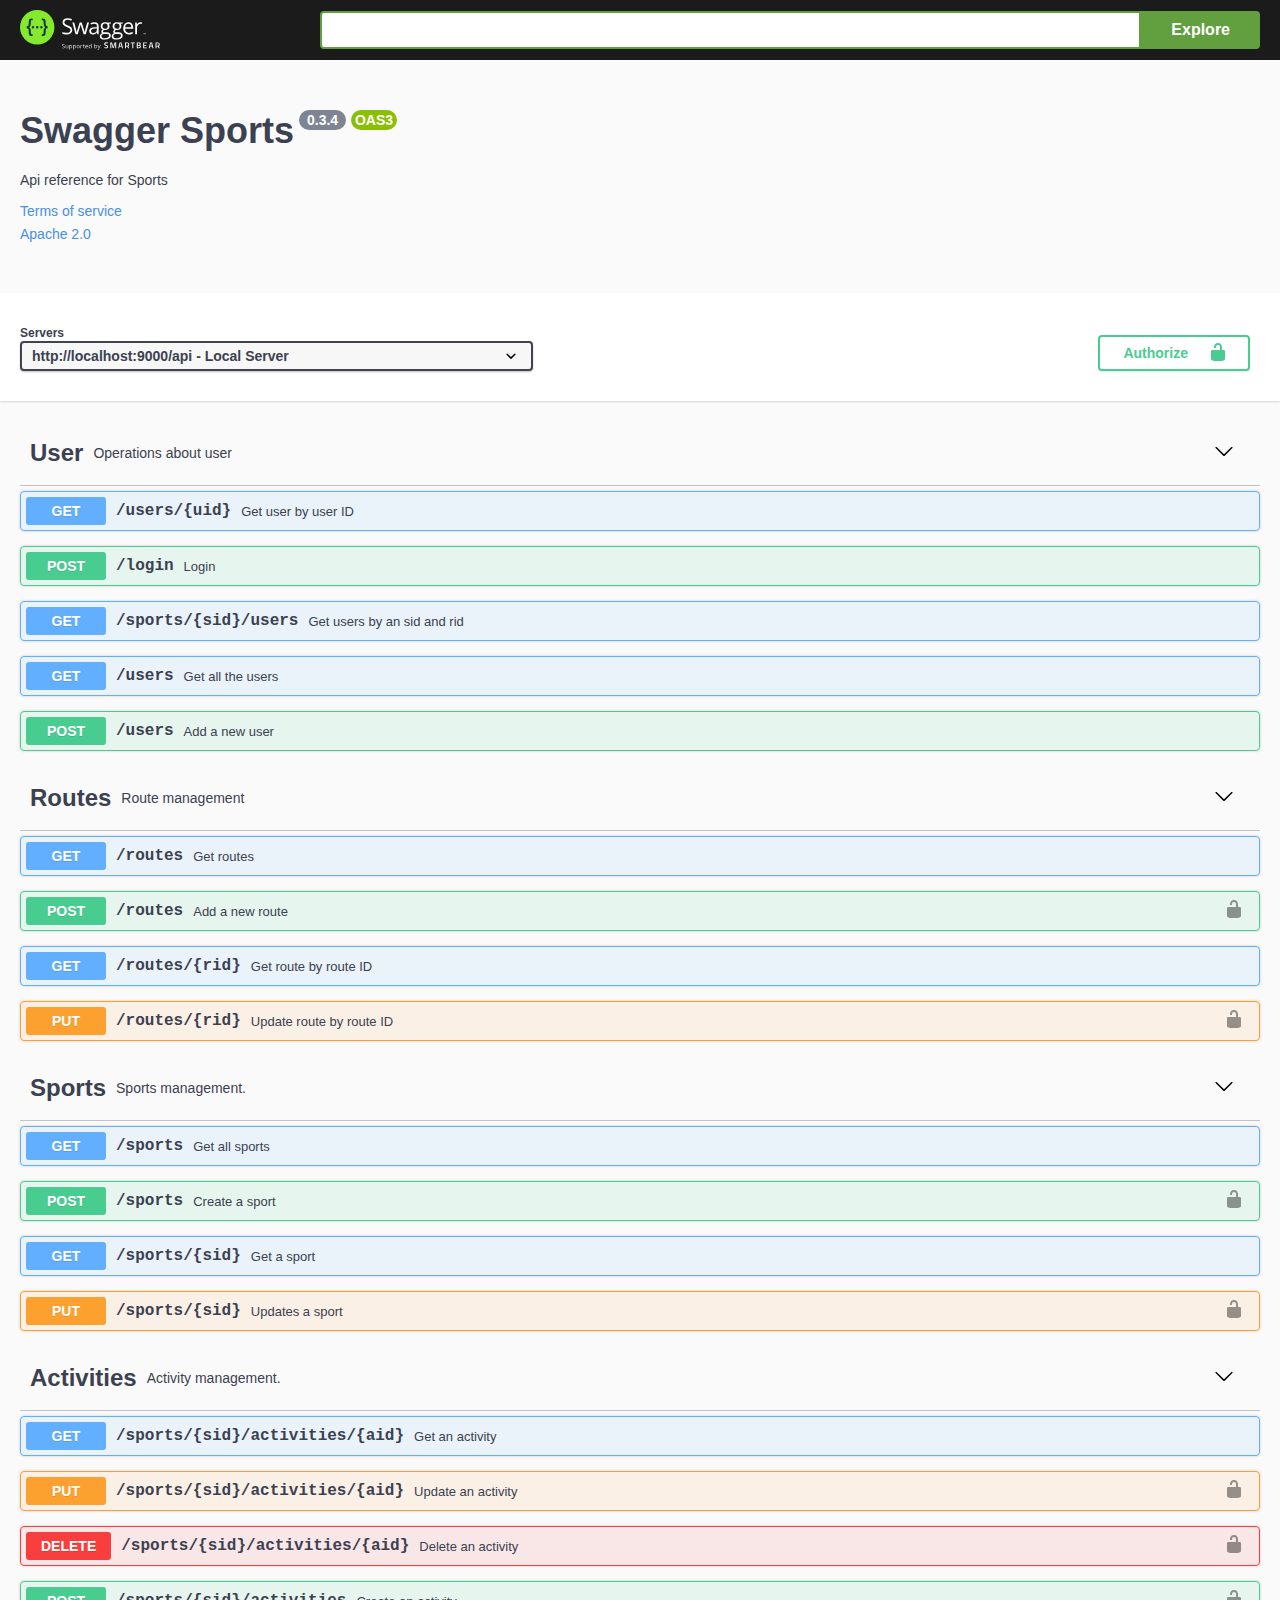
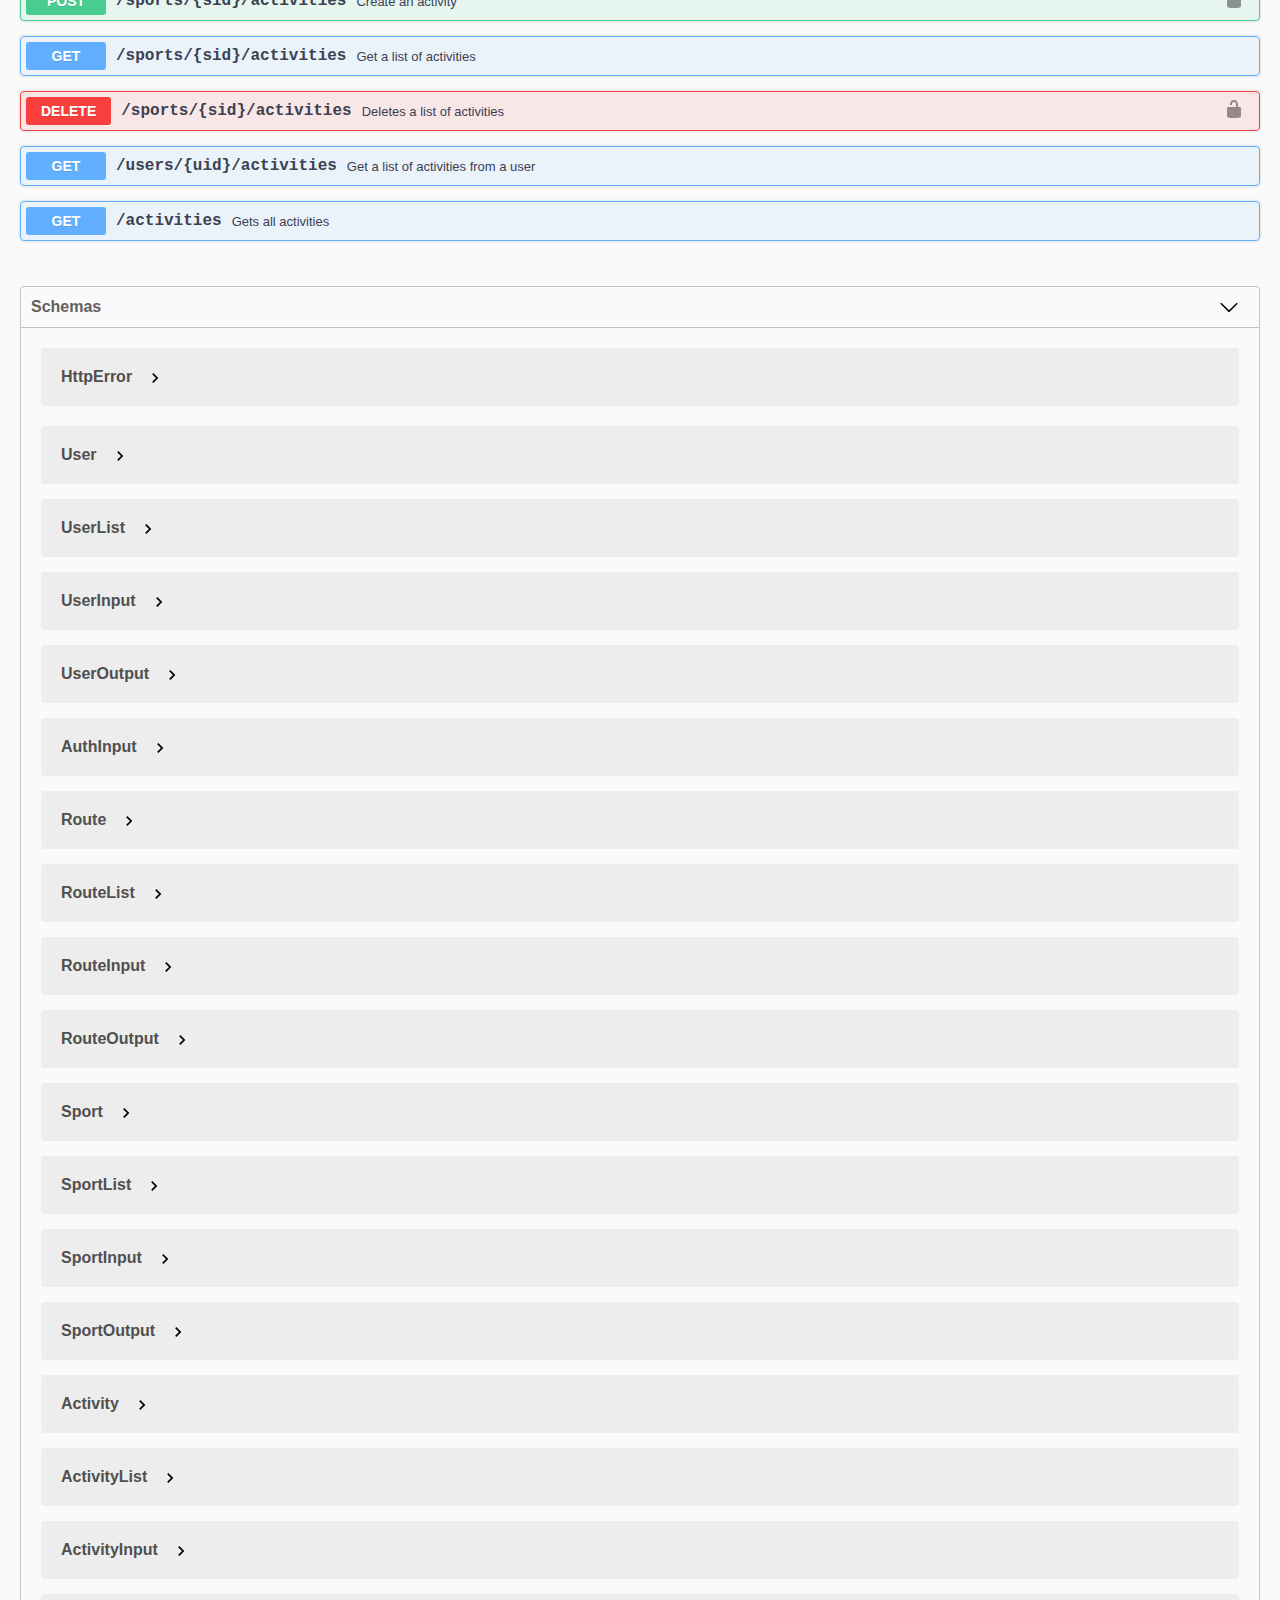
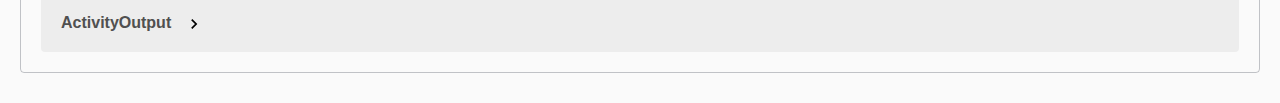
<file: src/main/resources/public/swagger-ui/index.html>
<!-- HTML for static distribution bundle build -->
<!DOCTYPE html>
<html lang="en">
  <head>
      <meta charset="UTF-8">
      <title>Swagger UI</title>
      <link rel="stylesheet" type="text/css" href="./swagger-ui.css">
      <link rel="icon" type="image/png" href="./favicon-32x32.png" sizes="32x32"/>
      <link rel="icon" type="image/png" href="./favicon-16x16.png" sizes="16x16"/>
      <style>
          html {
              box-sizing: border-box;
              overflow: -moz-scrollbars-vertical;
              overflow-y: scroll;
          }

          *,
          *:before,
          *:after {
              box-sizing: inherit;
          }

          body {
              margin: 0;
              background: #fafafa;
          }
      </style>
  </head>

  <body>
  <div id="swagger-ui"></div>

  <script src="./swagger-ui-bundle.js" charset="UTF-8"></script>
  <script src="./swagger-ui-standalone-preset.js" charset="UTF-8"></script>
  <script>
      window.onload = function () {
          // Begin Swagger UI call region
          // End Swagger UI call region

          window.ui = SwaggerUIBundle({
              spec: /*intellij-swagger-spec-start*/{
                  "openapi": "3.0.2",
                  "info": {
                      "description": "Api reference for Sports",
                      "version": "0.3.4",
                      "title": "Swagger Sports",
                      "termsOfService": "https://swagger.io/terms/",
                      "license": {"name": "Apache 2.0", "url": "https://www.apache.org/licenses/LICENSE-2.0.html"}
                  },
                  "tags": [{"name": "User", "description": "Operations about user"}, {
                      "name": "Routes",
                      "description": "Route management"
                  }, {"name": "Sports", "description": "Sports management."}, {
                      "name": "Activities",
                      "description": "Activity management."
                  }],
                  "servers": [{
                      "url": "http://localhost:9000/api",
                      "description": "Local Server"
                  }, {"url": "https://isel-ls-2122-2-42d-g04.herokuapp.com/api", "description": "Production Server"}],
                  "paths": {
                      "/users/{uid}": {
                          "get": {
                              "tags": ["User"],
                              "summary": "Get user by user ID",
                              "description": "Gets a user by it's identifier",
                              "operationId": "getUserByID",
                              "parameters": [{
                                  "name": "uid",
                                  "in": "path",
                                  "description": "User's identifier.",
                                  "required": true,
                                  "schema": {"type": "integer"},
                                  "example": 20
                              }],
                              "responses": {
                                  "200": {
                                      "description": "successful operation",
                                      "content": {"application/json": {"schema": {"$ref": "#/components/schemas/User"}}}
                                  },
                                  "404": {
                                      "description": "User not found",
                                      "content": {"application/json": {"schema": {"$ref": "#/components/schemas/HttpError"}}}
                                  }
                              }
                          }
                      },
                      "/login": {
                          "post": {
                              "tags": ["User"],
                              "summary": "Login",
                              "description": "Gets a token for a user with the given email and password",
                              "operationId": "gettokenbyauth",
                              "requestBody": {
                                  "description": "Email of a user",
                                  "required": true,
                                  "content": {"application/json": {"schema": {"$ref": "#/components/schemas/AuthInput"}}}
                              },
                              "responses": {
                                  "200": {
                                      "description": "successful operation",
                                      "content": {"application/json": {"schema": {"$ref": "#/components/schemas/UserOutput"}}}
                                  },
                                  "400": {
                                      "description": "Invalid username supplied",
                                      "content": {"application/json": {"schema": {"$ref": "#/components/schemas/HttpError"}}}
                                  }
                              }
                          }
                      },
                      "/sports/{sid}/users": {
                          "get": {
                              "tags": ["User"],
                              "summary": "Get users by an sid and rid",
                              "description": "Gets a list of users having an Activity with the given sportID and routeID, the list is ordered ascendingly by Activity duration",
                              "operationId": "getUsersByActivity",
                              "parameters": [{
                                  "name": "sid",
                                  "in": "path",
                                  "description": "Sport's identifier.",
                                  "required": true,
                                  "schema": {"type": "integer"},
                                  "example": 0
                              }, {
                                  "name": "rid",
                                  "in": "query",
                                  "description": "Route's identifier.",
                                  "required": true,
                                  "schema": {"type": "integer"},
                                  "example": 0
                              }, {
                                  "name": "skip",
                                  "in": "query",
                                  "description": "The starting position of the subsequence to return",
                                  "required": false,
                                  "schema": {"type": "integer"},
                                  "example": 0
                              }, {
                                  "name": "limit",
                                  "in": "query",
                                  "description": "The length of the subsequence to return",
                                  "required": false,
                                  "schema": {"type": "integer"},
                                  "example": 0
                              }],
                              "responses": {
                                  "200": {
                                      "description": "successful operation",
                                      "content": {
                                          "application/json": {
                                              "schema": {
                                                  "type": "array",
                                                  "items": {"$ref": "#/components/schemas/User"}
                                              }
                                          }
                                      }
                                  },
                                  "404": {
                                      "description": "Users not found",
                                      "content": {"application/json": {"schema": {"$ref": "#/components/schemas/HttpError"}}}
                                  }
                              }
                          }
                      },
                      "/users": {
                          "get": {
                              "tags": ["User"],
                              "summary": "Get all the users",
                              "description": "Gets all the users",
                              "operationId": "getUsers",
                              "parameters": [{
                                  "name": "skip",
                                  "in": "query",
                                  "description": "The starting position of the subsequence to return",
                                  "required": false,
                                  "schema": {"type": "integer"},
                                  "example": 0
                              }, {
                                  "name": "limit",
                                  "in": "query",
                                  "description": "The length of the subsequence to return",
                                  "required": false,
                                  "schema": {"type": "integer"},
                                  "example": 0
                              }],
                              "responses": {
                                  "200": {
                                      "description": "successful operation",
                                      "content": {"application/json": {"schema": {"$ref": "#/components/schemas/UserList"}}}
                                  }
                              }
                          },
                          "post": {
                              "tags": ["User"],
                              "summary": "Add a new user",
                              "description": "Adds a new user with the given name and email and returns its identifier and auth token",
                              "operationId": "addUser",
                              "requestBody": {
                                  "description": "Name and Email to attribute to the user.",
                                  "required": true,
                                  "content": {"application/json": {"schema": {"$ref": "#/components/schemas/UserInput"}}}
                              },
                              "responses": {
                                  "201": {
                                      "description": "A user has been sucessfully created!",
                                      "content": {"application/json": {"schema": {"$ref": "#/components/schemas/UserOutput"}}}
                                  },
                                  "400": {
                                      "description": "A parameter is missing or is incorrect",
                                      "content": {"application/json": {"schema": {"$ref": "#/components/schemas/HttpError"}}}
                                  }
                              }
                          }
                      },
                      "/routes": {
                          "get": {
                              "tags": ["Routes"],
                              "summary": "Get routes",
                              "description": "Gets all the routes if no search parameters are given, otherwise gets the routes that match the given parameters",
                              "operationId": "getRoutes",
                              "parameters": [{
                                  "name": "skip",
                                  "in": "query",
                                  "description": "The starting position of the subsequence to return",
                                  "required": false,
                                  "schema": {"type": "integer"},
                                  "example": 0
                              }, {
                                  "name": "limit",
                                  "in": "query",
                                  "description": "The length of the subsequence to return",
                                  "required": false,
                                  "schema": {"type": "integer"},
                                  "example": 0
                              }, {
                                  "name": "startLocation",
                                  "in": "query",
                                  "description": "a location to search for",
                                  "required": false,
                                  "schema": {"type": "string"},
                                  "example": "Lisboa"
                              }, {
                                  "name": "endLocation",
                                  "in": "query",
                                  "description": "a location to search for",
                                  "required": false,
                                  "schema": {"type": "string"},
                                  "example": "Porto"
                              }],
                              "responses": {
                                  "200": {
                                      "description": "sucessfull operation",
                                      "content": {"application/json": {"schema": {"$ref": "#/components/schemas/RouteList"}}}
                                  }
                              }
                          },
                          "post": {
                              "tags": ["Routes"],
                              "summary": "Add a new route",
                              "description": "Adds a route",
                              "security": [{"bearerAuth": []}],
                              "operationId": "addRoute",
                              "requestBody": {
                                  "description": "start location, end location and distance to attribute to a route",
                                  "required": true,
                                  "content": {"application/json": {"schema": {"$ref": "#/components/schemas/RouteInput"}}}
                              },
                              "responses": {
                                  "201": {
                                      "description": "A route has been sucessfully created!",
                                      "content": {"application/json": {"schema": {"$ref": "#/components/schemas/RouteOutput"}}}
                                  },
                                  "400": {
                                      "description": "A parameter is missing or is incorrect",
                                      "content": {"application/json": {"schema": {"$ref": "#/components/schemas/HttpError"}}}
                                  },
                                  "401": {
                                      "description": "Unauthenticated",
                                      "content": {"application/json": {"schema": {"$ref": "#/components/schemas/HttpError"}}}
                                  }
                              }
                          }
                      },
                      "/routes/{rid}": {
                          "get": {
                              "tags": ["Routes"],
                              "summary": "Get route by route ID",
                              "description": "Gets a route by it's identifier",
                              "operationId": "getRouteByID",
                              "parameters": [{
                                  "name": "rid",
                                  "in": "path",
                                  "description": "Route's identifier.",
                                  "required": true,
                                  "schema": {"type": "integer"},
                                  "example": "10"
                              }],
                              "responses": {
                                  "200": {
                                      "description": "successful operation",
                                      "content": {"application/json": {"schema": {"$ref": "#/components/schemas/Route"}}}
                                  },
                                  "404": {
                                      "description": "Route not found",
                                      "content": {"application/json": {"schema": {"$ref": "#/components/schemas/HttpError"}}}
                                  }
                              }
                          },
                          "put": {
                              "tags": ["Routes"],
                              "summary": "Update route by route ID",
                              "description": "Updates a route by it's identifier",
                              "operationId": "updateRouteByID",
                              "security": [{"bearerAuth": []}],
                              "parameters": [{
                                  "name": "rid",
                                  "in": "path",
                                  "description": "Route's identifier.",
                                  "required": true,
                                  "schema": {"type": "integer"},
                                  "example": "10"
                              }],
                              "requestBody": {
                                  "description": "Route's new information",
                                  "required": true,
                                  "content": {"application/json": {"schema": {"$ref": "#/components/schemas/Route"}}}
                              },
                              "responses": {
                                  "200": {
                                      "description": "successful operation",
                                      "content": {"application/json": {"schema": {"$ref": "#/components/schemas/Route"}}}
                                  },
                                  "404": {
                                      "description": "Route not found",
                                      "content": {"application/json": {"schema": {"$ref": "#/components/schemas/HttpError"}}}
                                  }
                              }
                          }
                      },
                      "/sports": {
                          "get": {
                              "tags": ["Sports"],
                              "summary": "Get all sports",
                              "description": "Gets all the sports.",
                              "operationId": "getsports",
                              "parameters": [{
                                  "name": "search",
                                  "in": "query",
                                  "description": "The text introduced for search purposes",
                                  "required": false,
                                  "schema": {"type": "string"},
                                  "example": "football"
                              }, {
                                  "name": "skip",
                                  "in": "query",
                                  "description": "The starting position of the subsequence to return",
                                  "required": false,
                                  "schema": {"type": "integer"},
                                  "example": 0
                              }, {
                                  "name": "limit",
                                  "in": "query",
                                  "description": "The length of the subsequence to return",
                                  "required": false,
                                  "schema": {"type": "integer"},
                                  "example": 0
                              }],
                              "responses": {
                                  "200": {
                                      "description": "sucessfull operation",
                                      "content": {"application/json": {"schema": {"$ref": "#/components/schemas/SportList"}}}
                                  }
                              }
                          },
                          "post": {
                              "tags": ["Sports"],
                              "summary": "Create a sport",
                              "description": "Create a sport with a name and description",
                              "security": [{"bearerAuth": []}],
                              "operationId": "createsport",
                              "requestBody": {
                                  "description": "start location, end location and distance to attribute to a route",
                                  "required": true,
                                  "content": {"application/json": {"schema": {"$ref": "#/components/schemas/SportInput"}}}
                              },
                              "responses": {
                                  "200": {
                                      "description": "Sport created successfully",
                                      "content": {"application/json": {"schema": {"$ref": "#/components/schemas/SportOutput"}}}
                                  },
                                  "400": {
                                      "description": "A required parameter is missing or is incorrect",
                                      "content": {"application/json": {"schema": {"$ref": "#/components/schemas/HttpError"}}}
                                  }
                              }
                          }
                      },
                      "/sports/{sid}/activities/{aid}": {
                          "get": {
                              "tags": ["Activities"],
                              "summary": "Get an activity",
                              "description": "Gets an activity associated to the given id",
                              "parameters": [{
                                  "name": "aid",
                                  "in": "path",
                                  "description": "Activity's identifier.",
                                  "required": true,
                                  "schema": {"type": "integer"},
                                  "example": "1234"
                              }, {
                                  "name": "sid",
                                  "in": "path",
                                  "description": "Sport's identifier.",
                                  "required": true,
                                  "schema": {"type": "integer"},
                                  "example": "1234"
                              }],
                              "responses": {
                                  "200": {
                                      "description": "Successful operation",
                                      "content": {"application/json": {"schema": {"$ref": "#/components/schemas/Activity"}}}
                                  },
                                  "401": {
                                      "description": "Unauthenticated",
                                      "content": {"application/json": {"schema": {"$ref": "#/components/schemas/HttpError"}}}
                                  },
                                  "403": {
                                      "description": "token doesn't belong to the user that created the activity",
                                      "content": {"application/json": {"schema": {"$ref": "#/components/schemas/HttpError"}}}
                                  },
                                  "404": {
                                      "description": "Activity not found",
                                      "content": {"application/json": {"schema": {"$ref": "#/components/schemas/HttpError"}}}
                                  }
                              }
                          },
                          "put": {
                              "tags": ["Activities"],
                              "summary": "Update an activity",
                              "description": "Updates an activity by id",
                              "security": [{"bearerAuth": []}],
                              "operationId": "updateactivity",
                              "parameters": [{
                                  "name": "sid",
                                  "in": "path",
                                  "description": "Sport's identifier.",
                                  "required": true,
                                  "schema": {"type": "integer"},
                                  "example": 123
                              }, {
                                  "name": "aid",
                                  "in": "path",
                                  "description": "Activity's identifier.",
                                  "required": true,
                                  "schema": {"type": "integer", "example": 123}
                              }],
                              "requestBody": {"content": {"application/json": {"schema": {"$ref": "#/components/schemas/ActivityInput"}}}},
                              "responses": {
                                  "204": {"description": "Successfull operation"},
                                  "401": {
                                      "description": "Unauthorized",
                                      "content": {"application/json": {"schema": {"$ref": "#/components/schemas/HttpError"}}}
                                  },
                                  "403": {
                                      "description": "Token doesn't belong to the user that created the activity",
                                      "content": {"application/json": {"schema": {"$ref": "#/components/schemas/HttpError"}}}
                                  },
                                  "404": {
                                      "description": "Activity not found",
                                      "content": {"application/json": {"schema": {"$ref": "#/components/schemas/HttpError"}}}
                                  }
                              }
                          },
                          "delete": {
                              "tags": ["Activities"],
                              "summary": "Delete an activity",
                              "description": "Deletes an activity by id",
                              "security": [{"bearerAuth": []}],
                              "parameters": [{
                                  "name": "sid",
                                  "in": "path",
                                  "description": "Sport's identifier.",
                                  "required": true,
                                  "schema": {"type": "integer"},
                                  "example": "1234154"
                              }, {
                                  "name": "aid",
                                  "in": "path",
                                  "description": "Activity's identifier.",
                                  "required": true,
                                  "schema": {"type": "integer"},
                                  "example": 89
                              }],
                              "responses": {
                                  "204": {"description": "Activity deleted successfully"},
                                  "404": {
                                      "description": "Sport or Activity not found",
                                      "content": {"application/json": {"schema": {"$ref": "#/components/schemas/HttpError"}}}
                                  },
                                  "401": {
                                      "description": "Invalid, missing token or token not belonging to the user that created the activity",
                                      "content": {"application/json": {"schema": {"$ref": "#/components/schemas/HttpError"}}}
                                  }
                              }
                          }
                      },
                      "/sports/{sid}/activities": {
                          "post": {
                              "tags": ["Activities"],
                              "summary": "Create an activity",
                              "description": "Creates a new activity associated to a sport",
                              "security": [{"bearerAuth": []}],
                              "requestBody": {
                                  "description": "duration (format: hh:mm:ss.fff), date and route id(optional) to be attributed to an activity",
                                  "required": true,
                                  "content": {"application/json": {"schema": {"$ref": "#/components/schemas/ActivityInput"}}}
                              },
                              "parameters": [{
                                  "name": "sid",
                                  "in": "path",
                                  "description": "Sport's identifier.",
                                  "required": true,
                                  "schema": {"type": "integer"},
                                  "example": 34
                              }, {
                                  "name": "skip",
                                  "in": "query",
                                  "description": "The starting position of the subsequence to return",
                                  "required": false,
                                  "schema": {"type": "integer"},
                                  "example": 0
                              }, {
                                  "name": "limit",
                                  "in": "query",
                                  "description": "The length of the subsequence to return",
                                  "required": false,
                                  "schema": {"type": "integer"},
                                  "example": 0
                              }],
                              "responses": {
                                  "201": {
                                      "description": "Created",
                                      "content": {"application/json": {"schema": {"$ref": "#/components/schemas/ActivityOutput"}}}
                                  },
                                  "400": {
                                      "description": "A required parameter is missing or is incorrect",
                                      "content": {"application/json": {"schema": {"$ref": "#/components/schemas/HttpError"}}}
                                  }
                              }
                          },
                          "get": {
                              "tags": ["Activities"],
                              "summary": "Get a list of activities",
                              "description": "Gets the activities that the sports match the given id",
                              "operationId": "getActivities",
                              "parameters": [{
                                  "name": "sid",
                                  "in": "path",
                                  "description": "Sport's identifier.",
                                  "required": true,
                                  "schema": {"type": "integer"},
                                  "example": 67
                              }, {
                                  "name": "rid",
                                  "in": "query",
                                  "description": "Route's identifier.",
                                  "required": false,
                                  "schema": {"type": "integer"},
                                  "example": 45
                              }, {
                                  "name": "date",
                                  "in": "query",
                                  "description": "Date.",
                                  "required": false,
                                  "schema": {"type": "string"},
                                  "example": "2002-12-31"
                              }, {
                                  "name": "orderBy",
                                  "in": "query",
                                  "description": "order method.",
                                  "required": true,
                                  "schema": {"type": "string"},
                                  "example": "ascending or descending"
                              }, {
                                  "name": "skip",
                                  "in": "query",
                                  "description": "The starting position of the subsequence to return",
                                  "required": false,
                                  "schema": {"type": "integer"},
                                  "example": 0
                              }, {
                                  "name": "limit",
                                  "in": "query",
                                  "description": "The length of the subsequence to return",
                                  "required": false,
                                  "schema": {"type": "integer"},
                                  "example": 0
                              }],
                              "responses": {
                                  "200": {
                                      "description": "sucessfull operation",
                                      "content": {"application/json": {"schema": {"$ref": "#/components/schemas/ActivityList"}}}
                                  },
                                  "400": {
                                      "description": "A required parameter is missing or is incorrect",
                                      "content": {"application/json": {"schema": {"$ref": "#/components/schemas/HttpError"}}}
                                  }
                              }
                          },
                          "delete": {
                              "tags": ["Activities"],
                              "summary": "Deletes a list of activities",
                              "description": "Deletes a list of activties by their IDs. This operation is atomic.",
                              "security": [{"bearerAuth": []}],
                              "operationId": "deleteActivities",
                              "parameters": [{
                                  "name": "sid",
                                  "in": "path",
                                  "description": "Sport's identifier.",
                                  "required": true,
                                  "schema": {"type": "integer"},
                                  "example": 67
                              }, {
                                  "name": "activityIDs",
                                  "in": "query",
                                  "description": "A list of activity IDs split by commas",
                                  "required": true,
                                  "schema": {"type": "string"},
                                  "example": "12,31,2,3"
                              }],
                              "responses": {
                                  "204": {"description": "Activities deleted successfully"},
                                  "404": {
                                      "description": "An Activity id was not found",
                                      "content": {"application/json": {"schema": {"$ref": "#/components/schemas/HttpError"}}}
                                  },
                                  "401": {
                                      "description": "Invalid, missing token or token not belonging to the user that created the activity",
                                      "content": {"application/json": {"schema": {"$ref": "#/components/schemas/HttpError"}}}
                                  }
                              }
                          }
                      },
                      "/sports/{sid}": {
                          "get": {
                              "tags": ["Sports"],
                              "summary": "Get a sport",
                              "description": "Gets a sport by id",
                              "operationId": "getsport",
                              "parameters": [{
                                  "name": "sid",
                                  "in": "path",
                                  "description": "Sport's identifier.",
                                  "required": true,
                                  "schema": {"type": "integer"},
                                  "example": 123
                              }],
                              "responses": {
                                  "200": {
                                      "description": "sucessfull operation",
                                      "content": {"application/json": {"schema": {"$ref": "#/components/schemas/Sport"}}}
                                  },
                                  "404": {
                                      "description": "Sport not found",
                                      "content": {"application/json": {"schema": {"$ref": "#/components/schemas/HttpError"}}}
                                  }
                              }
                          },
                          "put": {
                              "tags": ["Sports"],
                              "summary": "Updates a sport",
                              "description": "Updates a sport by id",
                              "operationId": "updatesport",
                              "security": [{"bearerAuth": []}],
                              "parameters": [{
                                  "name": "sid",
                                  "in": "path",
                                  "description": "Sport's identifier.",
                                  "required": true,
                                  "schema": {"type": "integer"},
                                  "example": 123
                              }],
                              "requestBody": {"content": {"application/json": {"schema": {"$ref": "#/components/schemas/SportInput"}}}},
                              "responses": {
                                  "204": {"description": "sucessfull operation"},
                                  "404": {
                                      "description": "Sport not found",
                                      "content": {"application/json": {"schema": {"$ref": "#/components/schemas/HttpError"}}}
                                  }
                              }
                          }
                      },
                      "/users/{uid}/activities": {
                          "get": {
                              "tags": ["Activities"],
                              "summary": "Get a list of activities from a user",
                              "description": "Gets the activities that the user match the given id",
                              "operationId": "getActivitiesfromuser",
                              "parameters": [{
                                  "name": "uid",
                                  "in": "path",
                                  "description": "User's identifier.",
                                  "required": true,
                                  "schema": {"type": "integer"},
                                  "example": 14
                              }, {
                                  "name": "skip",
                                  "in": "query",
                                  "description": "The starting position of the subsequence to return",
                                  "required": false,
                                  "schema": {"type": "integer"},
                                  "example": 0
                              }, {
                                  "name": "limit",
                                  "in": "query",
                                  "description": "The length of the subsequence to return",
                                  "required": false,
                                  "schema": {"type": "integer"},
                                  "example": 0
                              }],
                              "responses": {
                                  "200": {
                                      "description": "sucessfull operation",
                                      "content": {"application/json": {"schema": {"$ref": "#/components/schemas/ActivityList"}}}
                                  },
                                  "404": {
                                      "description": "User not found",
                                      "content": {"application/json": {"schema": {"$ref": "#/components/schemas/HttpError"}}}
                                  }
                              }
                          }
                      },
                      "/activities": {
                          "get": {
                              "tags": ["Activities"],
                              "summary": "Gets all activities",
                              "description": "Gets all existing Activities",
                              "operationId": "geAllActivities",
                              "parameters": [{
                                  "name": "skip",
                                  "in": "query",
                                  "description": "The starting position of the subsequence to return",
                                  "required": false,
                                  "schema": {"type": "integer"},
                                  "example": 0
                              }, {
                                  "name": "limit",
                                  "in": "query",
                                  "description": "The length of the subsequence to return",
                                  "required": false,
                                  "schema": {"type": "integer"},
                                  "example": 0
                              }],
                              "responses": {
                                  "200": {
                                      "description": "sucessfull operation",
                                      "content": {"application/json": {"schema": {"$ref": "#/components/schemas/ActivityList"}}}
                                  }
                              }
                          }
                      }
                  },
                  "components": {
                      "securitySchemes": {"bearerAuth": {"type": "http", "scheme": "bearer"}}, "schemas": {
                          "HttpError": {
                              "type": "object",
                              "properties": {
                                  "code": {"type": "integer", "example": 2000},
                                  "message": {"type": "string", "example": "Invalid parameter: email"}
                              }
                          },
                          "User": {
                              "type": "object",
                              "properties": {
                                  "name": {"type": "string", "example": "guest"},
                                  "email": {"type": "string", "example": "guest@gmail.com"},
                                  "id": {"type": "integer", "example": 14}
                              }
                          },
                          "UserList": {
                              "type": "object",
                              "properties": {"users": {"type": "array", "items": {"$ref": "#/components/schemas/User"}}}
                          },
                          "UserInput": {
                              "type": "object",
                              "properties": {
                                  "name": {"type": "string", "example": "testUser"},
                                  "email": {"type": "string", "example": "email@gmail.com"},
                                  "password": {"type": "string", "example": "password"}
                              }
                          },
                          "UserOutput": {
                              "type": "object",
                              "properties": {
                                  "authToken": {
                                      "type": "string",
                                      "example": "10a3fa15-6c12-43d0-9112-caa7eddf3249"
                                  }, "id": {"type": "integer", "example": 45}
                              }
                          },
                          "AuthInput": {
                              "type": "object",
                              "properties": {
                                  "email": {"type": "string", "example": "guest@email.com"},
                                  "password": {"type": "string", "example": "user_password"}
                              }
                          },
                          "Route": {
                              "type": "object",
                              "properties": {
                                  "id": {"type": "integer", "example": 78},
                                  "startLocation": {"type": "string", "example": "Lisboa"},
                                  "endLocation": {"type": "string", "example": "Fátima"},
                                  "distance": {"type": "number", "example": 20.0},
                                  "user": {"type": "integer", "example": 45}
                              }
                          },
                          "RouteList": {
                              "type": "object",
                              "properties": {
                                  "routes": {
                                      "type": "array",
                                      "items": {"$ref": "#/components/schemas/Route"}
                                  }
                              }
                          },
                          "RouteInput": {
                              "type": "object",
                              "properties": {
                                  "startLocation": {"type": "string", "example": "Lisboa"},
                                  "endLocation": {"type": "string", "example": "Fátima"},
                                  "distance": {"type": "number", "example": 128.7}
                              }
                          },
                          "RouteOutput": {"type": "object", "properties": {"id": {"type": "integer", "example": 123}}},
                          "Sport": {
                              "type": "object",
                              "required": ["id", "name", "user"],
                              "properties": {
                                  "id": {"type": "integer", "example": 380},
                                  "name": {"type": "string", "example": "Football"},
                                  "description": {"type": "string", "example": "Game played with feet."},
                                  "user": {"type": "integer", "example": 14}
                              }
                          },
                          "SportList": {
                              "type": "object",
                              "properties": {
                                  "sports": {
                                      "type": "array",
                                      "items": {"$ref": "#/components/schemas/Sport"}
                                  }
                              }
                          },
                          "SportInput": {
                              "type": "object",
                              "required": ["name"],
                              "properties": {
                                  "name": {"type": "string", "example": "Football"},
                                  "description": {"type": "string", "example": "Game played with feet."}
                              }
                          },
                          "SportOutput": {
                              "type": "object",
                              "properties": {"id": {"type": "integer", "example": 12314}}
                          },
                          "Activity": {
                              "type": "object",
                              "required": ["id", "date", "duration", "sport", "user"],
                              "properties": {
                                  "id": {"type": "integer", "example": 240},
                                  "date": {"type": "string", "example": "2002-05-20"},
                                  "duration": {"type": "string", "example": "02:10:32.123"},
                                  "sport": {"type": "integer", "example": 56},
                                  "route": {"type": "integer", "example": 25},
                                  "user": {"type": "integer", "example": 24}
                              }
                          },
                          "ActivityList": {
                              "type": "object",
                              "properties": {
                                  "activities": {
                                      "type": "array",
                                      "items": {"$ref": "#/components/schemas/Activity"}
                                  }
                              }
                          },
                          "ActivityInput": {
                              "type": "object",
                              "required": ["duration", "date"],
                              "properties": {
                                  "duration": {"type": "string", "example": "10:10:10.555"},
                                  "date": {"type": "string", "example": "2000-12-31"},
                                  "rid": {"type": "string", "example": "123"}
                              }
                          },
                          "ActivityOutput": {
                              "type": "object",
                              "properties": {"id": {"type": "integer", "example": 123141245}}
                          }
                      }
                  }
              }/*intellij-swagger-spec-end*/,
              validatorUrl: null,
              dom_id: '#swagger-ui',
              deepLinking: true,
              presets: [
                  SwaggerUIBundle.presets.apis,
                  SwaggerUIStandalonePreset
              ],
              plugins: [
                  SwaggerUIBundle.plugins.DownloadUrl
              ],
              layout: "StandaloneLayout"
          })
      }
  </script>
  </body>
</html>
</file>
<file: src/main/resources/public/swagger-ui/swagger-ui.css>
.swagger-ui{
  /*! normalize.css v7.0.0 | MIT License | github.com/necolas/normalize.css */font-family:sans-serif;color:#3b4151}.swagger-ui html{line-height:1.15;-ms-text-size-adjust:100%;-webkit-text-size-adjust:100%}.swagger-ui body{margin:0}.swagger-ui article,.swagger-ui aside,.swagger-ui footer,.swagger-ui header,.swagger-ui nav,.swagger-ui section{display:block}.swagger-ui h1{font-size:2em;margin:.67em 0}.swagger-ui figcaption,.swagger-ui figure,.swagger-ui main{display:block}.swagger-ui figure{margin:1em 40px}.swagger-ui hr{box-sizing:content-box;height:0;overflow:visible}.swagger-ui pre{font-family:monospace,monospace;font-size:1em}.swagger-ui a{background-color:transparent;-webkit-text-decoration-skip:objects}.swagger-ui abbr[title]{border-bottom:none;text-decoration:underline;-webkit-text-decoration:underline dotted;text-decoration:underline dotted}.swagger-ui b,.swagger-ui strong{font-weight:inherit;font-weight:bolder}.swagger-ui code,.swagger-ui kbd,.swagger-ui samp{font-family:monospace,monospace;font-size:1em}.swagger-ui dfn{font-style:italic}.swagger-ui mark{background-color:#ff0;color:#000}.swagger-ui small{font-size:80%}.swagger-ui sub,.swagger-ui sup{font-size:75%;line-height:0;position:relative;vertical-align:baseline}.swagger-ui sub{bottom:-.25em}.swagger-ui sup{top:-.5em}.swagger-ui audio,.swagger-ui video{display:inline-block}.swagger-ui audio:not([controls]){display:none;height:0}.swagger-ui img{border-style:none}.swagger-ui svg:not(:root){overflow:hidden}.swagger-ui button,.swagger-ui input,.swagger-ui optgroup,.swagger-ui select,.swagger-ui textarea{font-family:sans-serif;font-size:100%;line-height:1.15;margin:0}.swagger-ui button,.swagger-ui input{overflow:visible}.swagger-ui button,.swagger-ui select{text-transform:none}.swagger-ui [type=reset],.swagger-ui [type=submit],.swagger-ui button,.swagger-ui html [type=button]{-webkit-appearance:button}.swagger-ui [type=button]::-moz-focus-inner,.swagger-ui [type=reset]::-moz-focus-inner,.swagger-ui [type=submit]::-moz-focus-inner,.swagger-ui button::-moz-focus-inner{border-style:none;padding:0}.swagger-ui [type=button]:-moz-focusring,.swagger-ui [type=reset]:-moz-focusring,.swagger-ui [type=submit]:-moz-focusring,.swagger-ui button:-moz-focusring{outline:1px dotted ButtonText}.swagger-ui fieldset{padding:.35em .75em .625em}.swagger-ui legend{box-sizing:border-box;color:inherit;display:table;max-width:100%;padding:0;white-space:normal}.swagger-ui progress{display:inline-block;vertical-align:baseline}.swagger-ui textarea{overflow:auto}.swagger-ui [type=checkbox],.swagger-ui [type=radio]{box-sizing:border-box;padding:0}.swagger-ui [type=number]::-webkit-inner-spin-button,.swagger-ui [type=number]::-webkit-outer-spin-button{height:auto}.swagger-ui [type=search]{-webkit-appearance:textfield;outline-offset:-2px}.swagger-ui [type=search]::-webkit-search-cancel-button,.swagger-ui [type=search]::-webkit-search-decoration{-webkit-appearance:none}.swagger-ui ::-webkit-file-upload-button{-webkit-appearance:button;font:inherit}.swagger-ui details,.swagger-ui menu{display:block}.swagger-ui summary{display:list-item}.swagger-ui canvas{display:inline-block}.swagger-ui template{display:none}.swagger-ui [hidden]{display:none}.swagger-ui .debug *{outline:1px solid gold}.swagger-ui .debug-white *{outline:1px solid #fff}.swagger-ui .debug-black *{outline:1px solid #000}.swagger-ui .debug-grid{background:transparent url([data-uri]) repeat 0 0}.swagger-ui .debug-grid-16{background:transparent url([data-uri]) repeat 0 0}.swagger-ui .debug-grid-8-solid{background:#fff url([data-uri]) repeat 0 0}.swagger-ui .debug-grid-16-solid{background:#fff url([data-uri]) repeat 0 0}.swagger-ui .border-box,.swagger-ui a,.swagger-ui article,.swagger-ui body,.swagger-ui code,.swagger-ui dd,.swagger-ui div,.swagger-ui dl,.swagger-ui dt,.swagger-ui fieldset,.swagger-ui footer,.swagger-ui form,.swagger-ui h1,.swagger-ui h2,.swagger-ui h3,.swagger-ui h4,.swagger-ui h5,.swagger-ui h6,.swagger-ui header,.swagger-ui html,.swagger-ui input[type=email],.swagger-ui input[type=number],.swagger-ui input[type=password],.swagger-ui input[type=tel],.swagger-ui input[type=text],.swagger-ui input[type=url],.swagger-ui legend,.swagger-ui li,.swagger-ui main,.swagger-ui ol,.swagger-ui p,.swagger-ui pre,.swagger-ui section,.swagger-ui table,.swagger-ui td,.swagger-ui textarea,.swagger-ui th,.swagger-ui tr,.swagger-ui ul{box-sizing:border-box}.swagger-ui .aspect-ratio{height:0;position:relative}.swagger-ui .aspect-ratio--16x9{padding-bottom:56.25%}.swagger-ui .aspect-ratio--9x16{padding-bottom:177.77%}.swagger-ui .aspect-ratio--4x3{padding-bottom:75%}.swagger-ui .aspect-ratio--3x4{padding-bottom:133.33%}.swagger-ui .aspect-ratio--6x4{padding-bottom:66.6%}.swagger-ui .aspect-ratio--4x6{padding-bottom:150%}.swagger-ui .aspect-ratio--8x5{padding-bottom:62.5%}.swagger-ui .aspect-ratio--5x8{padding-bottom:160%}.swagger-ui .aspect-ratio--7x5{padding-bottom:71.42%}.swagger-ui .aspect-ratio--5x7{padding-bottom:140%}.swagger-ui .aspect-ratio--1x1{padding-bottom:100%}.swagger-ui .aspect-ratio--object{position:absolute;top:0;right:0;bottom:0;left:0;width:100%;height:100%;z-index:100}@media screen and (min-width:30em){.swagger-ui .aspect-ratio-ns{height:0;position:relative}.swagger-ui .aspect-ratio--16x9-ns{padding-bottom:56.25%}.swagger-ui .aspect-ratio--9x16-ns{padding-bottom:177.77%}.swagger-ui .aspect-ratio--4x3-ns{padding-bottom:75%}.swagger-ui .aspect-ratio--3x4-ns{padding-bottom:133.33%}.swagger-ui .aspect-ratio--6x4-ns{padding-bottom:66.6%}.swagger-ui .aspect-ratio--4x6-ns{padding-bottom:150%}.swagger-ui .aspect-ratio--8x5-ns{padding-bottom:62.5%}.swagger-ui .aspect-ratio--5x8-ns{padding-bottom:160%}.swagger-ui .aspect-ratio--7x5-ns{padding-bottom:71.42%}.swagger-ui .aspect-ratio--5x7-ns{padding-bottom:140%}.swagger-ui .aspect-ratio--1x1-ns{padding-bottom:100%}.swagger-ui .aspect-ratio--object-ns{position:absolute;top:0;right:0;bottom:0;left:0;width:100%;height:100%;z-index:100}}@media screen and (min-width:30em) and (max-width:60em){.swagger-ui .aspect-ratio-m{height:0;position:relative}.swagger-ui .aspect-ratio--16x9-m{padding-bottom:56.25%}.swagger-ui .aspect-ratio--9x16-m{padding-bottom:177.77%}.swagger-ui .aspect-ratio--4x3-m{padding-bottom:75%}.swagger-ui .aspect-ratio--3x4-m{padding-bottom:133.33%}.swagger-ui .aspect-ratio--6x4-m{padding-bottom:66.6%}.swagger-ui .aspect-ratio--4x6-m{padding-bottom:150%}.swagger-ui .aspect-ratio--8x5-m{padding-bottom:62.5%}.swagger-ui .aspect-ratio--5x8-m{padding-bottom:160%}.swagger-ui .aspect-ratio--7x5-m{padding-bottom:71.42%}.swagger-ui .aspect-ratio--5x7-m{padding-bottom:140%}.swagger-ui .aspect-ratio--1x1-m{padding-bottom:100%}.swagger-ui .aspect-ratio--object-m{position:absolute;top:0;right:0;bottom:0;left:0;width:100%;height:100%;z-index:100}}@media screen and (min-width:60em){.swagger-ui .aspect-ratio-l{height:0;position:relative}.swagger-ui .aspect-ratio--16x9-l{padding-bottom:56.25%}.swagger-ui .aspect-ratio--9x16-l{padding-bottom:177.77%}.swagger-ui .aspect-ratio--4x3-l{padding-bottom:75%}.swagger-ui .aspect-ratio--3x4-l{padding-bottom:133.33%}.swagger-ui .aspect-ratio--6x4-l{padding-bottom:66.6%}.swagger-ui .aspect-ratio--4x6-l{padding-bottom:150%}.swagger-ui .aspect-ratio--8x5-l{padding-bottom:62.5%}.swagger-ui .aspect-ratio--5x8-l{padding-bottom:160%}.swagger-ui .aspect-ratio--7x5-l{padding-bottom:71.42%}.swagger-ui .aspect-ratio--5x7-l{padding-bottom:140%}.swagger-ui .aspect-ratio--1x1-l{padding-bottom:100%}.swagger-ui .aspect-ratio--object-l{position:absolute;top:0;right:0;bottom:0;left:0;width:100%;height:100%;z-index:100}}.swagger-ui img{max-width:100%}.swagger-ui .cover{background-size:cover!important}.swagger-ui .contain{background-size:contain!important}@media screen and (min-width:30em){.swagger-ui .cover-ns{background-size:cover!important}.swagger-ui .contain-ns{background-size:contain!important}}@media screen and (min-width:30em) and (max-width:60em){.swagger-ui .cover-m{background-size:cover!important}.swagger-ui .contain-m{background-size:contain!important}}@media screen and (min-width:60em){.swagger-ui .cover-l{background-size:cover!important}.swagger-ui .contain-l{background-size:contain!important}}.swagger-ui .bg-center{background-repeat:no-repeat;background-position:50%}.swagger-ui .bg-top{background-repeat:no-repeat;background-position:top}.swagger-ui .bg-right{background-repeat:no-repeat;background-position:100%}.swagger-ui .bg-bottom{background-repeat:no-repeat;background-position:bottom}.swagger-ui .bg-left{background-repeat:no-repeat;background-position:0}@media screen and (min-width:30em){.swagger-ui .bg-center-ns{background-repeat:no-repeat;background-position:50%}.swagger-ui .bg-top-ns{background-repeat:no-repeat;background-position:top}.swagger-ui .bg-right-ns{background-repeat:no-repeat;background-position:100%}.swagger-ui .bg-bottom-ns{background-repeat:no-repeat;background-position:bottom}.swagger-ui .bg-left-ns{background-repeat:no-repeat;background-position:0}}@media screen and (min-width:30em) and (max-width:60em){.swagger-ui .bg-center-m{background-repeat:no-repeat;background-position:50%}.swagger-ui .bg-top-m{background-repeat:no-repeat;background-position:top}.swagger-ui .bg-right-m{background-repeat:no-repeat;background-position:100%}.swagger-ui .bg-bottom-m{background-repeat:no-repeat;background-position:bottom}.swagger-ui .bg-left-m{background-repeat:no-repeat;background-position:0}}@media screen and (min-width:60em){.swagger-ui .bg-center-l{background-repeat:no-repeat;background-position:50%}.swagger-ui .bg-top-l{background-repeat:no-repeat;background-position:top}.swagger-ui .bg-right-l{background-repeat:no-repeat;background-position:100%}.swagger-ui .bg-bottom-l{background-repeat:no-repeat;background-position:bottom}.swagger-ui .bg-left-l{background-repeat:no-repeat;background-position:0}}.swagger-ui .outline{outline:1px solid}.swagger-ui .outline-transparent{outline:1px solid transparent}.swagger-ui .outline-0{outline:0}@media screen and (min-width:30em){.swagger-ui .outline-ns{outline:1px solid}.swagger-ui .outline-transparent-ns{outline:1px solid transparent}.swagger-ui .outline-0-ns{outline:0}}@media screen and (min-width:30em) and (max-width:60em){.swagger-ui .outline-m{outline:1px solid}.swagger-ui .outline-transparent-m{outline:1px solid transparent}.swagger-ui .outline-0-m{outline:0}}@media screen and (min-width:60em){.swagger-ui .outline-l{outline:1px solid}.swagger-ui .outline-transparent-l{outline:1px solid transparent}.swagger-ui .outline-0-l{outline:0}}.swagger-ui .ba{border-style:solid;border-width:1px}.swagger-ui .bt{border-top-style:solid;border-top-width:1px}.swagger-ui .br{border-right-style:solid;border-right-width:1px}.swagger-ui .bb{border-bottom-style:solid;border-bottom-width:1px}.swagger-ui .bl{border-left-style:solid;border-left-width:1px}.swagger-ui .bn{border-style:none;border-width:0}@media screen and (min-width:30em){.swagger-ui .ba-ns{border-style:solid;border-width:1px}.swagger-ui .bt-ns{border-top-style:solid;border-top-width:1px}.swagger-ui .br-ns{border-right-style:solid;border-right-width:1px}.swagger-ui .bb-ns{border-bottom-style:solid;border-bottom-width:1px}.swagger-ui .bl-ns{border-left-style:solid;border-left-width:1px}.swagger-ui .bn-ns{border-style:none;border-width:0}}@media screen and (min-width:30em) and (max-width:60em){.swagger-ui .ba-m{border-style:solid;border-width:1px}.swagger-ui .bt-m{border-top-style:solid;border-top-width:1px}.swagger-ui .br-m{border-right-style:solid;border-right-width:1px}.swagger-ui .bb-m{border-bottom-style:solid;border-bottom-width:1px}.swagger-ui .bl-m{border-left-style:solid;border-left-width:1px}.swagger-ui .bn-m{border-style:none;border-width:0}}@media screen and (min-width:60em){.swagger-ui .ba-l{border-style:solid;border-width:1px}.swagger-ui .bt-l{border-top-style:solid;border-top-width:1px}.swagger-ui .br-l{border-right-style:solid;border-right-width:1px}.swagger-ui .bb-l{border-bottom-style:solid;border-bottom-width:1px}.swagger-ui .bl-l{border-left-style:solid;border-left-width:1px}.swagger-ui .bn-l{border-style:none;border-width:0}}.swagger-ui .b--black{border-color:#000}.swagger-ui .b--near-black{border-color:#111}.swagger-ui .b--dark-gray{border-color:#333}.swagger-ui .b--mid-gray{border-color:#555}.swagger-ui .b--gray{border-color:#777}.swagger-ui .b--silver{border-color:#999}.swagger-ui .b--light-silver{border-color:#aaa}.swagger-ui .b--moon-gray{border-color:#ccc}.swagger-ui .b--light-gray{border-color:#eee}.swagger-ui .b--near-white{border-color:#f4f4f4}.swagger-ui .b--white{border-color:#fff}.swagger-ui .b--white-90{border-color:hsla(0,0%,100%,.9)}.swagger-ui .b--white-80{border-color:hsla(0,0%,100%,.8)}.swagger-ui .b--white-70{border-color:hsla(0,0%,100%,.7)}.swagger-ui .b--white-60{border-color:hsla(0,0%,100%,.6)}.swagger-ui .b--white-50{border-color:hsla(0,0%,100%,.5)}.swagger-ui .b--white-40{border-color:hsla(0,0%,100%,.4)}.swagger-ui .b--white-30{border-color:hsla(0,0%,100%,.3)}.swagger-ui .b--white-20{border-color:hsla(0,0%,100%,.2)}.swagger-ui .b--white-10{border-color:hsla(0,0%,100%,.1)}.swagger-ui .b--white-05{border-color:hsla(0,0%,100%,.05)}.swagger-ui .b--white-025{border-color:hsla(0,0%,100%,.025)}.swagger-ui .b--white-0125{border-color:hsla(0,0%,100%,.0125)}.swagger-ui .b--black-90{border-color:rgba(0,0,0,.9)}.swagger-ui .b--black-80{border-color:rgba(0,0,0,.8)}.swagger-ui .b--black-70{border-color:rgba(0,0,0,.7)}.swagger-ui .b--black-60{border-color:rgba(0,0,0,.6)}.swagger-ui .b--black-50{border-color:rgba(0,0,0,.5)}.swagger-ui .b--black-40{border-color:rgba(0,0,0,.4)}.swagger-ui .b--black-30{border-color:rgba(0,0,0,.3)}.swagger-ui .b--black-20{border-color:rgba(0,0,0,.2)}.swagger-ui .b--black-10{border-color:rgba(0,0,0,.1)}.swagger-ui .b--black-05{border-color:rgba(0,0,0,.05)}.swagger-ui .b--black-025{border-color:rgba(0,0,0,.025)}.swagger-ui .b--black-0125{border-color:rgba(0,0,0,.0125)}.swagger-ui .b--dark-red{border-color:#e7040f}.swagger-ui .b--red{border-color:#ff4136}.swagger-ui .b--light-red{border-color:#ff725c}.swagger-ui .b--orange{border-color:#ff6300}.swagger-ui .b--gold{border-color:#ffb700}.swagger-ui .b--yellow{border-color:gold}.swagger-ui .b--light-yellow{border-color:#fbf1a9}.swagger-ui .b--purple{border-color:#5e2ca5}.swagger-ui .b--light-purple{border-color:#a463f2}.swagger-ui .b--dark-pink{border-color:#d5008f}.swagger-ui .b--hot-pink{border-color:#ff41b4}.swagger-ui .b--pink{border-color:#ff80cc}.swagger-ui .b--light-pink{border-color:#ffa3d7}.swagger-ui .b--dark-green{border-color:#137752}.swagger-ui .b--green{border-color:#19a974}.swagger-ui .b--light-green{border-color:#9eebcf}.swagger-ui .b--navy{border-color:#001b44}.swagger-ui .b--dark-blue{border-color:#00449e}.swagger-ui .b--blue{border-color:#357edd}.swagger-ui .b--light-blue{border-color:#96ccff}.swagger-ui .b--lightest-blue{border-color:#cdecff}.swagger-ui .b--washed-blue{border-color:#f6fffe}.swagger-ui .b--washed-green{border-color:#e8fdf5}.swagger-ui .b--washed-yellow{border-color:#fffceb}.swagger-ui .b--washed-red{border-color:#ffdfdf}.swagger-ui .b--transparent{border-color:transparent}.swagger-ui .b--inherit{border-color:inherit}.swagger-ui .br0{border-radius:0}.swagger-ui .br1{border-radius:.125rem}.swagger-ui .br2{border-radius:.25rem}.swagger-ui .br3{border-radius:.5rem}.swagger-ui .br4{border-radius:1rem}.swagger-ui .br-100{border-radius:100%}.swagger-ui .br-pill{border-radius:9999px}.swagger-ui .br--bottom{border-top-left-radius:0;border-top-right-radius:0}.swagger-ui .br--top{border-bottom-left-radius:0;border-bottom-right-radius:0}.swagger-ui .br--right{border-top-left-radius:0;border-bottom-left-radius:0}.swagger-ui .br--left{border-top-right-radius:0;border-bottom-right-radius:0}@media screen and (min-width:30em){.swagger-ui .br0-ns{border-radius:0}.swagger-ui .br1-ns{border-radius:.125rem}.swagger-ui .br2-ns{border-radius:.25rem}.swagger-ui .br3-ns{border-radius:.5rem}.swagger-ui .br4-ns{border-radius:1rem}.swagger-ui .br-100-ns{border-radius:100%}.swagger-ui .br-pill-ns{border-radius:9999px}.swagger-ui .br--bottom-ns{border-top-left-radius:0;border-top-right-radius:0}.swagger-ui .br--top-ns{border-bottom-left-radius:0;border-bottom-right-radius:0}.swagger-ui .br--right-ns{border-top-left-radius:0;border-bottom-left-radius:0}.swagger-ui .br--left-ns{border-top-right-radius:0;border-bottom-right-radius:0}}@media screen and (min-width:30em) and (max-width:60em){.swagger-ui .br0-m{border-radius:0}.swagger-ui .br1-m{border-radius:.125rem}.swagger-ui .br2-m{border-radius:.25rem}.swagger-ui .br3-m{border-radius:.5rem}.swagger-ui .br4-m{border-radius:1rem}.swagger-ui .br-100-m{border-radius:100%}.swagger-ui .br-pill-m{border-radius:9999px}.swagger-ui .br--bottom-m{border-top-left-radius:0;border-top-right-radius:0}.swagger-ui .br--top-m{border-bottom-left-radius:0;border-bottom-right-radius:0}.swagger-ui .br--right-m{border-top-left-radius:0;border-bottom-left-radius:0}.swagger-ui .br--left-m{border-top-right-radius:0;border-bottom-right-radius:0}}@media screen and (min-width:60em){.swagger-ui .br0-l{border-radius:0}.swagger-ui .br1-l{border-radius:.125rem}.swagger-ui .br2-l{border-radius:.25rem}.swagger-ui .br3-l{border-radius:.5rem}.swagger-ui .br4-l{border-radius:1rem}.swagger-ui .br-100-l{border-radius:100%}.swagger-ui .br-pill-l{border-radius:9999px}.swagger-ui .br--bottom-l{border-top-left-radius:0;border-top-right-radius:0}.swagger-ui .br--top-l{border-bottom-left-radius:0;border-bottom-right-radius:0}.swagger-ui .br--right-l{border-top-left-radius:0;border-bottom-left-radius:0}.swagger-ui .br--left-l{border-top-right-radius:0;border-bottom-right-radius:0}}.swagger-ui .b--dotted{border-style:dotted}.swagger-ui .b--dashed{border-style:dashed}.swagger-ui .b--solid{border-style:solid}.swagger-ui .b--none{border-style:none}@media screen and (min-width:30em){.swagger-ui .b--dotted-ns{border-style:dotted}.swagger-ui .b--dashed-ns{border-style:dashed}.swagger-ui .b--solid-ns{border-style:solid}.swagger-ui .b--none-ns{border-style:none}}@media screen and (min-width:30em) and (max-width:60em){.swagger-ui .b--dotted-m{border-style:dotted}.swagger-ui .b--dashed-m{border-style:dashed}.swagger-ui .b--solid-m{border-style:solid}.swagger-ui .b--none-m{border-style:none}}@media screen and (min-width:60em){.swagger-ui .b--dotted-l{border-style:dotted}.swagger-ui .b--dashed-l{border-style:dashed}.swagger-ui .b--solid-l{border-style:solid}.swagger-ui .b--none-l{border-style:none}}.swagger-ui .bw0{border-width:0}.swagger-ui .bw1{border-width:.125rem}.swagger-ui .bw2{border-width:.25rem}.swagger-ui .bw3{border-width:.5rem}.swagger-ui .bw4{border-width:1rem}.swagger-ui .bw5{border-width:2rem}.swagger-ui .bt-0{border-top-width:0}.swagger-ui .br-0{border-right-width:0}.swagger-ui .bb-0{border-bottom-width:0}.swagger-ui .bl-0{border-left-width:0}@media screen and (min-width:30em){.swagger-ui .bw0-ns{border-width:0}.swagger-ui .bw1-ns{border-width:.125rem}.swagger-ui .bw2-ns{border-width:.25rem}.swagger-ui .bw3-ns{border-width:.5rem}.swagger-ui .bw4-ns{border-width:1rem}.swagger-ui .bw5-ns{border-width:2rem}.swagger-ui .bt-0-ns{border-top-width:0}.swagger-ui .br-0-ns{border-right-width:0}.swagger-ui .bb-0-ns{border-bottom-width:0}.swagger-ui .bl-0-ns{border-left-width:0}}@media screen and (min-width:30em) and (max-width:60em){.swagger-ui .bw0-m{border-width:0}.swagger-ui .bw1-m{border-width:.125rem}.swagger-ui .bw2-m{border-width:.25rem}.swagger-ui .bw3-m{border-width:.5rem}.swagger-ui .bw4-m{border-width:1rem}.swagger-ui .bw5-m{border-width:2rem}.swagger-ui .bt-0-m{border-top-width:0}.swagger-ui .br-0-m{border-right-width:0}.swagger-ui .bb-0-m{border-bottom-width:0}.swagger-ui .bl-0-m{border-left-width:0}}@media screen and (min-width:60em){.swagger-ui .bw0-l{border-width:0}.swagger-ui .bw1-l{border-width:.125rem}.swagger-ui .bw2-l{border-width:.25rem}.swagger-ui .bw3-l{border-width:.5rem}.swagger-ui .bw4-l{border-width:1rem}.swagger-ui .bw5-l{border-width:2rem}.swagger-ui .bt-0-l{border-top-width:0}.swagger-ui .br-0-l{border-right-width:0}.swagger-ui .bb-0-l{border-bottom-width:0}.swagger-ui .bl-0-l{border-left-width:0}}.swagger-ui .shadow-1{box-shadow:0 0 4px 2px rgba(0,0,0,.2)}.swagger-ui .shadow-2{box-shadow:0 0 8px 2px rgba(0,0,0,.2)}.swagger-ui .shadow-3{box-shadow:2px 2px 4px 2px rgba(0,0,0,.2)}.swagger-ui .shadow-4{box-shadow:2px 2px 8px 0 rgba(0,0,0,.2)}.swagger-ui .shadow-5{box-shadow:4px 4px 8px 0 rgba(0,0,0,.2)}@media screen and (min-width:30em){.swagger-ui .shadow-1-ns{box-shadow:0 0 4px 2px rgba(0,0,0,.2)}.swagger-ui .shadow-2-ns{box-shadow:0 0 8px 2px rgba(0,0,0,.2)}.swagger-ui .shadow-3-ns{box-shadow:2px 2px 4px 2px rgba(0,0,0,.2)}.swagger-ui .shadow-4-ns{box-shadow:2px 2px 8px 0 rgba(0,0,0,.2)}.swagger-ui .shadow-5-ns{box-shadow:4px 4px 8px 0 rgba(0,0,0,.2)}}@media screen and (min-width:30em) and (max-width:60em){.swagger-ui .shadow-1-m{box-shadow:0 0 4px 2px rgba(0,0,0,.2)}.swagger-ui .shadow-2-m{box-shadow:0 0 8px 2px rgba(0,0,0,.2)}.swagger-ui .shadow-3-m{box-shadow:2px 2px 4px 2px rgba(0,0,0,.2)}.swagger-ui .shadow-4-m{box-shadow:2px 2px 8px 0 rgba(0,0,0,.2)}.swagger-ui .shadow-5-m{box-shadow:4px 4px 8px 0 rgba(0,0,0,.2)}}@media screen and (min-width:60em){.swagger-ui .shadow-1-l{box-shadow:0 0 4px 2px rgba(0,0,0,.2)}.swagger-ui .shadow-2-l{box-shadow:0 0 8px 2px rgba(0,0,0,.2)}.swagger-ui .shadow-3-l{box-shadow:2px 2px 4px 2px rgba(0,0,0,.2)}.swagger-ui .shadow-4-l{box-shadow:2px 2px 8px 0 rgba(0,0,0,.2)}.swagger-ui .shadow-5-l{box-shadow:4px 4px 8px 0 rgba(0,0,0,.2)}}.swagger-ui .pre{overflow-x:auto;overflow-y:hidden;overflow:scroll}.swagger-ui .top-0{top:0}.swagger-ui .right-0{right:0}.swagger-ui .bottom-0{bottom:0}.swagger-ui .left-0{left:0}.swagger-ui .top-1{top:1rem}.swagger-ui .right-1{right:1rem}.swagger-ui .bottom-1{bottom:1rem}.swagger-ui .left-1{left:1rem}.swagger-ui .top-2{top:2rem}.swagger-ui .right-2{right:2rem}.swagger-ui .bottom-2{bottom:2rem}.swagger-ui .left-2{left:2rem}.swagger-ui .top--1{top:-1rem}.swagger-ui .right--1{right:-1rem}.swagger-ui .bottom--1{bottom:-1rem}.swagger-ui .left--1{left:-1rem}.swagger-ui .top--2{top:-2rem}.swagger-ui .right--2{right:-2rem}.swagger-ui .bottom--2{bottom:-2rem}.swagger-ui .left--2{left:-2rem}.swagger-ui .absolute--fill{top:0;right:0;bottom:0;left:0}@media screen and (min-width:30em){.swagger-ui .top-0-ns{top:0}.swagger-ui .left-0-ns{left:0}.swagger-ui .right-0-ns{right:0}.swagger-ui .bottom-0-ns{bottom:0}.swagger-ui .top-1-ns{top:1rem}.swagger-ui .left-1-ns{left:1rem}.swagger-ui .right-1-ns{right:1rem}.swagger-ui .bottom-1-ns{bottom:1rem}.swagger-ui .top-2-ns{top:2rem}.swagger-ui .left-2-ns{left:2rem}.swagger-ui .right-2-ns{right:2rem}.swagger-ui .bottom-2-ns{bottom:2rem}.swagger-ui .top--1-ns{top:-1rem}.swagger-ui .right--1-ns{right:-1rem}.swagger-ui .bottom--1-ns{bottom:-1rem}.swagger-ui .left--1-ns{left:-1rem}.swagger-ui .top--2-ns{top:-2rem}.swagger-ui .right--2-ns{right:-2rem}.swagger-ui .bottom--2-ns{bottom:-2rem}.swagger-ui .left--2-ns{left:-2rem}.swagger-ui .absolute--fill-ns{top:0;right:0;bottom:0;left:0}}@media screen and (min-width:30em) and (max-width:60em){.swagger-ui .top-0-m{top:0}.swagger-ui .left-0-m{left:0}.swagger-ui .right-0-m{right:0}.swagger-ui .bottom-0-m{bottom:0}.swagger-ui .top-1-m{top:1rem}.swagger-ui .left-1-m{left:1rem}.swagger-ui .right-1-m{right:1rem}.swagger-ui .bottom-1-m{bottom:1rem}.swagger-ui .top-2-m{top:2rem}.swagger-ui .left-2-m{left:2rem}.swagger-ui .right-2-m{right:2rem}.swagger-ui .bottom-2-m{bottom:2rem}.swagger-ui .top--1-m{top:-1rem}.swagger-ui .right--1-m{right:-1rem}.swagger-ui .bottom--1-m{bottom:-1rem}.swagger-ui .left--1-m{left:-1rem}.swagger-ui .top--2-m{top:-2rem}.swagger-ui .right--2-m{right:-2rem}.swagger-ui .bottom--2-m{bottom:-2rem}.swagger-ui .left--2-m{left:-2rem}.swagger-ui .absolute--fill-m{top:0;right:0;bottom:0;left:0}}@media screen and (min-width:60em){.swagger-ui .top-0-l{top:0}.swagger-ui .left-0-l{left:0}.swagger-ui .right-0-l{right:0}.swagger-ui .bottom-0-l{bottom:0}.swagger-ui .top-1-l{top:1rem}.swagger-ui .left-1-l{left:1rem}.swagger-ui .right-1-l{right:1rem}.swagger-ui .bottom-1-l{bottom:1rem}.swagger-ui .top-2-l{top:2rem}.swagger-ui .left-2-l{left:2rem}.swagger-ui .right-2-l{right:2rem}.swagger-ui .bottom-2-l{bottom:2rem}.swagger-ui .top--1-l{top:-1rem}.swagger-ui .right--1-l{right:-1rem}.swagger-ui .bottom--1-l{bottom:-1rem}.swagger-ui .left--1-l{left:-1rem}.swagger-ui .top--2-l{top:-2rem}.swagger-ui .right--2-l{right:-2rem}.swagger-ui .bottom--2-l{bottom:-2rem}.swagger-ui .left--2-l{left:-2rem}.swagger-ui .absolute--fill-l{top:0;right:0;bottom:0;left:0}}.swagger-ui .cf:after,.swagger-ui .cf:before{content:" ";display:table}.swagger-ui .cf:after{clear:both}.swagger-ui .cf{*zoom:1}.swagger-ui .cl{clear:left}.swagger-ui .cr{clear:right}.swagger-ui .cb{clear:both}.swagger-ui .cn{clear:none}@media screen and (min-width:30em){.swagger-ui .cl-ns{clear:left}.swagger-ui .cr-ns{clear:right}.swagger-ui .cb-ns{clear:both}.swagger-ui .cn-ns{clear:none}}@media screen and (min-width:30em) and (max-width:60em){.swagger-ui .cl-m{clear:left}.swagger-ui .cr-m{clear:right}.swagger-ui .cb-m{clear:both}.swagger-ui .cn-m{clear:none}}@media screen and (min-width:60em){.swagger-ui .cl-l{clear:left}.swagger-ui .cr-l{clear:right}.swagger-ui .cb-l{clear:both}.swagger-ui .cn-l{clear:none}}.swagger-ui .flex{display:flex}.swagger-ui .inline-flex{display:inline-flex}.swagger-ui .flex-auto{flex:1 1 auto;min-width:0;min-height:0}.swagger-ui .flex-none{flex:none}.swagger-ui .flex-column{flex-direction:column}.swagger-ui .flex-row{flex-direction:row}.swagger-ui .flex-wrap{flex-wrap:wrap}.swagger-ui .flex-nowrap{flex-wrap:nowrap}.swagger-ui .flex-wrap-reverse{flex-wrap:wrap-reverse}.swagger-ui .flex-column-reverse{flex-direction:column-reverse}.swagger-ui .flex-row-reverse{flex-direction:row-reverse}.swagger-ui .items-start{align-items:flex-start}.swagger-ui .items-end{align-items:flex-end}.swagger-ui .items-center{align-items:center}.swagger-ui .items-baseline{align-items:baseline}.swagger-ui .items-stretch{align-items:stretch}.swagger-ui .self-start{align-self:flex-start}.swagger-ui .self-end{align-self:flex-end}.swagger-ui .self-center{align-self:center}.swagger-ui .self-baseline{align-self:baseline}.swagger-ui .self-stretch{align-self:stretch}.swagger-ui .justify-start{justify-content:flex-start}.swagger-ui .justify-end{justify-content:flex-end}.swagger-ui .justify-center{justify-content:center}.swagger-ui .justify-between{justify-content:space-between}.swagger-ui .justify-around{justify-content:space-around}.swagger-ui .content-start{align-content:flex-start}.swagger-ui .content-end{align-content:flex-end}.swagger-ui .content-center{align-content:center}.swagger-ui .content-between{align-content:space-between}.swagger-ui .content-around{align-content:space-around}.swagger-ui .content-stretch{align-content:stretch}.swagger-ui .order-0{order:0}.swagger-ui .order-1{order:1}.swagger-ui .order-2{order:2}.swagger-ui .order-3{order:3}.swagger-ui .order-4{order:4}.swagger-ui .order-5{order:5}.swagger-ui .order-6{order:6}.swagger-ui .order-7{order:7}.swagger-ui .order-8{order:8}.swagger-ui .order-last{order:99999}.swagger-ui .flex-grow-0{flex-grow:0}.swagger-ui .flex-grow-1{flex-grow:1}.swagger-ui .flex-shrink-0{flex-shrink:0}.swagger-ui .flex-shrink-1{flex-shrink:1}@media screen and (min-width:30em){.swagger-ui .flex-ns{display:flex}.swagger-ui .inline-flex-ns{display:inline-flex}.swagger-ui .flex-auto-ns{flex:1 1 auto;min-width:0;min-height:0}.swagger-ui .flex-none-ns{flex:none}.swagger-ui .flex-column-ns{flex-direction:column}.swagger-ui .flex-row-ns{flex-direction:row}.swagger-ui .flex-wrap-ns{flex-wrap:wrap}.swagger-ui .flex-nowrap-ns{flex-wrap:nowrap}.swagger-ui .flex-wrap-reverse-ns{flex-wrap:wrap-reverse}.swagger-ui .flex-column-reverse-ns{flex-direction:column-reverse}.swagger-ui .flex-row-reverse-ns{flex-direction:row-reverse}.swagger-ui .items-start-ns{align-items:flex-start}.swagger-ui .items-end-ns{align-items:flex-end}.swagger-ui .items-center-ns{align-items:center}.swagger-ui .items-baseline-ns{align-items:baseline}.swagger-ui .items-stretch-ns{align-items:stretch}.swagger-ui .self-start-ns{align-self:flex-start}.swagger-ui .self-end-ns{align-self:flex-end}.swagger-ui .self-center-ns{align-self:center}.swagger-ui .self-baseline-ns{align-self:baseline}.swagger-ui .self-stretch-ns{align-self:stretch}.swagger-ui .justify-start-ns{justify-content:flex-start}.swagger-ui .justify-end-ns{justify-content:flex-end}.swagger-ui .justify-center-ns{justify-content:center}.swagger-ui .justify-between-ns{justify-content:space-between}.swagger-ui .justify-around-ns{justify-content:space-around}.swagger-ui .content-start-ns{align-content:flex-start}.swagger-ui .content-end-ns{align-content:flex-end}.swagger-ui .content-center-ns{align-content:center}.swagger-ui .content-between-ns{align-content:space-between}.swagger-ui .content-around-ns{align-content:space-around}.swagger-ui .content-stretch-ns{align-content:stretch}.swagger-ui .order-0-ns{order:0}.swagger-ui .order-1-ns{order:1}.swagger-ui .order-2-ns{order:2}.swagger-ui .order-3-ns{order:3}.swagger-ui .order-4-ns{order:4}.swagger-ui .order-5-ns{order:5}.swagger-ui .order-6-ns{order:6}.swagger-ui .order-7-ns{order:7}.swagger-ui .order-8-ns{order:8}.swagger-ui .order-last-ns{order:99999}.swagger-ui .flex-grow-0-ns{flex-grow:0}.swagger-ui .flex-grow-1-ns{flex-grow:1}.swagger-ui .flex-shrink-0-ns{flex-shrink:0}.swagger-ui .flex-shrink-1-ns{flex-shrink:1}}@media screen and (min-width:30em) and (max-width:60em){.swagger-ui .flex-m{display:flex}.swagger-ui .inline-flex-m{display:inline-flex}.swagger-ui .flex-auto-m{flex:1 1 auto;min-width:0;min-height:0}.swagger-ui .flex-none-m{flex:none}.swagger-ui .flex-column-m{flex-direction:column}.swagger-ui .flex-row-m{flex-direction:row}.swagger-ui .flex-wrap-m{flex-wrap:wrap}.swagger-ui .flex-nowrap-m{flex-wrap:nowrap}.swagger-ui .flex-wrap-reverse-m{flex-wrap:wrap-reverse}.swagger-ui .flex-column-reverse-m{flex-direction:column-reverse}.swagger-ui .flex-row-reverse-m{flex-direction:row-reverse}.swagger-ui .items-start-m{align-items:flex-start}.swagger-ui .items-end-m{align-items:flex-end}.swagger-ui .items-center-m{align-items:center}.swagger-ui .items-baseline-m{align-items:baseline}.swagger-ui .items-stretch-m{align-items:stretch}.swagger-ui .self-start-m{align-self:flex-start}.swagger-ui .self-end-m{align-self:flex-end}.swagger-ui .self-center-m{align-self:center}.swagger-ui .self-baseline-m{align-self:baseline}.swagger-ui .self-stretch-m{align-self:stretch}.swagger-ui .justify-start-m{justify-content:flex-start}.swagger-ui .justify-end-m{justify-content:flex-end}.swagger-ui .justify-center-m{justify-content:center}.swagger-ui .justify-between-m{justify-content:space-between}.swagger-ui .justify-around-m{justify-content:space-around}.swagger-ui .content-start-m{align-content:flex-start}.swagger-ui .content-end-m{align-content:flex-end}.swagger-ui .content-center-m{align-content:center}.swagger-ui .content-between-m{align-content:space-between}.swagger-ui .content-around-m{align-content:space-around}.swagger-ui .content-stretch-m{align-content:stretch}.swagger-ui .order-0-m{order:0}.swagger-ui .order-1-m{order:1}.swagger-ui .order-2-m{order:2}.swagger-ui .order-3-m{order:3}.swagger-ui .order-4-m{order:4}.swagger-ui .order-5-m{order:5}.swagger-ui .order-6-m{order:6}.swagger-ui .order-7-m{order:7}.swagger-ui .order-8-m{order:8}.swagger-ui .order-last-m{order:99999}.swagger-ui .flex-grow-0-m{flex-grow:0}.swagger-ui .flex-grow-1-m{flex-grow:1}.swagger-ui .flex-shrink-0-m{flex-shrink:0}.swagger-ui .flex-shrink-1-m{flex-shrink:1}}@media screen and (min-width:60em){.swagger-ui .flex-l{display:flex}.swagger-ui .inline-flex-l{display:inline-flex}.swagger-ui .flex-auto-l{flex:1 1 auto;min-width:0;min-height:0}.swagger-ui .flex-none-l{flex:none}.swagger-ui .flex-column-l{flex-direction:column}.swagger-ui .flex-row-l{flex-direction:row}.swagger-ui .flex-wrap-l{flex-wrap:wrap}.swagger-ui .flex-nowrap-l{flex-wrap:nowrap}.swagger-ui .flex-wrap-reverse-l{flex-wrap:wrap-reverse}.swagger-ui .flex-column-reverse-l{flex-direction:column-reverse}.swagger-ui .flex-row-reverse-l{flex-direction:row-reverse}.swagger-ui .items-start-l{align-items:flex-start}.swagger-ui .items-end-l{align-items:flex-end}.swagger-ui .items-center-l{align-items:center}.swagger-ui .items-baseline-l{align-items:baseline}.swagger-ui .items-stretch-l{align-items:stretch}.swagger-ui .self-start-l{align-self:flex-start}.swagger-ui .self-end-l{align-self:flex-end}.swagger-ui .self-center-l{align-self:center}.swagger-ui .self-baseline-l{align-self:baseline}.swagger-ui .self-stretch-l{align-self:stretch}.swagger-ui .justify-start-l{justify-content:flex-start}.swagger-ui .justify-end-l{justify-content:flex-end}.swagger-ui .justify-center-l{justify-content:center}.swagger-ui .justify-between-l{justify-content:space-between}.swagger-ui .justify-around-l{justify-content:space-around}.swagger-ui .content-start-l{align-content:flex-start}.swagger-ui .content-end-l{align-content:flex-end}.swagger-ui .content-center-l{align-content:center}.swagger-ui .content-between-l{align-content:space-between}.swagger-ui .content-around-l{align-content:space-around}.swagger-ui .content-stretch-l{align-content:stretch}.swagger-ui .order-0-l{order:0}.swagger-ui .order-1-l{order:1}.swagger-ui .order-2-l{order:2}.swagger-ui .order-3-l{order:3}.swagger-ui .order-4-l{order:4}.swagger-ui .order-5-l{order:5}.swagger-ui .order-6-l{order:6}.swagger-ui .order-7-l{order:7}.swagger-ui .order-8-l{order:8}.swagger-ui .order-last-l{order:99999}.swagger-ui .flex-grow-0-l{flex-grow:0}.swagger-ui .flex-grow-1-l{flex-grow:1}.swagger-ui .flex-shrink-0-l{flex-shrink:0}.swagger-ui .flex-shrink-1-l{flex-shrink:1}}.swagger-ui .dn{display:none}.swagger-ui .di{display:inline}.swagger-ui .db{display:block}.swagger-ui .dib{display:inline-block}.swagger-ui .dit{display:inline-table}.swagger-ui .dt{display:table}.swagger-ui .dtc{display:table-cell}.swagger-ui .dt-row{display:table-row}.swagger-ui .dt-row-group{display:table-row-group}.swagger-ui .dt-column{display:table-column}.swagger-ui .dt-column-group{display:table-column-group}.swagger-ui .dt--fixed{table-layout:fixed;width:100%}@media screen and (min-width:30em){.swagger-ui .dn-ns{display:none}.swagger-ui .di-ns{display:inline}.swagger-ui .db-ns{display:block}.swagger-ui .dib-ns{display:inline-block}.swagger-ui .dit-ns{display:inline-table}.swagger-ui .dt-ns{display:table}.swagger-ui .dtc-ns{display:table-cell}.swagger-ui .dt-row-ns{display:table-row}.swagger-ui .dt-row-group-ns{display:table-row-group}.swagger-ui .dt-column-ns{display:table-column}.swagger-ui .dt-column-group-ns{display:table-column-group}.swagger-ui .dt--fixed-ns{table-layout:fixed;width:100%}}@media screen and (min-width:30em) and (max-width:60em){.swagger-ui .dn-m{display:none}.swagger-ui .di-m{display:inline}.swagger-ui .db-m{display:block}.swagger-ui .dib-m{display:inline-block}.swagger-ui .dit-m{display:inline-table}.swagger-ui .dt-m{display:table}.swagger-ui .dtc-m{display:table-cell}.swagger-ui .dt-row-m{display:table-row}.swagger-ui .dt-row-group-m{display:table-row-group}.swagger-ui .dt-column-m{display:table-column}.swagger-ui .dt-column-group-m{display:table-column-group}.swagger-ui .dt--fixed-m{table-layout:fixed;width:100%}}@media screen and (min-width:60em){.swagger-ui .dn-l{display:none}.swagger-ui .di-l{display:inline}.swagger-ui .db-l{display:block}.swagger-ui .dib-l{display:inline-block}.swagger-ui .dit-l{display:inline-table}.swagger-ui .dt-l{display:table}.swagger-ui .dtc-l{display:table-cell}.swagger-ui .dt-row-l{display:table-row}.swagger-ui .dt-row-group-l{display:table-row-group}.swagger-ui .dt-column-l{display:table-column}.swagger-ui .dt-column-group-l{display:table-column-group}.swagger-ui .dt--fixed-l{table-layout:fixed;width:100%}}.swagger-ui .fl{float:left;_display:inline}.swagger-ui .fr{float:right;_display:inline}.swagger-ui .fn{float:none}@media screen and (min-width:30em){.swagger-ui .fl-ns{float:left;_display:inline}.swagger-ui .fr-ns{float:right;_display:inline}.swagger-ui .fn-ns{float:none}}@media screen and (min-width:30em) and (max-width:60em){.swagger-ui .fl-m{float:left;_display:inline}.swagger-ui .fr-m{float:right;_display:inline}.swagger-ui .fn-m{float:none}}@media screen and (min-width:60em){.swagger-ui .fl-l{float:left;_display:inline}.swagger-ui .fr-l{float:right;_display:inline}.swagger-ui .fn-l{float:none}}.swagger-ui .sans-serif{font-family:-apple-system,BlinkMacSystemFont,avenir next,avenir,helvetica,helvetica neue,ubuntu,roboto,noto,segoe ui,arial,sans-serif}.swagger-ui .serif{font-family:georgia,serif}.swagger-ui .system-sans-serif{font-family:sans-serif}.swagger-ui .system-serif{font-family:serif}.swagger-ui .code,.swagger-ui code{font-family:Consolas,monaco,monospace}.swagger-ui .courier{font-family:Courier Next,courier,monospace}.swagger-ui .helvetica{font-family:helvetica neue,helvetica,sans-serif}.swagger-ui .avenir{font-family:avenir next,avenir,sans-serif}.swagger-ui .athelas{font-family:athelas,georgia,serif}.swagger-ui .georgia{font-family:georgia,serif}.swagger-ui .times{font-family:times,serif}.swagger-ui .bodoni{font-family:Bodoni MT,serif}.swagger-ui .calisto{font-family:Calisto MT,serif}.swagger-ui .garamond{font-family:garamond,serif}.swagger-ui .baskerville{font-family:baskerville,serif}.swagger-ui .i{font-style:italic}.swagger-ui .fs-normal{font-style:normal}@media screen and (min-width:30em){.swagger-ui .i-ns{font-style:italic}.swagger-ui .fs-normal-ns{font-style:normal}}@media screen and (min-width:30em) and (max-width:60em){.swagger-ui .i-m{font-style:italic}.swagger-ui .fs-normal-m{font-style:normal}}@media screen and (min-width:60em){.swagger-ui .i-l{font-style:italic}.swagger-ui .fs-normal-l{font-style:normal}}.swagger-ui .normal{font-weight:400}.swagger-ui .b{font-weight:700}.swagger-ui .fw1{font-weight:100}.swagger-ui .fw2{font-weight:200}.swagger-ui .fw3{font-weight:300}.swagger-ui .fw4{font-weight:400}.swagger-ui .fw5{font-weight:500}.swagger-ui .fw6{font-weight:600}.swagger-ui .fw7{font-weight:700}.swagger-ui .fw8{font-weight:800}.swagger-ui .fw9{font-weight:900}@media screen and (min-width:30em){.swagger-ui .normal-ns{font-weight:400}.swagger-ui .b-ns{font-weight:700}.swagger-ui .fw1-ns{font-weight:100}.swagger-ui .fw2-ns{font-weight:200}.swagger-ui .fw3-ns{font-weight:300}.swagger-ui .fw4-ns{font-weight:400}.swagger-ui .fw5-ns{font-weight:500}.swagger-ui .fw6-ns{font-weight:600}.swagger-ui .fw7-ns{font-weight:700}.swagger-ui .fw8-ns{font-weight:800}.swagger-ui .fw9-ns{font-weight:900}}@media screen and (min-width:30em) and (max-width:60em){.swagger-ui .normal-m{font-weight:400}.swagger-ui .b-m{font-weight:700}.swagger-ui .fw1-m{font-weight:100}.swagger-ui .fw2-m{font-weight:200}.swagger-ui .fw3-m{font-weight:300}.swagger-ui .fw4-m{font-weight:400}.swagger-ui .fw5-m{font-weight:500}.swagger-ui .fw6-m{font-weight:600}.swagger-ui .fw7-m{font-weight:700}.swagger-ui .fw8-m{font-weight:800}.swagger-ui .fw9-m{font-weight:900}}@media screen and (min-width:60em){.swagger-ui .normal-l{font-weight:400}.swagger-ui .b-l{font-weight:700}.swagger-ui .fw1-l{font-weight:100}.swagger-ui .fw2-l{font-weight:200}.swagger-ui .fw3-l{font-weight:300}.swagger-ui .fw4-l{font-weight:400}.swagger-ui .fw5-l{font-weight:500}.swagger-ui .fw6-l{font-weight:600}.swagger-ui .fw7-l{font-weight:700}.swagger-ui .fw8-l{font-weight:800}.swagger-ui .fw9-l{font-weight:900}}.swagger-ui .input-reset{-webkit-appearance:none;-moz-appearance:none}.swagger-ui .button-reset::-moz-focus-inner,.swagger-ui .input-reset::-moz-focus-inner{border:0;padding:0}.swagger-ui .h1{height:1rem}.swagger-ui .h2{height:2rem}.swagger-ui .h3{height:4rem}.swagger-ui .h4{height:8rem}.swagger-ui .h5{height:16rem}.swagger-ui .h-25{height:25%}.swagger-ui .h-50{height:50%}.swagger-ui .h-75{height:75%}.swagger-ui .h-100{height:100%}.swagger-ui .min-h-100{min-height:100%}.swagger-ui .vh-25{height:25vh}.swagger-ui .vh-50{height:50vh}.swagger-ui .vh-75{height:75vh}.swagger-ui .vh-100{height:100vh}.swagger-ui .min-vh-100{min-height:100vh}.swagger-ui .h-auto{height:auto}.swagger-ui .h-inherit{height:inherit}@media screen and (min-width:30em){.swagger-ui .h1-ns{height:1rem}.swagger-ui .h2-ns{height:2rem}.swagger-ui .h3-ns{height:4rem}.swagger-ui .h4-ns{height:8rem}.swagger-ui .h5-ns{height:16rem}.swagger-ui .h-25-ns{height:25%}.swagger-ui .h-50-ns{height:50%}.swagger-ui .h-75-ns{height:75%}.swagger-ui .h-100-ns{height:100%}.swagger-ui .min-h-100-ns{min-height:100%}.swagger-ui .vh-25-ns{height:25vh}.swagger-ui .vh-50-ns{height:50vh}.swagger-ui .vh-75-ns{height:75vh}.swagger-ui .vh-100-ns{height:100vh}.swagger-ui .min-vh-100-ns{min-height:100vh}.swagger-ui .h-auto-ns{height:auto}.swagger-ui .h-inherit-ns{height:inherit}}@media screen and (min-width:30em) and (max-width:60em){.swagger-ui .h1-m{height:1rem}.swagger-ui .h2-m{height:2rem}.swagger-ui .h3-m{height:4rem}.swagger-ui .h4-m{height:8rem}.swagger-ui .h5-m{height:16rem}.swagger-ui .h-25-m{height:25%}.swagger-ui .h-50-m{height:50%}.swagger-ui .h-75-m{height:75%}.swagger-ui .h-100-m{height:100%}.swagger-ui .min-h-100-m{min-height:100%}.swagger-ui .vh-25-m{height:25vh}.swagger-ui .vh-50-m{height:50vh}.swagger-ui .vh-75-m{height:75vh}.swagger-ui .vh-100-m{height:100vh}.swagger-ui .min-vh-100-m{min-height:100vh}.swagger-ui .h-auto-m{height:auto}.swagger-ui .h-inherit-m{height:inherit}}@media screen and (min-width:60em){.swagger-ui .h1-l{height:1rem}.swagger-ui .h2-l{height:2rem}.swagger-ui .h3-l{height:4rem}.swagger-ui .h4-l{height:8rem}.swagger-ui .h5-l{height:16rem}.swagger-ui .h-25-l{height:25%}.swagger-ui .h-50-l{height:50%}.swagger-ui .h-75-l{height:75%}.swagger-ui .h-100-l{height:100%}.swagger-ui .min-h-100-l{min-height:100%}.swagger-ui .vh-25-l{height:25vh}.swagger-ui .vh-50-l{height:50vh}.swagger-ui .vh-75-l{height:75vh}.swagger-ui .vh-100-l{height:100vh}.swagger-ui .min-vh-100-l{min-height:100vh}.swagger-ui .h-auto-l{height:auto}.swagger-ui .h-inherit-l{height:inherit}}.swagger-ui .tracked{letter-spacing:.1em}.swagger-ui .tracked-tight{letter-spacing:-.05em}.swagger-ui .tracked-mega{letter-spacing:.25em}@media screen and (min-width:30em){.swagger-ui .tracked-ns{letter-spacing:.1em}.swagger-ui .tracked-tight-ns{letter-spacing:-.05em}.swagger-ui .tracked-mega-ns{letter-spacing:.25em}}@media screen and (min-width:30em) and (max-width:60em){.swagger-ui .tracked-m{letter-spacing:.1em}.swagger-ui .tracked-tight-m{letter-spacing:-.05em}.swagger-ui .tracked-mega-m{letter-spacing:.25em}}@media screen and (min-width:60em){.swagger-ui .tracked-l{letter-spacing:.1em}.swagger-ui .tracked-tight-l{letter-spacing:-.05em}.swagger-ui .tracked-mega-l{letter-spacing:.25em}}.swagger-ui .lh-solid{line-height:1}.swagger-ui .lh-title{line-height:1.25}.swagger-ui .lh-copy{line-height:1.5}@media screen and (min-width:30em){.swagger-ui .lh-solid-ns{line-height:1}.swagger-ui .lh-title-ns{line-height:1.25}.swagger-ui .lh-copy-ns{line-height:1.5}}@media screen and (min-width:30em) and (max-width:60em){.swagger-ui .lh-solid-m{line-height:1}.swagger-ui .lh-title-m{line-height:1.25}.swagger-ui .lh-copy-m{line-height:1.5}}@media screen and (min-width:60em){.swagger-ui .lh-solid-l{line-height:1}.swagger-ui .lh-title-l{line-height:1.25}.swagger-ui .lh-copy-l{line-height:1.5}}.swagger-ui .link{text-decoration:none}.swagger-ui .link,.swagger-ui .link:link,.swagger-ui .link:visited{transition:color .15s ease-in}.swagger-ui .link:hover{transition:color .15s ease-in}.swagger-ui .link:active{transition:color .15s ease-in}.swagger-ui .link:focus{transition:color .15s ease-in;outline:1px dotted currentColor}.swagger-ui .list{list-style-type:none}.swagger-ui .mw-100{max-width:100%}.swagger-ui .mw1{max-width:1rem}.swagger-ui .mw2{max-width:2rem}.swagger-ui .mw3{max-width:4rem}.swagger-ui .mw4{max-width:8rem}.swagger-ui .mw5{max-width:16rem}.swagger-ui .mw6{max-width:32rem}.swagger-ui .mw7{max-width:48rem}.swagger-ui .mw8{max-width:64rem}.swagger-ui .mw9{max-width:96rem}.swagger-ui .mw-none{max-width:none}@media screen and (min-width:30em){.swagger-ui .mw-100-ns{max-width:100%}.swagger-ui .mw1-ns{max-width:1rem}.swagger-ui .mw2-ns{max-width:2rem}.swagger-ui .mw3-ns{max-width:4rem}.swagger-ui .mw4-ns{max-width:8rem}.swagger-ui .mw5-ns{max-width:16rem}.swagger-ui .mw6-ns{max-width:32rem}.swagger-ui .mw7-ns{max-width:48rem}.swagger-ui .mw8-ns{max-width:64rem}.swagger-ui .mw9-ns{max-width:96rem}.swagger-ui .mw-none-ns{max-width:none}}@media screen and (min-width:30em) and (max-width:60em){.swagger-ui .mw-100-m{max-width:100%}.swagger-ui .mw1-m{max-width:1rem}.swagger-ui .mw2-m{max-width:2rem}.swagger-ui .mw3-m{max-width:4rem}.swagger-ui .mw4-m{max-width:8rem}.swagger-ui .mw5-m{max-width:16rem}.swagger-ui .mw6-m{max-width:32rem}.swagger-ui .mw7-m{max-width:48rem}.swagger-ui .mw8-m{max-width:64rem}.swagger-ui .mw9-m{max-width:96rem}.swagger-ui .mw-none-m{max-width:none}}@media screen and (min-width:60em){.swagger-ui .mw-100-l{max-width:100%}.swagger-ui .mw1-l{max-width:1rem}.swagger-ui .mw2-l{max-width:2rem}.swagger-ui .mw3-l{max-width:4rem}.swagger-ui .mw4-l{max-width:8rem}.swagger-ui .mw5-l{max-width:16rem}.swagger-ui .mw6-l{max-width:32rem}.swagger-ui .mw7-l{max-width:48rem}.swagger-ui .mw8-l{max-width:64rem}.swagger-ui .mw9-l{max-width:96rem}.swagger-ui .mw-none-l{max-width:none}}.swagger-ui .w1{width:1rem}.swagger-ui .w2{width:2rem}.swagger-ui .w3{width:4rem}.swagger-ui .w4{width:8rem}.swagger-ui .w5{width:16rem}.swagger-ui .w-10{width:10%}.swagger-ui .w-20{width:20%}.swagger-ui .w-25{width:25%}.swagger-ui .w-30{width:30%}.swagger-ui .w-33{width:33%}.swagger-ui .w-34{width:34%}.swagger-ui .w-40{width:40%}.swagger-ui .w-50{width:50%}.swagger-ui .w-60{width:60%}.swagger-ui .w-70{width:70%}.swagger-ui .w-75{width:75%}.swagger-ui .w-80{width:80%}.swagger-ui .w-90{width:90%}.swagger-ui .w-100{width:100%}.swagger-ui .w-third{width:33.33333%}.swagger-ui .w-two-thirds{width:66.66667%}.swagger-ui .w-auto{width:auto}@media screen and (min-width:30em){.swagger-ui .w1-ns{width:1rem}.swagger-ui .w2-ns{width:2rem}.swagger-ui .w3-ns{width:4rem}.swagger-ui .w4-ns{width:8rem}.swagger-ui .w5-ns{width:16rem}.swagger-ui .w-10-ns{width:10%}.swagger-ui .w-20-ns{width:20%}.swagger-ui .w-25-ns{width:25%}.swagger-ui .w-30-ns{width:30%}.swagger-ui .w-33-ns{width:33%}.swagger-ui .w-34-ns{width:34%}.swagger-ui .w-40-ns{width:40%}.swagger-ui .w-50-ns{width:50%}.swagger-ui .w-60-ns{width:60%}.swagger-ui .w-70-ns{width:70%}.swagger-ui .w-75-ns{width:75%}.swagger-ui .w-80-ns{width:80%}.swagger-ui .w-90-ns{width:90%}.swagger-ui .w-100-ns{width:100%}.swagger-ui .w-third-ns{width:33.33333%}.swagger-ui .w-two-thirds-ns{width:66.66667%}.swagger-ui .w-auto-ns{width:auto}}@media screen and (min-width:30em) and (max-width:60em){.swagger-ui .w1-m{width:1rem}.swagger-ui .w2-m{width:2rem}.swagger-ui .w3-m{width:4rem}.swagger-ui .w4-m{width:8rem}.swagger-ui .w5-m{width:16rem}.swagger-ui .w-10-m{width:10%}.swagger-ui .w-20-m{width:20%}.swagger-ui .w-25-m{width:25%}.swagger-ui .w-30-m{width:30%}.swagger-ui .w-33-m{width:33%}.swagger-ui .w-34-m{width:34%}.swagger-ui .w-40-m{width:40%}.swagger-ui .w-50-m{width:50%}.swagger-ui .w-60-m{width:60%}.swagger-ui .w-70-m{width:70%}.swagger-ui .w-75-m{width:75%}.swagger-ui .w-80-m{width:80%}.swagger-ui .w-90-m{width:90%}.swagger-ui .w-100-m{width:100%}.swagger-ui .w-third-m{width:33.33333%}.swagger-ui .w-two-thirds-m{width:66.66667%}.swagger-ui .w-auto-m{width:auto}}@media screen and (min-width:60em){.swagger-ui .w1-l{width:1rem}.swagger-ui .w2-l{width:2rem}.swagger-ui .w3-l{width:4rem}.swagger-ui .w4-l{width:8rem}.swagger-ui .w5-l{width:16rem}.swagger-ui .w-10-l{width:10%}.swagger-ui .w-20-l{width:20%}.swagger-ui .w-25-l{width:25%}.swagger-ui .w-30-l{width:30%}.swagger-ui .w-33-l{width:33%}.swagger-ui .w-34-l{width:34%}.swagger-ui .w-40-l{width:40%}.swagger-ui .w-50-l{width:50%}.swagger-ui .w-60-l{width:60%}.swagger-ui .w-70-l{width:70%}.swagger-ui .w-75-l{width:75%}.swagger-ui .w-80-l{width:80%}.swagger-ui .w-90-l{width:90%}.swagger-ui .w-100-l{width:100%}.swagger-ui .w-third-l{width:33.33333%}.swagger-ui .w-two-thirds-l{width:66.66667%}.swagger-ui .w-auto-l{width:auto}}.swagger-ui .overflow-visible{overflow:visible}.swagger-ui .overflow-hidden{overflow:hidden}.swagger-ui .overflow-scroll{overflow:scroll}.swagger-ui .overflow-auto{overflow:auto}.swagger-ui .overflow-x-visible{overflow-x:visible}.swagger-ui .overflow-x-hidden{overflow-x:hidden}.swagger-ui .overflow-x-scroll{overflow-x:scroll}.swagger-ui .overflow-x-auto{overflow-x:auto}.swagger-ui .overflow-y-visible{overflow-y:visible}.swagger-ui .overflow-y-hidden{overflow-y:hidden}.swagger-ui .overflow-y-scroll{overflow-y:scroll}.swagger-ui .overflow-y-auto{overflow-y:auto}@media screen and (min-width:30em){.swagger-ui .overflow-visible-ns{overflow:visible}.swagger-ui .overflow-hidden-ns{overflow:hidden}.swagger-ui .overflow-scroll-ns{overflow:scroll}.swagger-ui .overflow-auto-ns{overflow:auto}.swagger-ui .overflow-x-visible-ns{overflow-x:visible}.swagger-ui .overflow-x-hidden-ns{overflow-x:hidden}.swagger-ui .overflow-x-scroll-ns{overflow-x:scroll}.swagger-ui .overflow-x-auto-ns{overflow-x:auto}.swagger-ui .overflow-y-visible-ns{overflow-y:visible}.swagger-ui .overflow-y-hidden-ns{overflow-y:hidden}.swagger-ui .overflow-y-scroll-ns{overflow-y:scroll}.swagger-ui .overflow-y-auto-ns{overflow-y:auto}}@media screen and (min-width:30em) and (max-width:60em){.swagger-ui .overflow-visible-m{overflow:visible}.swagger-ui .overflow-hidden-m{overflow:hidden}.swagger-ui .overflow-scroll-m{overflow:scroll}.swagger-ui .overflow-auto-m{overflow:auto}.swagger-ui .overflow-x-visible-m{overflow-x:visible}.swagger-ui .overflow-x-hidden-m{overflow-x:hidden}.swagger-ui .overflow-x-scroll-m{overflow-x:scroll}.swagger-ui .overflow-x-auto-m{overflow-x:auto}.swagger-ui .overflow-y-visible-m{overflow-y:visible}.swagger-ui .overflow-y-hidden-m{overflow-y:hidden}.swagger-ui .overflow-y-scroll-m{overflow-y:scroll}.swagger-ui .overflow-y-auto-m{overflow-y:auto}}@media screen and (min-width:60em){.swagger-ui .overflow-visible-l{overflow:visible}.swagger-ui .overflow-hidden-l{overflow:hidden}.swagger-ui .overflow-scroll-l{overflow:scroll}.swagger-ui .overflow-auto-l{overflow:auto}.swagger-ui .overflow-x-visible-l{overflow-x:visible}.swagger-ui .overflow-x-hidden-l{overflow-x:hidden}.swagger-ui .overflow-x-scroll-l{overflow-x:scroll}.swagger-ui .overflow-x-auto-l{overflow-x:auto}.swagger-ui .overflow-y-visible-l{overflow-y:visible}.swagger-ui .overflow-y-hidden-l{overflow-y:hidden}.swagger-ui .overflow-y-scroll-l{overflow-y:scroll}.swagger-ui .overflow-y-auto-l{overflow-y:auto}}.swagger-ui .static{position:static}.swagger-ui .relative{position:relative}.swagger-ui .absolute{position:absolute}.swagger-ui .fixed{position:fixed}@media screen and (min-width:30em){.swagger-ui .static-ns{position:static}.swagger-ui .relative-ns{position:relative}.swagger-ui .absolute-ns{position:absolute}.swagger-ui .fixed-ns{position:fixed}}@media screen and (min-width:30em) and (max-width:60em){.swagger-ui .static-m{position:static}.swagger-ui .relative-m{position:relative}.swagger-ui .absolute-m{position:absolute}.swagger-ui .fixed-m{position:fixed}}@media screen and (min-width:60em){.swagger-ui .static-l{position:static}.swagger-ui .relative-l{position:relative}.swagger-ui .absolute-l{position:absolute}.swagger-ui .fixed-l{position:fixed}}.swagger-ui .o-100{opacity:1}.swagger-ui .o-90{opacity:.9}.swagger-ui .o-80{opacity:.8}.swagger-ui .o-70{opacity:.7}.swagger-ui .o-60{opacity:.6}.swagger-ui .o-50{opacity:.5}.swagger-ui .o-40{opacity:.4}.swagger-ui .o-30{opacity:.3}.swagger-ui .o-20{opacity:.2}.swagger-ui .o-10{opacity:.1}.swagger-ui .o-05{opacity:.05}.swagger-ui .o-025{opacity:.025}.swagger-ui .o-0{opacity:0}.swagger-ui .rotate-45{transform:rotate(45deg)}.swagger-ui .rotate-90{transform:rotate(90deg)}.swagger-ui .rotate-135{transform:rotate(135deg)}.swagger-ui .rotate-180{transform:rotate(180deg)}.swagger-ui .rotate-225{transform:rotate(225deg)}.swagger-ui .rotate-270{transform:rotate(270deg)}.swagger-ui .rotate-315{transform:rotate(315deg)}@media screen and (min-width:30em){.swagger-ui .rotate-45-ns{transform:rotate(45deg)}.swagger-ui .rotate-90-ns{transform:rotate(90deg)}.swagger-ui .rotate-135-ns{transform:rotate(135deg)}.swagger-ui .rotate-180-ns{transform:rotate(180deg)}.swagger-ui .rotate-225-ns{transform:rotate(225deg)}.swagger-ui .rotate-270-ns{transform:rotate(270deg)}.swagger-ui .rotate-315-ns{transform:rotate(315deg)}}@media screen and (min-width:30em) and (max-width:60em){.swagger-ui .rotate-45-m{transform:rotate(45deg)}.swagger-ui .rotate-90-m{transform:rotate(90deg)}.swagger-ui .rotate-135-m{transform:rotate(135deg)}.swagger-ui .rotate-180-m{transform:rotate(180deg)}.swagger-ui .rotate-225-m{transform:rotate(225deg)}.swagger-ui .rotate-270-m{transform:rotate(270deg)}.swagger-ui .rotate-315-m{transform:rotate(315deg)}}@media screen and (min-width:60em){.swagger-ui .rotate-45-l{transform:rotate(45deg)}.swagger-ui .rotate-90-l{transform:rotate(90deg)}.swagger-ui .rotate-135-l{transform:rotate(135deg)}.swagger-ui .rotate-180-l{transform:rotate(180deg)}.swagger-ui .rotate-225-l{transform:rotate(225deg)}.swagger-ui .rotate-270-l{transform:rotate(270deg)}.swagger-ui .rotate-315-l{transform:rotate(315deg)}}.swagger-ui .black-90{color:rgba(0,0,0,.9)}.swagger-ui .black-80{color:rgba(0,0,0,.8)}.swagger-ui .black-70{color:rgba(0,0,0,.7)}.swagger-ui .black-60{color:rgba(0,0,0,.6)}.swagger-ui .black-50{color:rgba(0,0,0,.5)}.swagger-ui .black-40{color:rgba(0,0,0,.4)}.swagger-ui .black-30{color:rgba(0,0,0,.3)}.swagger-ui .black-20{color:rgba(0,0,0,.2)}.swagger-ui .black-10{color:rgba(0,0,0,.1)}.swagger-ui .black-05{color:rgba(0,0,0,.05)}.swagger-ui .white-90{color:hsla(0,0%,100%,.9)}.swagger-ui .white-80{color:hsla(0,0%,100%,.8)}.swagger-ui .white-70{color:hsla(0,0%,100%,.7)}.swagger-ui .white-60{color:hsla(0,0%,100%,.6)}.swagger-ui .white-50{color:hsla(0,0%,100%,.5)}.swagger-ui .white-40{color:hsla(0,0%,100%,.4)}.swagger-ui .white-30{color:hsla(0,0%,100%,.3)}.swagger-ui .white-20{color:hsla(0,0%,100%,.2)}.swagger-ui .white-10{color:hsla(0,0%,100%,.1)}.swagger-ui .black{color:#000}.swagger-ui .near-black{color:#111}.swagger-ui .dark-gray{color:#333}.swagger-ui .mid-gray{color:#555}.swagger-ui .gray{color:#777}.swagger-ui .silver{color:#999}.swagger-ui .light-silver{color:#aaa}.swagger-ui .moon-gray{color:#ccc}.swagger-ui .light-gray{color:#eee}.swagger-ui .near-white{color:#f4f4f4}.swagger-ui .white{color:#fff}.swagger-ui .dark-red{color:#e7040f}.swagger-ui .red{color:#ff4136}.swagger-ui .light-red{color:#ff725c}.swagger-ui .orange{color:#ff6300}.swagger-ui .gold{color:#ffb700}.swagger-ui .yellow{color:gold}.swagger-ui .light-yellow{color:#fbf1a9}.swagger-ui .purple{color:#5e2ca5}.swagger-ui .light-purple{color:#a463f2}.swagger-ui .dark-pink{color:#d5008f}.swagger-ui .hot-pink{color:#ff41b4}.swagger-ui .pink{color:#ff80cc}.swagger-ui .light-pink{color:#ffa3d7}.swagger-ui .dark-green{color:#137752}.swagger-ui .green{color:#19a974}.swagger-ui .light-green{color:#9eebcf}.swagger-ui .navy{color:#001b44}.swagger-ui .dark-blue{color:#00449e}.swagger-ui .blue{color:#357edd}.swagger-ui .light-blue{color:#96ccff}.swagger-ui .lightest-blue{color:#cdecff}.swagger-ui .washed-blue{color:#f6fffe}.swagger-ui .washed-green{color:#e8fdf5}.swagger-ui .washed-yellow{color:#fffceb}.swagger-ui .washed-red{color:#ffdfdf}.swagger-ui .color-inherit{color:inherit}.swagger-ui .bg-black-90{background-color:rgba(0,0,0,.9)}.swagger-ui .bg-black-80{background-color:rgba(0,0,0,.8)}.swagger-ui .bg-black-70{background-color:rgba(0,0,0,.7)}.swagger-ui .bg-black-60{background-color:rgba(0,0,0,.6)}.swagger-ui .bg-black-50{background-color:rgba(0,0,0,.5)}.swagger-ui .bg-black-40{background-color:rgba(0,0,0,.4)}.swagger-ui .bg-black-30{background-color:rgba(0,0,0,.3)}.swagger-ui .bg-black-20{background-color:rgba(0,0,0,.2)}.swagger-ui .bg-black-10{background-color:rgba(0,0,0,.1)}.swagger-ui .bg-black-05{background-color:rgba(0,0,0,.05)}.swagger-ui .bg-white-90{background-color:hsla(0,0%,100%,.9)}.swagger-ui .bg-white-80{background-color:hsla(0,0%,100%,.8)}.swagger-ui .bg-white-70{background-color:hsla(0,0%,100%,.7)}.swagger-ui .bg-white-60{background-color:hsla(0,0%,100%,.6)}.swagger-ui .bg-white-50{background-color:hsla(0,0%,100%,.5)}.swagger-ui .bg-white-40{background-color:hsla(0,0%,100%,.4)}.swagger-ui .bg-white-30{background-color:hsla(0,0%,100%,.3)}.swagger-ui .bg-white-20{background-color:hsla(0,0%,100%,.2)}.swagger-ui .bg-white-10{background-color:hsla(0,0%,100%,.1)}.swagger-ui .bg-black{background-color:#000}.swagger-ui .bg-near-black{background-color:#111}.swagger-ui .bg-dark-gray{background-color:#333}.swagger-ui .bg-mid-gray{background-color:#555}.swagger-ui .bg-gray{background-color:#777}.swagger-ui .bg-silver{background-color:#999}.swagger-ui .bg-light-silver{background-color:#aaa}.swagger-ui .bg-moon-gray{background-color:#ccc}.swagger-ui .bg-light-gray{background-color:#eee}.swagger-ui .bg-near-white{background-color:#f4f4f4}.swagger-ui .bg-white{background-color:#fff}.swagger-ui .bg-transparent{background-color:transparent}.swagger-ui .bg-dark-red{background-color:#e7040f}.swagger-ui .bg-red{background-color:#ff4136}.swagger-ui .bg-light-red{background-color:#ff725c}.swagger-ui .bg-orange{background-color:#ff6300}.swagger-ui .bg-gold{background-color:#ffb700}.swagger-ui .bg-yellow{background-color:gold}.swagger-ui .bg-light-yellow{background-color:#fbf1a9}.swagger-ui .bg-purple{background-color:#5e2ca5}.swagger-ui .bg-light-purple{background-color:#a463f2}.swagger-ui .bg-dark-pink{background-color:#d5008f}.swagger-ui .bg-hot-pink{background-color:#ff41b4}.swagger-ui .bg-pink{background-color:#ff80cc}.swagger-ui .bg-light-pink{background-color:#ffa3d7}.swagger-ui .bg-dark-green{background-color:#137752}.swagger-ui .bg-green{background-color:#19a974}.swagger-ui .bg-light-green{background-color:#9eebcf}.swagger-ui .bg-navy{background-color:#001b44}.swagger-ui .bg-dark-blue{background-color:#00449e}.swagger-ui .bg-blue{background-color:#357edd}.swagger-ui .bg-light-blue{background-color:#96ccff}.swagger-ui .bg-lightest-blue{background-color:#cdecff}.swagger-ui .bg-washed-blue{background-color:#f6fffe}.swagger-ui .bg-washed-green{background-color:#e8fdf5}.swagger-ui .bg-washed-yellow{background-color:#fffceb}.swagger-ui .bg-washed-red{background-color:#ffdfdf}.swagger-ui .bg-inherit{background-color:inherit}.swagger-ui .hover-black:focus,.swagger-ui .hover-black:hover{color:#000}.swagger-ui .hover-near-black:focus,.swagger-ui .hover-near-black:hover{color:#111}.swagger-ui .hover-dark-gray:focus,.swagger-ui .hover-dark-gray:hover{color:#333}.swagger-ui .hover-mid-gray:focus,.swagger-ui .hover-mid-gray:hover{color:#555}.swagger-ui .hover-gray:focus,.swagger-ui .hover-gray:hover{color:#777}.swagger-ui .hover-silver:focus,.swagger-ui .hover-silver:hover{color:#999}.swagger-ui .hover-light-silver:focus,.swagger-ui .hover-light-silver:hover{color:#aaa}.swagger-ui .hover-moon-gray:focus,.swagger-ui .hover-moon-gray:hover{color:#ccc}.swagger-ui .hover-light-gray:focus,.swagger-ui .hover-light-gray:hover{color:#eee}.swagger-ui .hover-near-white:focus,.swagger-ui .hover-near-white:hover{color:#f4f4f4}.swagger-ui .hover-white:focus,.swagger-ui .hover-white:hover{color:#fff}.swagger-ui .hover-black-90:focus,.swagger-ui .hover-black-90:hover{color:rgba(0,0,0,.9)}.swagger-ui .hover-black-80:focus,.swagger-ui .hover-black-80:hover{color:rgba(0,0,0,.8)}.swagger-ui .hover-black-70:focus,.swagger-ui .hover-black-70:hover{color:rgba(0,0,0,.7)}.swagger-ui .hover-black-60:focus,.swagger-ui .hover-black-60:hover{color:rgba(0,0,0,.6)}.swagger-ui .hover-black-50:focus,.swagger-ui .hover-black-50:hover{color:rgba(0,0,0,.5)}.swagger-ui .hover-black-40:focus,.swagger-ui .hover-black-40:hover{color:rgba(0,0,0,.4)}.swagger-ui .hover-black-30:focus,.swagger-ui .hover-black-30:hover{color:rgba(0,0,0,.3)}.swagger-ui .hover-black-20:focus,.swagger-ui .hover-black-20:hover{color:rgba(0,0,0,.2)}.swagger-ui .hover-black-10:focus,.swagger-ui .hover-black-10:hover{color:rgba(0,0,0,.1)}.swagger-ui .hover-white-90:focus,.swagger-ui .hover-white-90:hover{color:hsla(0,0%,100%,.9)}.swagger-ui .hover-white-80:focus,.swagger-ui .hover-white-80:hover{color:hsla(0,0%,100%,.8)}.swagger-ui .hover-white-70:focus,.swagger-ui .hover-white-70:hover{color:hsla(0,0%,100%,.7)}.swagger-ui .hover-white-60:focus,.swagger-ui .hover-white-60:hover{color:hsla(0,0%,100%,.6)}.swagger-ui .hover-white-50:focus,.swagger-ui .hover-white-50:hover{color:hsla(0,0%,100%,.5)}.swagger-ui .hover-white-40:focus,.swagger-ui .hover-white-40:hover{color:hsla(0,0%,100%,.4)}.swagger-ui .hover-white-30:focus,.swagger-ui .hover-white-30:hover{color:hsla(0,0%,100%,.3)}.swagger-ui .hover-white-20:focus,.swagger-ui .hover-white-20:hover{color:hsla(0,0%,100%,.2)}.swagger-ui .hover-white-10:focus,.swagger-ui .hover-white-10:hover{color:hsla(0,0%,100%,.1)}.swagger-ui .hover-inherit:focus,.swagger-ui .hover-inherit:hover{color:inherit}.swagger-ui .hover-bg-black:focus,.swagger-ui .hover-bg-black:hover{background-color:#000}.swagger-ui .hover-bg-near-black:focus,.swagger-ui .hover-bg-near-black:hover{background-color:#111}.swagger-ui .hover-bg-dark-gray:focus,.swagger-ui .hover-bg-dark-gray:hover{background-color:#333}.swagger-ui .hover-bg-mid-gray:focus,.swagger-ui .hover-bg-mid-gray:hover{background-color:#555}.swagger-ui .hover-bg-gray:focus,.swagger-ui .hover-bg-gray:hover{background-color:#777}.swagger-ui .hover-bg-silver:focus,.swagger-ui .hover-bg-silver:hover{background-color:#999}.swagger-ui .hover-bg-light-silver:focus,.swagger-ui .hover-bg-light-silver:hover{background-color:#aaa}.swagger-ui .hover-bg-moon-gray:focus,.swagger-ui .hover-bg-moon-gray:hover{background-color:#ccc}.swagger-ui .hover-bg-light-gray:focus,.swagger-ui .hover-bg-light-gray:hover{background-color:#eee}.swagger-ui .hover-bg-near-white:focus,.swagger-ui .hover-bg-near-white:hover{background-color:#f4f4f4}.swagger-ui .hover-bg-white:focus,.swagger-ui .hover-bg-white:hover{background-color:#fff}.swagger-ui .hover-bg-transparent:focus,.swagger-ui .hover-bg-transparent:hover{background-color:transparent}.swagger-ui .hover-bg-black-90:focus,.swagger-ui .hover-bg-black-90:hover{background-color:rgba(0,0,0,.9)}.swagger-ui .hover-bg-black-80:focus,.swagger-ui .hover-bg-black-80:hover{background-color:rgba(0,0,0,.8)}.swagger-ui .hover-bg-black-70:focus,.swagger-ui .hover-bg-black-70:hover{background-color:rgba(0,0,0,.7)}.swagger-ui .hover-bg-black-60:focus,.swagger-ui .hover-bg-black-60:hover{background-color:rgba(0,0,0,.6)}.swagger-ui .hover-bg-black-50:focus,.swagger-ui .hover-bg-black-50:hover{background-color:rgba(0,0,0,.5)}.swagger-ui .hover-bg-black-40:focus,.swagger-ui .hover-bg-black-40:hover{background-color:rgba(0,0,0,.4)}.swagger-ui .hover-bg-black-30:focus,.swagger-ui .hover-bg-black-30:hover{background-color:rgba(0,0,0,.3)}.swagger-ui .hover-bg-black-20:focus,.swagger-ui .hover-bg-black-20:hover{background-color:rgba(0,0,0,.2)}.swagger-ui .hover-bg-black-10:focus,.swagger-ui .hover-bg-black-10:hover{background-color:rgba(0,0,0,.1)}.swagger-ui .hover-bg-white-90:focus,.swagger-ui .hover-bg-white-90:hover{background-color:hsla(0,0%,100%,.9)}.swagger-ui .hover-bg-white-80:focus,.swagger-ui .hover-bg-white-80:hover{background-color:hsla(0,0%,100%,.8)}.swagger-ui .hover-bg-white-70:focus,.swagger-ui .hover-bg-white-70:hover{background-color:hsla(0,0%,100%,.7)}.swagger-ui .hover-bg-white-60:focus,.swagger-ui .hover-bg-white-60:hover{background-color:hsla(0,0%,100%,.6)}.swagger-ui .hover-bg-white-50:focus,.swagger-ui .hover-bg-white-50:hover{background-color:hsla(0,0%,100%,.5)}.swagger-ui .hover-bg-white-40:focus,.swagger-ui .hover-bg-white-40:hover{background-color:hsla(0,0%,100%,.4)}.swagger-ui .hover-bg-white-30:focus,.swagger-ui .hover-bg-white-30:hover{background-color:hsla(0,0%,100%,.3)}.swagger-ui .hover-bg-white-20:focus,.swagger-ui .hover-bg-white-20:hover{background-color:hsla(0,0%,100%,.2)}.swagger-ui .hover-bg-white-10:focus,.swagger-ui .hover-bg-white-10:hover{background-color:hsla(0,0%,100%,.1)}.swagger-ui .hover-dark-red:focus,.swagger-ui .hover-dark-red:hover{color:#e7040f}.swagger-ui .hover-red:focus,.swagger-ui .hover-red:hover{color:#ff4136}.swagger-ui .hover-light-red:focus,.swagger-ui .hover-light-red:hover{color:#ff725c}.swagger-ui .hover-orange:focus,.swagger-ui .hover-orange:hover{color:#ff6300}.swagger-ui .hover-gold:focus,.swagger-ui .hover-gold:hover{color:#ffb700}.swagger-ui .hover-yellow:focus,.swagger-ui .hover-yellow:hover{color:gold}.swagger-ui .hover-light-yellow:focus,.swagger-ui .hover-light-yellow:hover{color:#fbf1a9}.swagger-ui .hover-purple:focus,.swagger-ui .hover-purple:hover{color:#5e2ca5}.swagger-ui .hover-light-purple:focus,.swagger-ui .hover-light-purple:hover{color:#a463f2}.swagger-ui .hover-dark-pink:focus,.swagger-ui .hover-dark-pink:hover{color:#d5008f}.swagger-ui .hover-hot-pink:focus,.swagger-ui .hover-hot-pink:hover{color:#ff41b4}.swagger-ui .hover-pink:focus,.swagger-ui .hover-pink:hover{color:#ff80cc}.swagger-ui .hover-light-pink:focus,.swagger-ui .hover-light-pink:hover{color:#ffa3d7}.swagger-ui .hover-dark-green:focus,.swagger-ui .hover-dark-green:hover{color:#137752}.swagger-ui .hover-green:focus,.swagger-ui .hover-green:hover{color:#19a974}.swagger-ui .hover-light-green:focus,.swagger-ui .hover-light-green:hover{color:#9eebcf}.swagger-ui .hover-navy:focus,.swagger-ui .hover-navy:hover{color:#001b44}.swagger-ui .hover-dark-blue:focus,.swagger-ui .hover-dark-blue:hover{color:#00449e}.swagger-ui .hover-blue:focus,.swagger-ui .hover-blue:hover{color:#357edd}.swagger-ui .hover-light-blue:focus,.swagger-ui .hover-light-blue:hover{color:#96ccff}.swagger-ui .hover-lightest-blue:focus,.swagger-ui .hover-lightest-blue:hover{color:#cdecff}.swagger-ui .hover-washed-blue:focus,.swagger-ui .hover-washed-blue:hover{color:#f6fffe}.swagger-ui .hover-washed-green:focus,.swagger-ui .hover-washed-green:hover{color:#e8fdf5}.swagger-ui .hover-washed-yellow:focus,.swagger-ui .hover-washed-yellow:hover{color:#fffceb}.swagger-ui .hover-washed-red:focus,.swagger-ui .hover-washed-red:hover{color:#ffdfdf}.swagger-ui .hover-bg-dark-red:focus,.swagger-ui .hover-bg-dark-red:hover{background-color:#e7040f}.swagger-ui .hover-bg-red:focus,.swagger-ui .hover-bg-red:hover{background-color:#ff4136}.swagger-ui .hover-bg-light-red:focus,.swagger-ui .hover-bg-light-red:hover{background-color:#ff725c}.swagger-ui .hover-bg-orange:focus,.swagger-ui .hover-bg-orange:hover{background-color:#ff6300}.swagger-ui .hover-bg-gold:focus,.swagger-ui .hover-bg-gold:hover{background-color:#ffb700}.swagger-ui .hover-bg-yellow:focus,.swagger-ui .hover-bg-yellow:hover{background-color:gold}.swagger-ui .hover-bg-light-yellow:focus,.swagger-ui .hover-bg-light-yellow:hover{background-color:#fbf1a9}.swagger-ui .hover-bg-purple:focus,.swagger-ui .hover-bg-purple:hover{background-color:#5e2ca5}.swagger-ui .hover-bg-light-purple:focus,.swagger-ui .hover-bg-light-purple:hover{background-color:#a463f2}.swagger-ui .hover-bg-dark-pink:focus,.swagger-ui .hover-bg-dark-pink:hover{background-color:#d5008f}.swagger-ui .hover-bg-hot-pink:focus,.swagger-ui .hover-bg-hot-pink:hover{background-color:#ff41b4}.swagger-ui .hover-bg-pink:focus,.swagger-ui .hover-bg-pink:hover{background-color:#ff80cc}.swagger-ui .hover-bg-light-pink:focus,.swagger-ui .hover-bg-light-pink:hover{background-color:#ffa3d7}.swagger-ui .hover-bg-dark-green:focus,.swagger-ui .hover-bg-dark-green:hover{background-color:#137752}.swagger-ui .hover-bg-green:focus,.swagger-ui .hover-bg-green:hover{background-color:#19a974}.swagger-ui .hover-bg-light-green:focus,.swagger-ui .hover-bg-light-green:hover{background-color:#9eebcf}.swagger-ui .hover-bg-navy:focus,.swagger-ui .hover-bg-navy:hover{background-color:#001b44}.swagger-ui .hover-bg-dark-blue:focus,.swagger-ui .hover-bg-dark-blue:hover{background-color:#00449e}.swagger-ui .hover-bg-blue:focus,.swagger-ui .hover-bg-blue:hover{background-color:#357edd}.swagger-ui .hover-bg-light-blue:focus,.swagger-ui .hover-bg-light-blue:hover{background-color:#96ccff}.swagger-ui .hover-bg-lightest-blue:focus,.swagger-ui .hover-bg-lightest-blue:hover{background-color:#cdecff}.swagger-ui .hover-bg-washed-blue:focus,.swagger-ui .hover-bg-washed-blue:hover{background-color:#f6fffe}.swagger-ui .hover-bg-washed-green:focus,.swagger-ui .hover-bg-washed-green:hover{background-color:#e8fdf5}.swagger-ui .hover-bg-washed-yellow:focus,.swagger-ui .hover-bg-washed-yellow:hover{background-color:#fffceb}.swagger-ui .hover-bg-washed-red:focus,.swagger-ui .hover-bg-washed-red:hover{background-color:#ffdfdf}.swagger-ui .hover-bg-inherit:focus,.swagger-ui .hover-bg-inherit:hover{background-color:inherit}.swagger-ui .pa0{padding:0}.swagger-ui .pa1{padding:.25rem}.swagger-ui .pa2{padding:.5rem}.swagger-ui .pa3{padding:1rem}.swagger-ui .pa4{padding:2rem}.swagger-ui .pa5{padding:4rem}.swagger-ui .pa6{padding:8rem}.swagger-ui .pa7{padding:16rem}.swagger-ui .pl0{padding-left:0}.swagger-ui .pl1{padding-left:.25rem}.swagger-ui .pl2{padding-left:.5rem}.swagger-ui .pl3{padding-left:1rem}.swagger-ui .pl4{padding-left:2rem}.swagger-ui .pl5{padding-left:4rem}.swagger-ui .pl6{padding-left:8rem}.swagger-ui .pl7{padding-left:16rem}.swagger-ui .pr0{padding-right:0}.swagger-ui .pr1{padding-right:.25rem}.swagger-ui .pr2{padding-right:.5rem}.swagger-ui .pr3{padding-right:1rem}.swagger-ui .pr4{padding-right:2rem}.swagger-ui .pr5{padding-right:4rem}.swagger-ui .pr6{padding-right:8rem}.swagger-ui .pr7{padding-right:16rem}.swagger-ui .pb0{padding-bottom:0}.swagger-ui .pb1{padding-bottom:.25rem}.swagger-ui .pb2{padding-bottom:.5rem}.swagger-ui .pb3{padding-bottom:1rem}.swagger-ui .pb4{padding-bottom:2rem}.swagger-ui .pb5{padding-bottom:4rem}.swagger-ui .pb6{padding-bottom:8rem}.swagger-ui .pb7{padding-bottom:16rem}.swagger-ui .pt0{padding-top:0}.swagger-ui .pt1{padding-top:.25rem}.swagger-ui .pt2{padding-top:.5rem}.swagger-ui .pt3{padding-top:1rem}.swagger-ui .pt4{padding-top:2rem}.swagger-ui .pt5{padding-top:4rem}.swagger-ui .pt6{padding-top:8rem}.swagger-ui .pt7{padding-top:16rem}.swagger-ui .pv0{padding-top:0;padding-bottom:0}.swagger-ui .pv1{padding-top:.25rem;padding-bottom:.25rem}.swagger-ui .pv2{padding-top:.5rem;padding-bottom:.5rem}.swagger-ui .pv3{padding-top:1rem;padding-bottom:1rem}.swagger-ui .pv4{padding-top:2rem;padding-bottom:2rem}.swagger-ui .pv5{padding-top:4rem;padding-bottom:4rem}.swagger-ui .pv6{padding-top:8rem;padding-bottom:8rem}.swagger-ui .pv7{padding-top:16rem;padding-bottom:16rem}.swagger-ui .ph0{padding-left:0;padding-right:0}.swagger-ui .ph1{padding-left:.25rem;padding-right:.25rem}.swagger-ui .ph2{padding-left:.5rem;padding-right:.5rem}.swagger-ui .ph3{padding-left:1rem;padding-right:1rem}.swagger-ui .ph4{padding-left:2rem;padding-right:2rem}.swagger-ui .ph5{padding-left:4rem;padding-right:4rem}.swagger-ui .ph6{padding-left:8rem;padding-right:8rem}.swagger-ui .ph7{padding-left:16rem;padding-right:16rem}.swagger-ui .ma0{margin:0}.swagger-ui .ma1{margin:.25rem}.swagger-ui .ma2{margin:.5rem}.swagger-ui .ma3{margin:1rem}.swagger-ui .ma4{margin:2rem}.swagger-ui .ma5{margin:4rem}.swagger-ui .ma6{margin:8rem}.swagger-ui .ma7{margin:16rem}.swagger-ui .ml0{margin-left:0}.swagger-ui .ml1{margin-left:.25rem}.swagger-ui .ml2{margin-left:.5rem}.swagger-ui .ml3{margin-left:1rem}.swagger-ui .ml4{margin-left:2rem}.swagger-ui .ml5{margin-left:4rem}.swagger-ui .ml6{margin-left:8rem}.swagger-ui .ml7{margin-left:16rem}.swagger-ui .mr0{margin-right:0}.swagger-ui .mr1{margin-right:.25rem}.swagger-ui .mr2{margin-right:.5rem}.swagger-ui .mr3{margin-right:1rem}.swagger-ui .mr4{margin-right:2rem}.swagger-ui .mr5{margin-right:4rem}.swagger-ui .mr6{margin-right:8rem}.swagger-ui .mr7{margin-right:16rem}.swagger-ui .mb0{margin-bottom:0}.swagger-ui .mb1{margin-bottom:.25rem}.swagger-ui .mb2{margin-bottom:.5rem}.swagger-ui .mb3{margin-bottom:1rem}.swagger-ui .mb4{margin-bottom:2rem}.swagger-ui .mb5{margin-bottom:4rem}.swagger-ui .mb6{margin-bottom:8rem}.swagger-ui .mb7{margin-bottom:16rem}.swagger-ui .mt0{margin-top:0}.swagger-ui .mt1{margin-top:.25rem}.swagger-ui .mt2{margin-top:.5rem}.swagger-ui .mt3{margin-top:1rem}.swagger-ui .mt4{margin-top:2rem}.swagger-ui .mt5{margin-top:4rem}.swagger-ui .mt6{margin-top:8rem}.swagger-ui .mt7{margin-top:16rem}.swagger-ui .mv0{margin-top:0;margin-bottom:0}.swagger-ui .mv1{margin-top:.25rem;margin-bottom:.25rem}.swagger-ui .mv2{margin-top:.5rem;margin-bottom:.5rem}.swagger-ui .mv3{margin-top:1rem;margin-bottom:1rem}.swagger-ui .mv4{margin-top:2rem;margin-bottom:2rem}.swagger-ui .mv5{margin-top:4rem;margin-bottom:4rem}.swagger-ui .mv6{margin-top:8rem;margin-bottom:8rem}.swagger-ui .mv7{margin-top:16rem;margin-bottom:16rem}.swagger-ui .mh0{margin-left:0;margin-right:0}.swagger-ui .mh1{margin-left:.25rem;margin-right:.25rem}.swagger-ui .mh2{margin-left:.5rem;margin-right:.5rem}.swagger-ui .mh3{margin-left:1rem;margin-right:1rem}.swagger-ui .mh4{margin-left:2rem;margin-right:2rem}.swagger-ui .mh5{margin-left:4rem;margin-right:4rem}.swagger-ui .mh6{margin-left:8rem;margin-right:8rem}.swagger-ui .mh7{margin-left:16rem;margin-right:16rem}@media screen and (min-width:30em){.swagger-ui .pa0-ns{padding:0}.swagger-ui .pa1-ns{padding:.25rem}.swagger-ui .pa2-ns{padding:.5rem}.swagger-ui .pa3-ns{padding:1rem}.swagger-ui .pa4-ns{padding:2rem}.swagger-ui .pa5-ns{padding:4rem}.swagger-ui .pa6-ns{padding:8rem}.swagger-ui .pa7-ns{padding:16rem}.swagger-ui .pl0-ns{padding-left:0}.swagger-ui .pl1-ns{padding-left:.25rem}.swagger-ui .pl2-ns{padding-left:.5rem}.swagger-ui .pl3-ns{padding-left:1rem}.swagger-ui .pl4-ns{padding-left:2rem}.swagger-ui .pl5-ns{padding-left:4rem}.swagger-ui .pl6-ns{padding-left:8rem}.swagger-ui .pl7-ns{padding-left:16rem}.swagger-ui .pr0-ns{padding-right:0}.swagger-ui .pr1-ns{padding-right:.25rem}.swagger-ui .pr2-ns{padding-right:.5rem}.swagger-ui .pr3-ns{padding-right:1rem}.swagger-ui .pr4-ns{padding-right:2rem}.swagger-ui .pr5-ns{padding-right:4rem}.swagger-ui .pr6-ns{padding-right:8rem}.swagger-ui .pr7-ns{padding-right:16rem}.swagger-ui .pb0-ns{padding-bottom:0}.swagger-ui .pb1-ns{padding-bottom:.25rem}.swagger-ui .pb2-ns{padding-bottom:.5rem}.swagger-ui .pb3-ns{padding-bottom:1rem}.swagger-ui .pb4-ns{padding-bottom:2rem}.swagger-ui .pb5-ns{padding-bottom:4rem}.swagger-ui .pb6-ns{padding-bottom:8rem}.swagger-ui .pb7-ns{padding-bottom:16rem}.swagger-ui .pt0-ns{padding-top:0}.swagger-ui .pt1-ns{padding-top:.25rem}.swagger-ui .pt2-ns{padding-top:.5rem}.swagger-ui .pt3-ns{padding-top:1rem}.swagger-ui .pt4-ns{padding-top:2rem}.swagger-ui .pt5-ns{padding-top:4rem}.swagger-ui .pt6-ns{padding-top:8rem}.swagger-ui .pt7-ns{padding-top:16rem}.swagger-ui .pv0-ns{padding-top:0;padding-bottom:0}.swagger-ui .pv1-ns{padding-top:.25rem;padding-bottom:.25rem}.swagger-ui .pv2-ns{padding-top:.5rem;padding-bottom:.5rem}.swagger-ui .pv3-ns{padding-top:1rem;padding-bottom:1rem}.swagger-ui .pv4-ns{padding-top:2rem;padding-bottom:2rem}.swagger-ui .pv5-ns{padding-top:4rem;padding-bottom:4rem}.swagger-ui .pv6-ns{padding-top:8rem;padding-bottom:8rem}.swagger-ui .pv7-ns{padding-top:16rem;padding-bottom:16rem}.swagger-ui .ph0-ns{padding-left:0;padding-right:0}.swagger-ui .ph1-ns{padding-left:.25rem;padding-right:.25rem}.swagger-ui .ph2-ns{padding-left:.5rem;padding-right:.5rem}.swagger-ui .ph3-ns{padding-left:1rem;padding-right:1rem}.swagger-ui .ph4-ns{padding-left:2rem;padding-right:2rem}.swagger-ui .ph5-ns{padding-left:4rem;padding-right:4rem}.swagger-ui .ph6-ns{padding-left:8rem;padding-right:8rem}.swagger-ui .ph7-ns{padding-left:16rem;padding-right:16rem}.swagger-ui .ma0-ns{margin:0}.swagger-ui .ma1-ns{margin:.25rem}.swagger-ui .ma2-ns{margin:.5rem}.swagger-ui .ma3-ns{margin:1rem}.swagger-ui .ma4-ns{margin:2rem}.swagger-ui .ma5-ns{margin:4rem}.swagger-ui .ma6-ns{margin:8rem}.swagger-ui .ma7-ns{margin:16rem}.swagger-ui .ml0-ns{margin-left:0}.swagger-ui .ml1-ns{margin-left:.25rem}.swagger-ui .ml2-ns{margin-left:.5rem}.swagger-ui .ml3-ns{margin-left:1rem}.swagger-ui .ml4-ns{margin-left:2rem}.swagger-ui .ml5-ns{margin-left:4rem}.swagger-ui .ml6-ns{margin-left:8rem}.swagger-ui .ml7-ns{margin-left:16rem}.swagger-ui .mr0-ns{margin-right:0}.swagger-ui .mr1-ns{margin-right:.25rem}.swagger-ui .mr2-ns{margin-right:.5rem}.swagger-ui .mr3-ns{margin-right:1rem}.swagger-ui .mr4-ns{margin-right:2rem}.swagger-ui .mr5-ns{margin-right:4rem}.swagger-ui .mr6-ns{margin-right:8rem}.swagger-ui .mr7-ns{margin-right:16rem}.swagger-ui .mb0-ns{margin-bottom:0}.swagger-ui .mb1-ns{margin-bottom:.25rem}.swagger-ui .mb2-ns{margin-bottom:.5rem}.swagger-ui .mb3-ns{margin-bottom:1rem}.swagger-ui .mb4-ns{margin-bottom:2rem}.swagger-ui .mb5-ns{margin-bottom:4rem}.swagger-ui .mb6-ns{margin-bottom:8rem}.swagger-ui .mb7-ns{margin-bottom:16rem}.swagger-ui .mt0-ns{margin-top:0}.swagger-ui .mt1-ns{margin-top:.25rem}.swagger-ui .mt2-ns{margin-top:.5rem}.swagger-ui .mt3-ns{margin-top:1rem}.swagger-ui .mt4-ns{margin-top:2rem}.swagger-ui .mt5-ns{margin-top:4rem}.swagger-ui .mt6-ns{margin-top:8rem}.swagger-ui .mt7-ns{margin-top:16rem}.swagger-ui .mv0-ns{margin-top:0;margin-bottom:0}.swagger-ui .mv1-ns{margin-top:.25rem;margin-bottom:.25rem}.swagger-ui .mv2-ns{margin-top:.5rem;margin-bottom:.5rem}.swagger-ui .mv3-ns{margin-top:1rem;margin-bottom:1rem}.swagger-ui .mv4-ns{margin-top:2rem;margin-bottom:2rem}.swagger-ui .mv5-ns{margin-top:4rem;margin-bottom:4rem}.swagger-ui .mv6-ns{margin-top:8rem;margin-bottom:8rem}.swagger-ui .mv7-ns{margin-top:16rem;margin-bottom:16rem}.swagger-ui .mh0-ns{margin-left:0;margin-right:0}.swagger-ui .mh1-ns{margin-left:.25rem;margin-right:.25rem}.swagger-ui .mh2-ns{margin-left:.5rem;margin-right:.5rem}.swagger-ui .mh3-ns{margin-left:1rem;margin-right:1rem}.swagger-ui .mh4-ns{margin-left:2rem;margin-right:2rem}.swagger-ui .mh5-ns{margin-left:4rem;margin-right:4rem}.swagger-ui .mh6-ns{margin-left:8rem;margin-right:8rem}.swagger-ui .mh7-ns{margin-left:16rem;margin-right:16rem}}@media screen and (min-width:30em) and (max-width:60em){.swagger-ui .pa0-m{padding:0}.swagger-ui .pa1-m{padding:.25rem}.swagger-ui .pa2-m{padding:.5rem}.swagger-ui .pa3-m{padding:1rem}.swagger-ui .pa4-m{padding:2rem}.swagger-ui .pa5-m{padding:4rem}.swagger-ui .pa6-m{padding:8rem}.swagger-ui .pa7-m{padding:16rem}.swagger-ui .pl0-m{padding-left:0}.swagger-ui .pl1-m{padding-left:.25rem}.swagger-ui .pl2-m{padding-left:.5rem}.swagger-ui .pl3-m{padding-left:1rem}.swagger-ui .pl4-m{padding-left:2rem}.swagger-ui .pl5-m{padding-left:4rem}.swagger-ui .pl6-m{padding-left:8rem}.swagger-ui .pl7-m{padding-left:16rem}.swagger-ui .pr0-m{padding-right:0}.swagger-ui .pr1-m{padding-right:.25rem}.swagger-ui .pr2-m{padding-right:.5rem}.swagger-ui .pr3-m{padding-right:1rem}.swagger-ui .pr4-m{padding-right:2rem}.swagger-ui .pr5-m{padding-right:4rem}.swagger-ui .pr6-m{padding-right:8rem}.swagger-ui .pr7-m{padding-right:16rem}.swagger-ui .pb0-m{padding-bottom:0}.swagger-ui .pb1-m{padding-bottom:.25rem}.swagger-ui .pb2-m{padding-bottom:.5rem}.swagger-ui .pb3-m{padding-bottom:1rem}.swagger-ui .pb4-m{padding-bottom:2rem}.swagger-ui .pb5-m{padding-bottom:4rem}.swagger-ui .pb6-m{padding-bottom:8rem}.swagger-ui .pb7-m{padding-bottom:16rem}.swagger-ui .pt0-m{padding-top:0}.swagger-ui .pt1-m{padding-top:.25rem}.swagger-ui .pt2-m{padding-top:.5rem}.swagger-ui .pt3-m{padding-top:1rem}.swagger-ui .pt4-m{padding-top:2rem}.swagger-ui .pt5-m{padding-top:4rem}.swagger-ui .pt6-m{padding-top:8rem}.swagger-ui .pt7-m{padding-top:16rem}.swagger-ui .pv0-m{padding-top:0;padding-bottom:0}.swagger-ui .pv1-m{padding-top:.25rem;padding-bottom:.25rem}.swagger-ui .pv2-m{padding-top:.5rem;padding-bottom:.5rem}.swagger-ui .pv3-m{padding-top:1rem;padding-bottom:1rem}.swagger-ui .pv4-m{padding-top:2rem;padding-bottom:2rem}.swagger-ui .pv5-m{padding-top:4rem;padding-bottom:4rem}.swagger-ui .pv6-m{padding-top:8rem;padding-bottom:8rem}.swagger-ui .pv7-m{padding-top:16rem;padding-bottom:16rem}.swagger-ui .ph0-m{padding-left:0;padding-right:0}.swagger-ui .ph1-m{padding-left:.25rem;padding-right:.25rem}.swagger-ui .ph2-m{padding-left:.5rem;padding-right:.5rem}.swagger-ui .ph3-m{padding-left:1rem;padding-right:1rem}.swagger-ui .ph4-m{padding-left:2rem;padding-right:2rem}.swagger-ui .ph5-m{padding-left:4rem;padding-right:4rem}.swagger-ui .ph6-m{padding-left:8rem;padding-right:8rem}.swagger-ui .ph7-m{padding-left:16rem;padding-right:16rem}.swagger-ui .ma0-m{margin:0}.swagger-ui .ma1-m{margin:.25rem}.swagger-ui .ma2-m{margin:.5rem}.swagger-ui .ma3-m{margin:1rem}.swagger-ui .ma4-m{margin:2rem}.swagger-ui .ma5-m{margin:4rem}.swagger-ui .ma6-m{margin:8rem}.swagger-ui .ma7-m{margin:16rem}.swagger-ui .ml0-m{margin-left:0}.swagger-ui .ml1-m{margin-left:.25rem}.swagger-ui .ml2-m{margin-left:.5rem}.swagger-ui .ml3-m{margin-left:1rem}.swagger-ui .ml4-m{margin-left:2rem}.swagger-ui .ml5-m{margin-left:4rem}.swagger-ui .ml6-m{margin-left:8rem}.swagger-ui .ml7-m{margin-left:16rem}.swagger-ui .mr0-m{margin-right:0}.swagger-ui .mr1-m{margin-right:.25rem}.swagger-ui .mr2-m{margin-right:.5rem}.swagger-ui .mr3-m{margin-right:1rem}.swagger-ui .mr4-m{margin-right:2rem}.swagger-ui .mr5-m{margin-right:4rem}.swagger-ui .mr6-m{margin-right:8rem}.swagger-ui .mr7-m{margin-right:16rem}.swagger-ui .mb0-m{margin-bottom:0}.swagger-ui .mb1-m{margin-bottom:.25rem}.swagger-ui .mb2-m{margin-bottom:.5rem}.swagger-ui .mb3-m{margin-bottom:1rem}.swagger-ui .mb4-m{margin-bottom:2rem}.swagger-ui .mb5-m{margin-bottom:4rem}.swagger-ui .mb6-m{margin-bottom:8rem}.swagger-ui .mb7-m{margin-bottom:16rem}.swagger-ui .mt0-m{margin-top:0}.swagger-ui .mt1-m{margin-top:.25rem}.swagger-ui .mt2-m{margin-top:.5rem}.swagger-ui .mt3-m{margin-top:1rem}.swagger-ui .mt4-m{margin-top:2rem}.swagger-ui .mt5-m{margin-top:4rem}.swagger-ui .mt6-m{margin-top:8rem}.swagger-ui .mt7-m{margin-top:16rem}.swagger-ui .mv0-m{margin-top:0;margin-bottom:0}.swagger-ui .mv1-m{margin-top:.25rem;margin-bottom:.25rem}.swagger-ui .mv2-m{margin-top:.5rem;margin-bottom:.5rem}.swagger-ui .mv3-m{margin-top:1rem;margin-bottom:1rem}.swagger-ui .mv4-m{margin-top:2rem;margin-bottom:2rem}.swagger-ui .mv5-m{margin-top:4rem;margin-bottom:4rem}.swagger-ui .mv6-m{margin-top:8rem;margin-bottom:8rem}.swagger-ui .mv7-m{margin-top:16rem;margin-bottom:16rem}.swagger-ui .mh0-m{margin-left:0;margin-right:0}.swagger-ui .mh1-m{margin-left:.25rem;margin-right:.25rem}.swagger-ui .mh2-m{margin-left:.5rem;margin-right:.5rem}.swagger-ui .mh3-m{margin-left:1rem;margin-right:1rem}.swagger-ui .mh4-m{margin-left:2rem;margin-right:2rem}.swagger-ui .mh5-m{margin-left:4rem;margin-right:4rem}.swagger-ui .mh6-m{margin-left:8rem;margin-right:8rem}.swagger-ui .mh7-m{margin-left:16rem;margin-right:16rem}}@media screen and (min-width:60em){.swagger-ui .pa0-l{padding:0}.swagger-ui .pa1-l{padding:.25rem}.swagger-ui .pa2-l{padding:.5rem}.swagger-ui .pa3-l{padding:1rem}.swagger-ui .pa4-l{padding:2rem}.swagger-ui .pa5-l{padding:4rem}.swagger-ui .pa6-l{padding:8rem}.swagger-ui .pa7-l{padding:16rem}.swagger-ui .pl0-l{padding-left:0}.swagger-ui .pl1-l{padding-left:.25rem}.swagger-ui .pl2-l{padding-left:.5rem}.swagger-ui .pl3-l{padding-left:1rem}.swagger-ui .pl4-l{padding-left:2rem}.swagger-ui .pl5-l{padding-left:4rem}.swagger-ui .pl6-l{padding-left:8rem}.swagger-ui .pl7-l{padding-left:16rem}.swagger-ui .pr0-l{padding-right:0}.swagger-ui .pr1-l{padding-right:.25rem}.swagger-ui .pr2-l{padding-right:.5rem}.swagger-ui .pr3-l{padding-right:1rem}.swagger-ui .pr4-l{padding-right:2rem}.swagger-ui .pr5-l{padding-right:4rem}.swagger-ui .pr6-l{padding-right:8rem}.swagger-ui .pr7-l{padding-right:16rem}.swagger-ui .pb0-l{padding-bottom:0}.swagger-ui .pb1-l{padding-bottom:.25rem}.swagger-ui .pb2-l{padding-bottom:.5rem}.swagger-ui .pb3-l{padding-bottom:1rem}.swagger-ui .pb4-l{padding-bottom:2rem}.swagger-ui .pb5-l{padding-bottom:4rem}.swagger-ui .pb6-l{padding-bottom:8rem}.swagger-ui .pb7-l{padding-bottom:16rem}.swagger-ui .pt0-l{padding-top:0}.swagger-ui .pt1-l{padding-top:.25rem}.swagger-ui .pt2-l{padding-top:.5rem}.swagger-ui .pt3-l{padding-top:1rem}.swagger-ui .pt4-l{padding-top:2rem}.swagger-ui .pt5-l{padding-top:4rem}.swagger-ui .pt6-l{padding-top:8rem}.swagger-ui .pt7-l{padding-top:16rem}.swagger-ui .pv0-l{padding-top:0;padding-bottom:0}.swagger-ui .pv1-l{padding-top:.25rem;padding-bottom:.25rem}.swagger-ui .pv2-l{padding-top:.5rem;padding-bottom:.5rem}.swagger-ui .pv3-l{padding-top:1rem;padding-bottom:1rem}.swagger-ui .pv4-l{padding-top:2rem;padding-bottom:2rem}.swagger-ui .pv5-l{padding-top:4rem;padding-bottom:4rem}.swagger-ui .pv6-l{padding-top:8rem;padding-bottom:8rem}.swagger-ui .pv7-l{padding-top:16rem;padding-bottom:16rem}.swagger-ui .ph0-l{padding-left:0;padding-right:0}.swagger-ui .ph1-l{padding-left:.25rem;padding-right:.25rem}.swagger-ui .ph2-l{padding-left:.5rem;padding-right:.5rem}.swagger-ui .ph3-l{padding-left:1rem;padding-right:1rem}.swagger-ui .ph4-l{padding-left:2rem;padding-right:2rem}.swagger-ui .ph5-l{padding-left:4rem;padding-right:4rem}.swagger-ui .ph6-l{padding-left:8rem;padding-right:8rem}.swagger-ui .ph7-l{padding-left:16rem;padding-right:16rem}.swagger-ui .ma0-l{margin:0}.swagger-ui .ma1-l{margin:.25rem}.swagger-ui .ma2-l{margin:.5rem}.swagger-ui .ma3-l{margin:1rem}.swagger-ui .ma4-l{margin:2rem}.swagger-ui .ma5-l{margin:4rem}.swagger-ui .ma6-l{margin:8rem}.swagger-ui .ma7-l{margin:16rem}.swagger-ui .ml0-l{margin-left:0}.swagger-ui .ml1-l{margin-left:.25rem}.swagger-ui .ml2-l{margin-left:.5rem}.swagger-ui .ml3-l{margin-left:1rem}.swagger-ui .ml4-l{margin-left:2rem}.swagger-ui .ml5-l{margin-left:4rem}.swagger-ui .ml6-l{margin-left:8rem}.swagger-ui .ml7-l{margin-left:16rem}.swagger-ui .mr0-l{margin-right:0}.swagger-ui .mr1-l{margin-right:.25rem}.swagger-ui .mr2-l{margin-right:.5rem}.swagger-ui .mr3-l{margin-right:1rem}.swagger-ui .mr4-l{margin-right:2rem}.swagger-ui .mr5-l{margin-right:4rem}.swagger-ui .mr6-l{margin-right:8rem}.swagger-ui .mr7-l{margin-right:16rem}.swagger-ui .mb0-l{margin-bottom:0}.swagger-ui .mb1-l{margin-bottom:.25rem}.swagger-ui .mb2-l{margin-bottom:.5rem}.swagger-ui .mb3-l{margin-bottom:1rem}.swagger-ui .mb4-l{margin-bottom:2rem}.swagger-ui .mb5-l{margin-bottom:4rem}.swagger-ui .mb6-l{margin-bottom:8rem}.swagger-ui .mb7-l{margin-bottom:16rem}.swagger-ui .mt0-l{margin-top:0}.swagger-ui .mt1-l{margin-top:.25rem}.swagger-ui .mt2-l{margin-top:.5rem}.swagger-ui .mt3-l{margin-top:1rem}.swagger-ui .mt4-l{margin-top:2rem}.swagger-ui .mt5-l{margin-top:4rem}.swagger-ui .mt6-l{margin-top:8rem}.swagger-ui .mt7-l{margin-top:16rem}.swagger-ui .mv0-l{margin-top:0;margin-bottom:0}.swagger-ui .mv1-l{margin-top:.25rem;margin-bottom:.25rem}.swagger-ui .mv2-l{margin-top:.5rem;margin-bottom:.5rem}.swagger-ui .mv3-l{margin-top:1rem;margin-bottom:1rem}.swagger-ui .mv4-l{margin-top:2rem;margin-bottom:2rem}.swagger-ui .mv5-l{margin-top:4rem;margin-bottom:4rem}.swagger-ui .mv6-l{margin-top:8rem;margin-bottom:8rem}.swagger-ui .mv7-l{margin-top:16rem;margin-bottom:16rem}.swagger-ui .mh0-l{margin-left:0;margin-right:0}.swagger-ui .mh1-l{margin-left:.25rem;margin-right:.25rem}.swagger-ui .mh2-l{margin-left:.5rem;margin-right:.5rem}.swagger-ui .mh3-l{margin-left:1rem;margin-right:1rem}.swagger-ui .mh4-l{margin-left:2rem;margin-right:2rem}.swagger-ui .mh5-l{margin-left:4rem;margin-right:4rem}.swagger-ui .mh6-l{margin-left:8rem;margin-right:8rem}.swagger-ui .mh7-l{margin-left:16rem;margin-right:16rem}}.swagger-ui .na1{margin:-.25rem}.swagger-ui .na2{margin:-.5rem}.swagger-ui .na3{margin:-1rem}.swagger-ui .na4{margin:-2rem}.swagger-ui .na5{margin:-4rem}.swagger-ui .na6{margin:-8rem}.swagger-ui .na7{margin:-16rem}.swagger-ui .nl1{margin-left:-.25rem}.swagger-ui .nl2{margin-left:-.5rem}.swagger-ui .nl3{margin-left:-1rem}.swagger-ui .nl4{margin-left:-2rem}.swagger-ui .nl5{margin-left:-4rem}.swagger-ui .nl6{margin-left:-8rem}.swagger-ui .nl7{margin-left:-16rem}.swagger-ui .nr1{margin-right:-.25rem}.swagger-ui .nr2{margin-right:-.5rem}.swagger-ui .nr3{margin-right:-1rem}.swagger-ui .nr4{margin-right:-2rem}.swagger-ui .nr5{margin-right:-4rem}.swagger-ui .nr6{margin-right:-8rem}.swagger-ui .nr7{margin-right:-16rem}.swagger-ui .nb1{margin-bottom:-.25rem}.swagger-ui .nb2{margin-bottom:-.5rem}.swagger-ui .nb3{margin-bottom:-1rem}.swagger-ui .nb4{margin-bottom:-2rem}.swagger-ui .nb5{margin-bottom:-4rem}.swagger-ui .nb6{margin-bottom:-8rem}.swagger-ui .nb7{margin-bottom:-16rem}.swagger-ui .nt1{margin-top:-.25rem}.swagger-ui .nt2{margin-top:-.5rem}.swagger-ui .nt3{margin-top:-1rem}.swagger-ui .nt4{margin-top:-2rem}.swagger-ui .nt5{margin-top:-4rem}.swagger-ui .nt6{margin-top:-8rem}.swagger-ui .nt7{margin-top:-16rem}@media screen and (min-width:30em){.swagger-ui .na1-ns{margin:-.25rem}.swagger-ui .na2-ns{margin:-.5rem}.swagger-ui .na3-ns{margin:-1rem}.swagger-ui .na4-ns{margin:-2rem}.swagger-ui .na5-ns{margin:-4rem}.swagger-ui .na6-ns{margin:-8rem}.swagger-ui .na7-ns{margin:-16rem}.swagger-ui .nl1-ns{margin-left:-.25rem}.swagger-ui .nl2-ns{margin-left:-.5rem}.swagger-ui .nl3-ns{margin-left:-1rem}.swagger-ui .nl4-ns{margin-left:-2rem}.swagger-ui .nl5-ns{margin-left:-4rem}.swagger-ui .nl6-ns{margin-left:-8rem}.swagger-ui .nl7-ns{margin-left:-16rem}.swagger-ui .nr1-ns{margin-right:-.25rem}.swagger-ui .nr2-ns{margin-right:-.5rem}.swagger-ui .nr3-ns{margin-right:-1rem}.swagger-ui .nr4-ns{margin-right:-2rem}.swagger-ui .nr5-ns{margin-right:-4rem}.swagger-ui .nr6-ns{margin-right:-8rem}.swagger-ui .nr7-ns{margin-right:-16rem}.swagger-ui .nb1-ns{margin-bottom:-.25rem}.swagger-ui .nb2-ns{margin-bottom:-.5rem}.swagger-ui .nb3-ns{margin-bottom:-1rem}.swagger-ui .nb4-ns{margin-bottom:-2rem}.swagger-ui .nb5-ns{margin-bottom:-4rem}.swagger-ui .nb6-ns{margin-bottom:-8rem}.swagger-ui .nb7-ns{margin-bottom:-16rem}.swagger-ui .nt1-ns{margin-top:-.25rem}.swagger-ui .nt2-ns{margin-top:-.5rem}.swagger-ui .nt3-ns{margin-top:-1rem}.swagger-ui .nt4-ns{margin-top:-2rem}.swagger-ui .nt5-ns{margin-top:-4rem}.swagger-ui .nt6-ns{margin-top:-8rem}.swagger-ui .nt7-ns{margin-top:-16rem}}@media screen and (min-width:30em) and (max-width:60em){.swagger-ui .na1-m{margin:-.25rem}.swagger-ui .na2-m{margin:-.5rem}.swagger-ui .na3-m{margin:-1rem}.swagger-ui .na4-m{margin:-2rem}.swagger-ui .na5-m{margin:-4rem}.swagger-ui .na6-m{margin:-8rem}.swagger-ui .na7-m{margin:-16rem}.swagger-ui .nl1-m{margin-left:-.25rem}.swagger-ui .nl2-m{margin-left:-.5rem}.swagger-ui .nl3-m{margin-left:-1rem}.swagger-ui .nl4-m{margin-left:-2rem}.swagger-ui .nl5-m{margin-left:-4rem}.swagger-ui .nl6-m{margin-left:-8rem}.swagger-ui .nl7-m{margin-left:-16rem}.swagger-ui .nr1-m{margin-right:-.25rem}.swagger-ui .nr2-m{margin-right:-.5rem}.swagger-ui .nr3-m{margin-right:-1rem}.swagger-ui .nr4-m{margin-right:-2rem}.swagger-ui .nr5-m{margin-right:-4rem}.swagger-ui .nr6-m{margin-right:-8rem}.swagger-ui .nr7-m{margin-right:-16rem}.swagger-ui .nb1-m{margin-bottom:-.25rem}.swagger-ui .nb2-m{margin-bottom:-.5rem}.swagger-ui .nb3-m{margin-bottom:-1rem}.swagger-ui .nb4-m{margin-bottom:-2rem}.swagger-ui .nb5-m{margin-bottom:-4rem}.swagger-ui .nb6-m{margin-bottom:-8rem}.swagger-ui .nb7-m{margin-bottom:-16rem}.swagger-ui .nt1-m{margin-top:-.25rem}.swagger-ui .nt2-m{margin-top:-.5rem}.swagger-ui .nt3-m{margin-top:-1rem}.swagger-ui .nt4-m{margin-top:-2rem}.swagger-ui .nt5-m{margin-top:-4rem}.swagger-ui .nt6-m{margin-top:-8rem}.swagger-ui .nt7-m{margin-top:-16rem}}@media screen and (min-width:60em){.swagger-ui .na1-l{margin:-.25rem}.swagger-ui .na2-l{margin:-.5rem}.swagger-ui .na3-l{margin:-1rem}.swagger-ui .na4-l{margin:-2rem}.swagger-ui .na5-l{margin:-4rem}.swagger-ui .na6-l{margin:-8rem}.swagger-ui .na7-l{margin:-16rem}.swagger-ui .nl1-l{margin-left:-.25rem}.swagger-ui .nl2-l{margin-left:-.5rem}.swagger-ui .nl3-l{margin-left:-1rem}.swagger-ui .nl4-l{margin-left:-2rem}.swagger-ui .nl5-l{margin-left:-4rem}.swagger-ui .nl6-l{margin-left:-8rem}.swagger-ui .nl7-l{margin-left:-16rem}.swagger-ui .nr1-l{margin-right:-.25rem}.swagger-ui .nr2-l{margin-right:-.5rem}.swagger-ui .nr3-l{margin-right:-1rem}.swagger-ui .nr4-l{margin-right:-2rem}.swagger-ui .nr5-l{margin-right:-4rem}.swagger-ui .nr6-l{margin-right:-8rem}.swagger-ui .nr7-l{margin-right:-16rem}.swagger-ui .nb1-l{margin-bottom:-.25rem}.swagger-ui .nb2-l{margin-bottom:-.5rem}.swagger-ui .nb3-l{margin-bottom:-1rem}.swagger-ui .nb4-l{margin-bottom:-2rem}.swagger-ui .nb5-l{margin-bottom:-4rem}.swagger-ui .nb6-l{margin-bottom:-8rem}.swagger-ui .nb7-l{margin-bottom:-16rem}.swagger-ui .nt1-l{margin-top:-.25rem}.swagger-ui .nt2-l{margin-top:-.5rem}.swagger-ui .nt3-l{margin-top:-1rem}.swagger-ui .nt4-l{margin-top:-2rem}.swagger-ui .nt5-l{margin-top:-4rem}.swagger-ui .nt6-l{margin-top:-8rem}.swagger-ui .nt7-l{margin-top:-16rem}}.swagger-ui .collapse{border-collapse:collapse;border-spacing:0}.swagger-ui .striped--light-silver:nth-child(odd){background-color:#aaa}.swagger-ui .striped--moon-gray:nth-child(odd){background-color:#ccc}.swagger-ui .striped--light-gray:nth-child(odd){background-color:#eee}.swagger-ui .striped--near-white:nth-child(odd){background-color:#f4f4f4}.swagger-ui .stripe-light:nth-child(odd){background-color:hsla(0,0%,100%,.1)}.swagger-ui .stripe-dark:nth-child(odd){background-color:rgba(0,0,0,.1)}.swagger-ui .strike{text-decoration:line-through}.swagger-ui .underline{text-decoration:underline}.swagger-ui .no-underline{text-decoration:none}@media screen and (min-width:30em){.swagger-ui .strike-ns{text-decoration:line-through}.swagger-ui .underline-ns{text-decoration:underline}.swagger-ui .no-underline-ns{text-decoration:none}}@media screen and (min-width:30em) and (max-width:60em){.swagger-ui .strike-m{text-decoration:line-through}.swagger-ui .underline-m{text-decoration:underline}.swagger-ui .no-underline-m{text-decoration:none}}@media screen and (min-width:60em){.swagger-ui .strike-l{text-decoration:line-through}.swagger-ui .underline-l{text-decoration:underline}.swagger-ui .no-underline-l{text-decoration:none}}.swagger-ui .tl{text-align:left}.swagger-ui .tr{text-align:right}.swagger-ui .tc{text-align:center}.swagger-ui .tj{text-align:justify}@media screen and (min-width:30em){.swagger-ui .tl-ns{text-align:left}.swagger-ui .tr-ns{text-align:right}.swagger-ui .tc-ns{text-align:center}.swagger-ui .tj-ns{text-align:justify}}@media screen and (min-width:30em) and (max-width:60em){.swagger-ui .tl-m{text-align:left}.swagger-ui .tr-m{text-align:right}.swagger-ui .tc-m{text-align:center}.swagger-ui .tj-m{text-align:justify}}@media screen and (min-width:60em){.swagger-ui .tl-l{text-align:left}.swagger-ui .tr-l{text-align:right}.swagger-ui .tc-l{text-align:center}.swagger-ui .tj-l{text-align:justify}}.swagger-ui .ttc{text-transform:capitalize}.swagger-ui .ttl{text-transform:lowercase}.swagger-ui .ttu{text-transform:uppercase}.swagger-ui .ttn{text-transform:none}@media screen and (min-width:30em){.swagger-ui .ttc-ns{text-transform:capitalize}.swagger-ui .ttl-ns{text-transform:lowercase}.swagger-ui .ttu-ns{text-transform:uppercase}.swagger-ui .ttn-ns{text-transform:none}}@media screen and (min-width:30em) and (max-width:60em){.swagger-ui .ttc-m{text-transform:capitalize}.swagger-ui .ttl-m{text-transform:lowercase}.swagger-ui .ttu-m{text-transform:uppercase}.swagger-ui .ttn-m{text-transform:none}}@media screen and (min-width:60em){.swagger-ui .ttc-l{text-transform:capitalize}.swagger-ui .ttl-l{text-transform:lowercase}.swagger-ui .ttu-l{text-transform:uppercase}.swagger-ui .ttn-l{text-transform:none}}.swagger-ui .f-6,.swagger-ui .f-headline{font-size:6rem}.swagger-ui .f-5,.swagger-ui .f-subheadline{font-size:5rem}.swagger-ui .f1{font-size:3rem}.swagger-ui .f2{font-size:2.25rem}.swagger-ui .f3{font-size:1.5rem}.swagger-ui .f4{font-size:1.25rem}.swagger-ui .f5{font-size:1rem}.swagger-ui .f6{font-size:.875rem}.swagger-ui .f7{font-size:.75rem}@media screen and (min-width:30em){.swagger-ui .f-6-ns,.swagger-ui .f-headline-ns{font-size:6rem}.swagger-ui .f-5-ns,.swagger-ui .f-subheadline-ns{font-size:5rem}.swagger-ui .f1-ns{font-size:3rem}.swagger-ui .f2-ns{font-size:2.25rem}.swagger-ui .f3-ns{font-size:1.5rem}.swagger-ui .f4-ns{font-size:1.25rem}.swagger-ui .f5-ns{font-size:1rem}.swagger-ui .f6-ns{font-size:.875rem}.swagger-ui .f7-ns{font-size:.75rem}}@media screen and (min-width:30em) and (max-width:60em){.swagger-ui .f-6-m,.swagger-ui .f-headline-m{font-size:6rem}.swagger-ui .f-5-m,.swagger-ui .f-subheadline-m{font-size:5rem}.swagger-ui .f1-m{font-size:3rem}.swagger-ui .f2-m{font-size:2.25rem}.swagger-ui .f3-m{font-size:1.5rem}.swagger-ui .f4-m{font-size:1.25rem}.swagger-ui .f5-m{font-size:1rem}.swagger-ui .f6-m{font-size:.875rem}.swagger-ui .f7-m{font-size:.75rem}}@media screen and (min-width:60em){.swagger-ui .f-6-l,.swagger-ui .f-headline-l{font-size:6rem}.swagger-ui .f-5-l,.swagger-ui .f-subheadline-l{font-size:5rem}.swagger-ui .f1-l{font-size:3rem}.swagger-ui .f2-l{font-size:2.25rem}.swagger-ui .f3-l{font-size:1.5rem}.swagger-ui .f4-l{font-size:1.25rem}.swagger-ui .f5-l{font-size:1rem}.swagger-ui .f6-l{font-size:.875rem}.swagger-ui .f7-l{font-size:.75rem}}.swagger-ui .measure{max-width:30em}.swagger-ui .measure-wide{max-width:34em}.swagger-ui .measure-narrow{max-width:20em}.swagger-ui .indent{text-indent:1em;margin-top:0;margin-bottom:0}.swagger-ui .small-caps{font-variant:small-caps}.swagger-ui .truncate{white-space:nowrap;overflow:hidden;text-overflow:ellipsis}@media screen and (min-width:30em){.swagger-ui .measure-ns{max-width:30em}.swagger-ui .measure-wide-ns{max-width:34em}.swagger-ui .measure-narrow-ns{max-width:20em}.swagger-ui .indent-ns{text-indent:1em;margin-top:0;margin-bottom:0}.swagger-ui .small-caps-ns{font-variant:small-caps}.swagger-ui .truncate-ns{white-space:nowrap;overflow:hidden;text-overflow:ellipsis}}@media screen and (min-width:30em) and (max-width:60em){.swagger-ui .measure-m{max-width:30em}.swagger-ui .measure-wide-m{max-width:34em}.swagger-ui .measure-narrow-m{max-width:20em}.swagger-ui .indent-m{text-indent:1em;margin-top:0;margin-bottom:0}.swagger-ui .small-caps-m{font-variant:small-caps}.swagger-ui .truncate-m{white-space:nowrap;overflow:hidden;text-overflow:ellipsis}}@media screen and (min-width:60em){.swagger-ui .measure-l{max-width:30em}.swagger-ui .measure-wide-l{max-width:34em}.swagger-ui .measure-narrow-l{max-width:20em}.swagger-ui .indent-l{text-indent:1em;margin-top:0;margin-bottom:0}.swagger-ui .small-caps-l{font-variant:small-caps}.swagger-ui .truncate-l{white-space:nowrap;overflow:hidden;text-overflow:ellipsis}}.swagger-ui .overflow-container{overflow-y:scroll}.swagger-ui .center{margin-right:auto;margin-left:auto}.swagger-ui .mr-auto{margin-right:auto}.swagger-ui .ml-auto{margin-left:auto}@media screen and (min-width:30em){.swagger-ui .center-ns{margin-right:auto;margin-left:auto}.swagger-ui .mr-auto-ns{margin-right:auto}.swagger-ui .ml-auto-ns{margin-left:auto}}@media screen and (min-width:30em) and (max-width:60em){.swagger-ui .center-m{margin-right:auto;margin-left:auto}.swagger-ui .mr-auto-m{margin-right:auto}.swagger-ui .ml-auto-m{margin-left:auto}}@media screen and (min-width:60em){.swagger-ui .center-l{margin-right:auto;margin-left:auto}.swagger-ui .mr-auto-l{margin-right:auto}.swagger-ui .ml-auto-l{margin-left:auto}}.swagger-ui .clip{position:fixed!important;_position:absolute!important;clip:rect(1px 1px 1px 1px);clip:rect(1px,1px,1px,1px)}@media screen and (min-width:30em){.swagger-ui .clip-ns{position:fixed!important;_position:absolute!important;clip:rect(1px 1px 1px 1px);clip:rect(1px,1px,1px,1px)}}@media screen and (min-width:30em) and (max-width:60em){.swagger-ui .clip-m{position:fixed!important;_position:absolute!important;clip:rect(1px 1px 1px 1px);clip:rect(1px,1px,1px,1px)}}@media screen and (min-width:60em){.swagger-ui .clip-l{position:fixed!important;_position:absolute!important;clip:rect(1px 1px 1px 1px);clip:rect(1px,1px,1px,1px)}}.swagger-ui .ws-normal{white-space:normal}.swagger-ui .nowrap{white-space:nowrap}.swagger-ui .pre{white-space:pre}@media screen and (min-width:30em){.swagger-ui .ws-normal-ns{white-space:normal}.swagger-ui .nowrap-ns{white-space:nowrap}.swagger-ui .pre-ns{white-space:pre}}@media screen and (min-width:30em) and (max-width:60em){.swagger-ui .ws-normal-m{white-space:normal}.swagger-ui .nowrap-m{white-space:nowrap}.swagger-ui .pre-m{white-space:pre}}@media screen and (min-width:60em){.swagger-ui .ws-normal-l{white-space:normal}.swagger-ui .nowrap-l{white-space:nowrap}.swagger-ui .pre-l{white-space:pre}}.swagger-ui .v-base{vertical-align:baseline}.swagger-ui .v-mid{vertical-align:middle}.swagger-ui .v-top{vertical-align:top}.swagger-ui .v-btm{vertical-align:bottom}@media screen and (min-width:30em){.swagger-ui .v-base-ns{vertical-align:baseline}.swagger-ui .v-mid-ns{vertical-align:middle}.swagger-ui .v-top-ns{vertical-align:top}.swagger-ui .v-btm-ns{vertical-align:bottom}}@media screen and (min-width:30em) and (max-width:60em){.swagger-ui .v-base-m{vertical-align:baseline}.swagger-ui .v-mid-m{vertical-align:middle}.swagger-ui .v-top-m{vertical-align:top}.swagger-ui .v-btm-m{vertical-align:bottom}}@media screen and (min-width:60em){.swagger-ui .v-base-l{vertical-align:baseline}.swagger-ui .v-mid-l{vertical-align:middle}.swagger-ui .v-top-l{vertical-align:top}.swagger-ui .v-btm-l{vertical-align:bottom}}.swagger-ui .dim{opacity:1;transition:opacity .15s ease-in}.swagger-ui .dim:focus,.swagger-ui .dim:hover{opacity:.5;transition:opacity .15s ease-in}.swagger-ui .dim:active{opacity:.8;transition:opacity .15s ease-out}.swagger-ui .glow{transition:opacity .15s ease-in}.swagger-ui .glow:focus,.swagger-ui .glow:hover{opacity:1;transition:opacity .15s ease-in}.swagger-ui .hide-child .child{opacity:0;transition:opacity .15s ease-in}.swagger-ui .hide-child:active .child,.swagger-ui .hide-child:focus .child,.swagger-ui .hide-child:hover .child{opacity:1;transition:opacity .15s ease-in}.swagger-ui .underline-hover:focus,.swagger-ui .underline-hover:hover{text-decoration:underline}.swagger-ui .grow{-moz-osx-font-smoothing:grayscale;-webkit-backface-visibility:hidden;backface-visibility:hidden;transform:translateZ(0);transition:transform .25s ease-out}.swagger-ui .grow:focus,.swagger-ui .grow:hover{transform:scale(1.05)}.swagger-ui .grow:active{transform:scale(.9)}.swagger-ui .grow-large{-moz-osx-font-smoothing:grayscale;-webkit-backface-visibility:hidden;backface-visibility:hidden;transform:translateZ(0);transition:transform .25s ease-in-out}.swagger-ui .grow-large:focus,.swagger-ui .grow-large:hover{transform:scale(1.2)}.swagger-ui .grow-large:active{transform:scale(.95)}.swagger-ui .pointer:hover{cursor:pointer}.swagger-ui .shadow-hover{cursor:pointer;position:relative;transition:all .5s cubic-bezier(.165,.84,.44,1)}.swagger-ui .shadow-hover:after{content:"";box-shadow:0 0 16px 2px rgba(0,0,0,.2);border-radius:inherit;opacity:0;position:absolute;top:0;left:0;width:100%;height:100%;z-index:-1;transition:opacity .5s cubic-bezier(.165,.84,.44,1)}.swagger-ui .shadow-hover:focus:after,.swagger-ui .shadow-hover:hover:after{opacity:1}.swagger-ui .bg-animate,.swagger-ui .bg-animate:focus,.swagger-ui .bg-animate:hover{transition:background-color .15s ease-in-out}.swagger-ui .z-0{z-index:0}.swagger-ui .z-1{z-index:1}.swagger-ui .z-2{z-index:2}.swagger-ui .z-3{z-index:3}.swagger-ui .z-4{z-index:4}.swagger-ui .z-5{z-index:5}.swagger-ui .z-999{z-index:999}.swagger-ui .z-9999{z-index:9999}.swagger-ui .z-max{z-index:2147483647}.swagger-ui .z-inherit{z-index:inherit}.swagger-ui .z-initial{z-index:auto}.swagger-ui .z-unset{z-index:unset}.swagger-ui .nested-copy-line-height ol,.swagger-ui .nested-copy-line-height p,.swagger-ui .nested-copy-line-height ul{line-height:1.5}.swagger-ui .nested-headline-line-height h1,.swagger-ui .nested-headline-line-height h2,.swagger-ui .nested-headline-line-height h3,.swagger-ui .nested-headline-line-height h4,.swagger-ui .nested-headline-line-height h5,.swagger-ui .nested-headline-line-height h6{line-height:1.25}.swagger-ui .nested-list-reset ol,.swagger-ui .nested-list-reset ul{padding-left:0;margin-left:0;list-style-type:none}.swagger-ui .nested-copy-indent p+p{text-indent:.1em;margin-top:0;margin-bottom:0}.swagger-ui .nested-copy-seperator p+p{margin-top:1.5em}.swagger-ui .nested-img img{width:100%;max-width:100%;display:block}.swagger-ui .nested-links a{color:#357edd;transition:color .15s ease-in}.swagger-ui .nested-links a:focus,.swagger-ui .nested-links a:hover{color:#96ccff;transition:color .15s ease-in}.swagger-ui .wrapper{width:100%;max-width:1460px;margin:0 auto;padding:0 20px;box-sizing:border-box}.swagger-ui .opblock-tag-section{display:flex;flex-direction:column}.swagger-ui .opblock-tag{display:flex;align-items:center;padding:10px 20px 10px 10px;cursor:pointer;transition:all .2s;border-bottom:1px solid rgba(59,65,81,.3)}.swagger-ui .opblock-tag:hover{background:rgba(0,0,0,.02)}.swagger-ui .opblock-tag{font-size:24px;margin:0 0 5px;font-family:sans-serif;color:#3b4151}.swagger-ui .opblock-tag.no-desc span{flex:1}.swagger-ui .opblock-tag svg{transition:all .4s}.swagger-ui .opblock-tag small{font-size:14px;font-weight:400;flex:1;padding:0 10px;font-family:sans-serif;color:#3b4151}.swagger-ui .parameter__type{font-size:12px;padding:5px 0;font-family:monospace;font-weight:600;color:#3b4151}.swagger-ui .parameter-controls{margin-top:.75em}.swagger-ui .examples__title{display:block;font-size:1.1em;font-weight:700;margin-bottom:.75em}.swagger-ui .examples__section{margin-top:1.5em}.swagger-ui .examples__section-header{font-weight:700;font-size:.9rem;margin-bottom:.5rem}.swagger-ui .examples-select{margin-bottom:.75em}.swagger-ui .examples-select__section-label{font-weight:700;font-size:.9rem;margin-right:.5rem}.swagger-ui .example__section{margin-top:1.5em}.swagger-ui .example__section-header{font-weight:700;font-size:.9rem;margin-bottom:.5rem}.swagger-ui .view-line-link{position:relative;top:3px;width:20px;margin:0 5px;cursor:pointer;transition:all .5s}.swagger-ui .opblock{margin:0 0 15px;border:1px solid #000;border-radius:4px;box-shadow:0 0 3px rgba(0,0,0,.19)}.swagger-ui .opblock .tab-header{display:flex;flex:1}.swagger-ui .opblock .tab-header .tab-item{padding:0 40px;cursor:pointer}.swagger-ui .opblock .tab-header .tab-item:first-of-type{padding:0 40px 0 0}.swagger-ui .opblock .tab-header .tab-item.active h4 span{position:relative}.swagger-ui .opblock .tab-header .tab-item.active h4 span:after{position:absolute;bottom:-15px;left:50%;width:120%;height:4px;content:"";transform:translateX(-50%);background:grey}.swagger-ui .opblock.is-open .opblock-summary{border-bottom:1px solid #000}.swagger-ui .opblock .opblock-section-header{display:flex;align-items:center;padding:8px 20px;min-height:50px;background:hsla(0,0%,100%,.8);box-shadow:0 1px 2px rgba(0,0,0,.1)}.swagger-ui .opblock .opblock-section-header>label{font-size:12px;font-weight:700;display:flex;align-items:center;margin:0 0 0 auto;font-family:sans-serif;color:#3b4151}.swagger-ui .opblock .opblock-section-header>label>span{padding:0 10px 0 0}.swagger-ui .opblock .opblock-section-header h4{font-size:14px;flex:1;margin:0;font-family:sans-serif;color:#3b4151}.swagger-ui .opblock .opblock-summary-method{font-size:14px;font-weight:700;min-width:80px;padding:6px 15px;text-align:center;border-radius:3px;background:#000;text-shadow:0 1px 0 rgba(0,0,0,.1);font-family:sans-serif;color:#fff}.swagger-ui .opblock .opblock-summary-operation-id,.swagger-ui .opblock .opblock-summary-path,.swagger-ui .opblock .opblock-summary-path__deprecated{font-size:16px;display:flex;align-items:center;word-break:break-word;padding:0 10px;font-family:monospace;font-weight:600;color:#3b4151}@media (max-width:768px){.swagger-ui .opblock .opblock-summary-operation-id,.swagger-ui .opblock .opblock-summary-path,.swagger-ui .opblock .opblock-summary-path__deprecated{font-size:12px}}.swagger-ui .opblock .opblock-summary-path{flex-shrink:0;max-width:calc(100% - 110px - 15rem)}.swagger-ui .opblock .opblock-summary-path__deprecated{text-decoration:line-through}.swagger-ui .opblock .opblock-summary-operation-id{font-size:14px}.swagger-ui .opblock .opblock-summary-description{font-size:13px;flex:1 1 auto;word-break:break-word;font-family:sans-serif;color:#3b4151}.swagger-ui .opblock .opblock-summary{display:flex;align-items:center;padding:5px;cursor:pointer}.swagger-ui .opblock .opblock-summary .view-line-link{position:relative;top:2px;width:0;margin:0;cursor:pointer;transition:all .5s}.swagger-ui .opblock .opblock-summary:hover .view-line-link{width:18px;margin:0 5px}.swagger-ui .opblock.opblock-post{border-color:#49cc90;background:rgba(73,204,144,.1)}.swagger-ui .opblock.opblock-post .opblock-summary-method{background:#49cc90}.swagger-ui .opblock.opblock-post .opblock-summary{border-color:#49cc90}.swagger-ui .opblock.opblock-post .tab-header .tab-item.active h4 span:after{background:#49cc90}.swagger-ui .opblock.opblock-put{border-color:#fca130;background:rgba(252,161,48,.1)}.swagger-ui .opblock.opblock-put .opblock-summary-method{background:#fca130}.swagger-ui .opblock.opblock-put .opblock-summary{border-color:#fca130}.swagger-ui .opblock.opblock-put .tab-header .tab-item.active h4 span:after{background:#fca130}.swagger-ui .opblock.opblock-delete{border-color:#f93e3e;background:rgba(249,62,62,.1)}.swagger-ui .opblock.opblock-delete .opblock-summary-method{background:#f93e3e}.swagger-ui .opblock.opblock-delete .opblock-summary{border-color:#f93e3e}.swagger-ui .opblock.opblock-delete .tab-header .tab-item.active h4 span:after{background:#f93e3e}.swagger-ui .opblock.opblock-get{border-color:#61affe;background:rgba(97,175,254,.1)}.swagger-ui .opblock.opblock-get .opblock-summary-method{background:#61affe}.swagger-ui .opblock.opblock-get .opblock-summary{border-color:#61affe}.swagger-ui .opblock.opblock-get .tab-header .tab-item.active h4 span:after{background:#61affe}.swagger-ui .opblock.opblock-patch{border-color:#50e3c2;background:rgba(80,227,194,.1)}.swagger-ui .opblock.opblock-patch .opblock-summary-method{background:#50e3c2}.swagger-ui .opblock.opblock-patch .opblock-summary{border-color:#50e3c2}.swagger-ui .opblock.opblock-patch .tab-header .tab-item.active h4 span:after{background:#50e3c2}.swagger-ui .opblock.opblock-head{border-color:#9012fe;background:rgba(144,18,254,.1)}.swagger-ui .opblock.opblock-head .opblock-summary-method{background:#9012fe}.swagger-ui .opblock.opblock-head .opblock-summary{border-color:#9012fe}.swagger-ui .opblock.opblock-head .tab-header .tab-item.active h4 span:after{background:#9012fe}.swagger-ui .opblock.opblock-options{border-color:#0d5aa7;background:rgba(13,90,167,.1)}.swagger-ui .opblock.opblock-options .opblock-summary-method{background:#0d5aa7}.swagger-ui .opblock.opblock-options .opblock-summary{border-color:#0d5aa7}.swagger-ui .opblock.opblock-options .tab-header .tab-item.active h4 span:after{background:#0d5aa7}.swagger-ui .opblock.opblock-deprecated{opacity:.6;border-color:#ebebeb;background:hsla(0,0%,92.2%,.1)}.swagger-ui .opblock.opblock-deprecated .opblock-summary-method{background:#ebebeb}.swagger-ui .opblock.opblock-deprecated .opblock-summary{border-color:#ebebeb}.swagger-ui .opblock.opblock-deprecated .tab-header .tab-item.active h4 span:after{background:#ebebeb}.swagger-ui .opblock .opblock-schemes{padding:8px 20px}.swagger-ui .opblock .opblock-schemes .schemes-title{padding:0 10px 0 0}.swagger-ui .filter .operation-filter-input{width:100%;margin:20px 0;padding:10px;border:2px solid #d8dde7}.swagger-ui .download-url-wrapper .failed,.swagger-ui .filter .failed{color:red}.swagger-ui .download-url-wrapper .loading,.swagger-ui .filter .loading{color:#aaa}.swagger-ui .model-example{margin-top:1em}.swagger-ui .tab{display:flex;padding:0;list-style:none}.swagger-ui .tab li{font-size:12px;min-width:60px;padding:0;cursor:pointer;font-family:sans-serif;color:#3b4151}.swagger-ui .tab li:first-of-type{position:relative;padding-left:0;padding-right:12px}.swagger-ui .tab li:first-of-type:after{position:absolute;top:0;right:6px;width:1px;height:100%;content:"";background:rgba(0,0,0,.2)}.swagger-ui .tab li.active{font-weight:700}.swagger-ui .opblock-description-wrapper,.swagger-ui .opblock-external-docs-wrapper,.swagger-ui .opblock-title_normal{font-size:12px;margin:0 0 5px;padding:15px 20px;font-family:sans-serif;color:#3b4151}.swagger-ui .opblock-description-wrapper h4,.swagger-ui .opblock-external-docs-wrapper h4,.swagger-ui .opblock-title_normal h4{font-size:12px;margin:0 0 5px;font-family:sans-serif;color:#3b4151}.swagger-ui .opblock-description-wrapper p,.swagger-ui .opblock-external-docs-wrapper p,.swagger-ui .opblock-title_normal p{font-size:14px;margin:0;font-family:sans-serif;color:#3b4151}.swagger-ui .opblock-external-docs-wrapper h4{padding-left:0}.swagger-ui .execute-wrapper{padding:20px;text-align:right}.swagger-ui .execute-wrapper .btn{width:100%;padding:8px 40px}.swagger-ui .body-param-options{display:flex;flex-direction:column}.swagger-ui .body-param-options .body-param-edit{padding:10px 0}.swagger-ui .body-param-options label{padding:8px 0}.swagger-ui .body-param-options label select{margin:3px 0 0}.swagger-ui .responses-inner{padding:20px}.swagger-ui .responses-inner h4,.swagger-ui .responses-inner h5{font-size:12px;margin:10px 0 5px;font-family:sans-serif;color:#3b4151}.swagger-ui .responses-inner .curl{white-space:normal}.swagger-ui .response-col_status{font-size:14px;font-family:sans-serif;color:#3b4151}.swagger-ui .response-col_status .response-undocumented{font-size:11px;font-family:monospace;font-weight:600;color:#909090}.swagger-ui .response-col_links{padding-left:2em;max-width:40em;font-size:14px;font-family:sans-serif;color:#3b4151}.swagger-ui .response-col_links .response-undocumented{font-size:11px;font-family:monospace;font-weight:600;color:#909090}.swagger-ui .response-col_links .operation-link{margin-bottom:1.5em}.swagger-ui .response-col_links .operation-link .description{margin-bottom:.5em}.swagger-ui .opblock-body .opblock-loading-animation{display:block;margin:3em auto}.swagger-ui .opblock-body pre.microlight{font-size:12px;margin:0;padding:10px;white-space:pre-wrap;word-wrap:break-word;word-break:break-all;word-break:break-word;-webkit-hyphens:auto;-ms-hyphens:auto;hyphens:auto;border-radius:4px;background:#333;overflow-wrap:break-word;font-family:monospace;font-weight:600;color:#fff}.swagger-ui .opblock-body pre.microlight .headerline{display:block}.swagger-ui .highlight-code{position:relative}.swagger-ui .highlight-code>.microlight{overflow-y:auto;max-height:400px;min-height:6em}.swagger-ui .curl-command{position:relative}.swagger-ui .download-contents{position:absolute;bottom:10px;right:10px;cursor:pointer;background:#7d8293;text-align:center;padding:5px;border-radius:4px;font-family:sans-serif;font-weight:600;color:#fff;font-size:14px;height:30px;width:75px}.swagger-ui .scheme-container{margin:0 0 20px;padding:30px 0;background:#fff;box-shadow:0 1px 2px 0 rgba(0,0,0,.15)}.swagger-ui .scheme-container .schemes{display:flex;align-items:flex-end}.swagger-ui .scheme-container .schemes>label{font-size:12px;font-weight:700;display:flex;flex-direction:column;margin:-20px 15px 0 0;font-family:sans-serif;color:#3b4151}.swagger-ui .scheme-container .schemes>label select{min-width:130px;text-transform:uppercase}.swagger-ui .loading-container{padding:40px 0 60px;margin-top:1em;min-height:1px;display:flex;justify-content:center;align-items:center;flex-direction:column}.swagger-ui .loading-container .loading{position:relative}.swagger-ui .loading-container .loading:after{font-size:10px;font-weight:700;position:absolute;top:50%;left:50%;content:"loading";transform:translate(-50%,-50%);text-transform:uppercase;font-family:sans-serif;color:#3b4151}.swagger-ui .loading-container .loading:before{position:absolute;top:50%;left:50%;display:block;width:60px;height:60px;margin:-30px;content:"";-webkit-animation:rotation 1s linear infinite,opacity .5s;animation:rotation 1s linear infinite,opacity .5s;opacity:1;border:2px solid rgba(85,85,85,.1);border-top-color:rgba(0,0,0,.6);border-radius:100%;-webkit-backface-visibility:hidden;backface-visibility:hidden}@-webkit-keyframes rotation{to{transform:rotate(1turn)}}@keyframes rotation{to{transform:rotate(1turn)}}.swagger-ui .response-controls{padding-top:1em;display:flex}.swagger-ui .response-control-media-type{margin-right:1em}.swagger-ui .response-control-media-type--accept-controller select{border-color:green}.swagger-ui .response-control-media-type__accept-message{color:green;font-size:.7em}.swagger-ui .response-control-examples__title,.swagger-ui .response-control-media-type__title{display:block;margin-bottom:.2em;font-size:.7em}@-webkit-keyframes blinker{50%{opacity:0}}@keyframes blinker{50%{opacity:0}}.swagger-ui .hidden{display:none}.swagger-ui .no-margin{height:auto;border:none;margin:0;padding:0}.swagger-ui .float-right{float:right}.swagger-ui img.full-width{width:100%}.swagger-ui .svg-assets{position:absolute;width:0;height:0}.swagger-ui section h3{font-family:sans-serif;color:#3b4151}.swagger-ui a.nostyle{display:inline}.swagger-ui a.nostyle,.swagger-ui a.nostyle:visited{text-decoration:inherit;color:inherit;cursor:pointer}.swagger-ui .fallback{padding:1em;color:#aaa}.swagger-ui .version-pragma{height:100%;padding:5em 0}.swagger-ui .version-pragma__message{display:flex;justify-content:center;height:100%;font-size:1.2em;text-align:center;line-height:1.5em;padding:0 .6em}.swagger-ui .version-pragma__message>div{max-width:55ch;flex:1}.swagger-ui .version-pragma__message code{background-color:#dedede;padding:4px 4px 2px;white-space:pre-wrap;word-break:break-all}.swagger-ui .opblock-link{font-weight:400}.swagger-ui .opblock-link.shown{font-weight:700}.swagger-ui span.token-string{color:#555}.swagger-ui span.token-not-formatted{color:#555;font-weight:700}.swagger-ui .btn{font-size:14px;font-weight:700;padding:5px 23px;transition:all .3s;border:2px solid grey;border-radius:4px;background:transparent;box-shadow:0 1px 2px rgba(0,0,0,.1);font-family:sans-serif;color:#3b4151}.swagger-ui .btn.btn-sm{font-size:12px;padding:4px 23px}.swagger-ui .btn[disabled]{cursor:not-allowed;opacity:.3}.swagger-ui .btn:hover{box-shadow:0 0 5px rgba(0,0,0,.3)}.swagger-ui .btn.cancel{border-color:#ff6060;background-color:transparent;font-family:sans-serif;color:#ff6060}.swagger-ui .btn.authorize{line-height:1;display:inline;color:#49cc90;border-color:#49cc90;background-color:transparent}.swagger-ui .btn.authorize span{float:left;padding:4px 20px 0 0}.swagger-ui .btn.authorize svg{fill:#49cc90}.swagger-ui .btn.execute{background-color:#4990e2;color:#fff;border-color:#4990e2}.swagger-ui .btn-group{display:flex;padding:30px}.swagger-ui .btn-group .btn{flex:1}.swagger-ui .btn-group .btn:first-child{border-radius:4px 0 0 4px}.swagger-ui .btn-group .btn:last-child{border-radius:0 4px 4px 0}.swagger-ui .authorization__btn{padding:0 10px;border:none;background:none}.swagger-ui .authorization__btn.locked{opacity:1}.swagger-ui .authorization__btn.unlocked{opacity:.4}.swagger-ui .expand-methods,.swagger-ui .expand-operation{border:none;background:none}.swagger-ui .expand-methods svg,.swagger-ui .expand-operation svg{width:20px;height:20px}.swagger-ui .expand-methods{padding:0 10px}.swagger-ui .expand-methods:hover svg{fill:#404040}.swagger-ui .expand-methods svg{transition:all .3s;fill:#707070}.swagger-ui button{cursor:pointer;outline:none}.swagger-ui button.invalid{-webkit-animation:shake .4s 1;animation:shake .4s 1;border-color:#f93e3e;background:#feebeb}.swagger-ui .copy-to-clipboard{position:absolute;bottom:10px;right:100px;width:30px;height:30px;background:#7d8293;border-radius:4px;border:none}.swagger-ui .copy-to-clipboard button{padding-left:25px;border:none;height:25px;background:url('data:image/svg+xml;charset=utf-8,<svg xmlns="http://www.w3.org/2000/svg" width="16" height="16" aria-hidden="true"><path fill="%23fff" fill-rule="evenodd" d="M2 13h4v1H2v-1zm5-6H2v1h5V7zm2 3V8l-3 3 3 3v-2h5v-2H9zM4.5 9H2v1h2.5V9zM2 12h2.5v-1H2v1zm9 1h1v2c-.02.28-.11.52-.3.7-.19.18-.42.28-.7.3H1c-.55 0-1-.45-1-1V4c0-.55.45-1 1-1h3c0-1.11.89-2 2-2 1.11 0 2 .89 2 2h3c.55 0 1 .45 1 1v5h-1V6H1v9h10v-2zM2 5h8c0-.55-.45-1-1-1H8c-.55 0-1-.45-1-1s-.45-1-1-1-1 .45-1 1-.45 1-1 1H3c-.55 0-1 .45-1 1z"/></svg>') 50% no-repeat}.swagger-ui .curl-command .copy-to-clipboard{bottom:5px;right:10px;width:20px;height:20px}.swagger-ui .curl-command .copy-to-clipboard button{padding-left:18px;height:18px}.swagger-ui select{font-size:14px;font-weight:700;padding:5px 40px 5px 10px;border:2px solid #41444e;border-radius:4px;background:#f7f7f7 url('data:image/svg+xml;charset=utf-8,<svg xmlns="http://www.w3.org/2000/svg" viewBox="0 0 20 20"><path d="M13.418 7.859a.695.695 0 01.978 0 .68.68 0 010 .969l-3.908 3.83a.697.697 0 01-.979 0l-3.908-3.83a.68.68 0 010-.969.695.695 0 01.978 0L10 11l3.418-3.141z"/></svg>') right 10px center no-repeat;background-size:20px;box-shadow:0 1px 2px 0 rgba(0,0,0,.25);font-family:sans-serif;color:#3b4151;-webkit-appearance:none;-moz-appearance:none;appearance:none}.swagger-ui select[multiple]{margin:5px 0;padding:5px;background:#f7f7f7}.swagger-ui select.invalid{-webkit-animation:shake .4s 1;animation:shake .4s 1;border-color:#f93e3e;background:#feebeb}.swagger-ui .opblock-body select{min-width:230px}@media (max-width:768px){.swagger-ui .opblock-body select{min-width:180px}}.swagger-ui label{font-size:12px;font-weight:700;margin:0 0 5px;font-family:sans-serif;color:#3b4151}@media (max-width:768px){.swagger-ui input[type=email],.swagger-ui input[type=file],.swagger-ui input[type=password],.swagger-ui input[type=search],.swagger-ui input[type=text]{max-width:175px}}.swagger-ui input[type=email],.swagger-ui input[type=file],.swagger-ui input[type=password],.swagger-ui input[type=search],.swagger-ui input[type=text],.swagger-ui textarea{min-width:100px;margin:5px 0;padding:8px 10px;border:1px solid #d9d9d9;border-radius:4px;background:#fff}.swagger-ui input[type=email].invalid,.swagger-ui input[type=file].invalid,.swagger-ui input[type=password].invalid,.swagger-ui input[type=search].invalid,.swagger-ui input[type=text].invalid,.swagger-ui textarea.invalid{-webkit-animation:shake .4s 1;animation:shake .4s 1;border-color:#f93e3e;background:#feebeb}.swagger-ui input[disabled],.swagger-ui select[disabled],.swagger-ui textarea[disabled]{background-color:#fafafa;color:#888;cursor:not-allowed}.swagger-ui select[disabled]{border-color:#888}.swagger-ui textarea[disabled]{background-color:#41444e;color:#fff}@-webkit-keyframes shake{10%,90%{transform:translate3d(-1px,0,0)}20%,80%{transform:translate3d(2px,0,0)}30%,50%,70%{transform:translate3d(-4px,0,0)}40%,60%{transform:translate3d(4px,0,0)}}@keyframes shake{10%,90%{transform:translate3d(-1px,0,0)}20%,80%{transform:translate3d(2px,0,0)}30%,50%,70%{transform:translate3d(-4px,0,0)}40%,60%{transform:translate3d(4px,0,0)}}.swagger-ui textarea{font-size:12px;width:100%;min-height:280px;padding:10px;border:none;border-radius:4px;outline:none;background:hsla(0,0%,100%,.8);font-family:monospace;font-weight:600;color:#3b4151}.swagger-ui textarea:focus{border:2px solid #61affe}.swagger-ui textarea.curl{font-size:12px;min-height:100px;margin:0;padding:10px;resize:none;border-radius:4px;background:#41444e;font-family:monospace;font-weight:600;color:#fff}.swagger-ui .checkbox{padding:5px 0 10px;transition:opacity .5s;color:#303030}.swagger-ui .checkbox label{display:flex}.swagger-ui .checkbox p{font-weight:400!important;font-style:italic;margin:0!important;font-family:monospace;font-weight:600;color:#3b4151}.swagger-ui .checkbox input[type=checkbox]{display:none}.swagger-ui .checkbox input[type=checkbox]+label>.item{position:relative;top:3px;display:inline-block;width:16px;height:16px;margin:0 8px 0 0;padding:5px;cursor:pointer;border-radius:1px;background:#e8e8e8;box-shadow:0 0 0 2px #e8e8e8;flex:none}.swagger-ui .checkbox input[type=checkbox]+label>.item:active{transform:scale(.9)}.swagger-ui .checkbox input[type=checkbox]:checked+label>.item{background:#e8e8e8 url('data:image/svg+xml;charset=utf-8,<svg width="10" height="8" viewBox="3 7 10 8" xmlns="http://www.w3.org/2000/svg"><path fill="%2341474E" fill-rule="evenodd" d="M6.333 15L3 11.667l1.333-1.334 2 2L11.667 7 13 8.333z"/></svg>') 50% no-repeat}.swagger-ui .dialog-ux{position:fixed;z-index:9999;top:0;right:0;bottom:0;left:0}.swagger-ui .dialog-ux .backdrop-ux{position:fixed;top:0;right:0;bottom:0;left:0;background:rgba(0,0,0,.8)}.swagger-ui .dialog-ux .modal-ux{position:absolute;z-index:9999;top:50%;left:50%;width:100%;min-width:300px;max-width:650px;transform:translate(-50%,-50%);border:1px solid #ebebeb;border-radius:4px;background:#fff;box-shadow:0 10px 30px 0 rgba(0,0,0,.2)}.swagger-ui .dialog-ux .modal-ux-content{overflow-y:auto;max-height:540px;padding:20px}.swagger-ui .dialog-ux .modal-ux-content p{font-size:12px;margin:0 0 5px;color:#41444e;font-family:sans-serif;color:#3b4151}.swagger-ui .dialog-ux .modal-ux-content h4{font-size:18px;font-weight:600;margin:15px 0 0;font-family:sans-serif;color:#3b4151}.swagger-ui .dialog-ux .modal-ux-header{display:flex;padding:12px 0;border-bottom:1px solid #ebebeb;align-items:center}.swagger-ui .dialog-ux .modal-ux-header .close-modal{padding:0 10px;border:none;background:none;-webkit-appearance:none;-moz-appearance:none;appearance:none}.swagger-ui .dialog-ux .modal-ux-header h3{font-size:20px;font-weight:600;margin:0;padding:0 20px;flex:1;font-family:sans-serif;color:#3b4151}.swagger-ui .model{font-size:12px;font-weight:300;font-family:monospace;font-weight:600;color:#3b4151}.swagger-ui .model .deprecated span,.swagger-ui .model .deprecated td{color:#a0a0a0!important}.swagger-ui .model .deprecated>td:first-of-type{text-decoration:line-through}.swagger-ui .model-toggle{font-size:10px;position:relative;top:6px;display:inline-block;margin:auto .3em;cursor:pointer;transition:transform .15s ease-in;transform:rotate(90deg);transform-origin:50% 50%}.swagger-ui .model-toggle.collapsed{transform:rotate(0deg)}.swagger-ui .model-toggle:after{display:block;width:20px;height:20px;content:"";background:url('data:image/svg+xml;charset=utf-8,<svg xmlns="http://www.w3.org/2000/svg" width="24" height="24"><path d="M10 6L8.59 7.41 13.17 12l-4.58 4.59L10 18l6-6z"/></svg>') 50% no-repeat;background-size:100%}.swagger-ui .model-jump-to-path{position:relative;cursor:pointer}.swagger-ui .model-jump-to-path .view-line-link{position:absolute;top:-.4em;cursor:pointer}.swagger-ui .model-title{position:relative}.swagger-ui .model-title:hover .model-hint{visibility:visible}.swagger-ui .model-hint{position:absolute;top:-1.8em;visibility:hidden;padding:.1em .5em;white-space:nowrap;color:#ebebeb;border-radius:4px;background:rgba(0,0,0,.7)}.swagger-ui .model p{margin:0 0 1em}.swagger-ui .model .property{color:#999;font-style:italic}.swagger-ui .model .property.primitive{color:#6b6b6b}.swagger-ui table.model tr.description{color:#666;font-weight:400}.swagger-ui table.model tr.description td:first-child{font-weight:700}.swagger-ui table.model tr.property-row.required td:first-child{font-weight:700}.swagger-ui table.model tr.property-row td{vertical-align:top}.swagger-ui table.model tr.property-row td:first-child{padding-right:.2em}.swagger-ui table.model tr.property-row .star{color:red}.swagger-ui table.model tr.extension{color:#777}.swagger-ui table.model tr.extension td:last-child{vertical-align:top}.swagger-ui section.models{margin:30px 0;border:1px solid rgba(59,65,81,.3);border-radius:4px}.swagger-ui section.models .pointer{cursor:pointer}.swagger-ui section.models.is-open{padding:0 0 20px}.swagger-ui section.models.is-open h4{margin:0 0 5px;border-bottom:1px solid rgba(59,65,81,.3)}.swagger-ui section.models h4{font-size:16px;display:flex;align-items:center;margin:0;padding:10px 20px 10px 10px;cursor:pointer;transition:all .2s;font-family:sans-serif;color:#606060}.swagger-ui section.models h4 svg{transition:all .4s}.swagger-ui section.models h4 span{flex:1}.swagger-ui section.models h4:hover{background:rgba(0,0,0,.02)}.swagger-ui section.models h5{font-size:16px;margin:0 0 10px;font-family:sans-serif;color:#707070}.swagger-ui section.models .model-jump-to-path{position:relative;top:5px}.swagger-ui section.models .model-container{margin:0 20px 15px;position:relative;transition:all .5s;border-radius:4px;background:rgba(0,0,0,.05)}.swagger-ui section.models .model-container:hover{background:rgba(0,0,0,.07)}.swagger-ui section.models .model-container:first-of-type{margin:20px}.swagger-ui section.models .model-container:last-of-type{margin:0 20px}.swagger-ui section.models .model-container .models-jump-to-path{position:absolute;top:8px;right:5px;opacity:.65}.swagger-ui section.models .model-box{background:none}.swagger-ui .model-box{padding:10px;display:inline-block;border-radius:4px;background:rgba(0,0,0,.1)}.swagger-ui .model-box .model-jump-to-path{position:relative;top:4px}.swagger-ui .model-box.deprecated{opacity:.5}.swagger-ui .model-title{font-size:16px;font-family:sans-serif;color:#505050}.swagger-ui .model-title img{margin-left:1em;position:relative;bottom:0}.swagger-ui .model-deprecated-warning{font-size:16px;font-weight:600;margin-right:1em;font-family:sans-serif;color:#f93e3e}.swagger-ui span>span.model .brace-close{padding:0 0 0 10px}.swagger-ui .prop-name{display:inline-block;margin-right:1em}.swagger-ui .prop-type{color:#55a}.swagger-ui .prop-enum{display:block}.swagger-ui .prop-format{color:#606060}.swagger-ui .servers>label{font-size:12px;margin:-20px 15px 0 0;font-family:sans-serif;color:#3b4151}.swagger-ui .servers>label select{min-width:130px;max-width:100%}.swagger-ui .servers h4.message{padding-bottom:2em}.swagger-ui .servers table tr{width:30em}.swagger-ui .servers table td{display:inline-block;max-width:15em;vertical-align:middle;padding-top:10px;padding-bottom:10px}.swagger-ui .servers table td:first-of-type{padding-right:1em}.swagger-ui .servers table td input{width:100%;height:100%}.swagger-ui .servers .computed-url{margin:2em 0}.swagger-ui .servers .computed-url code{display:inline-block;padding:4px;font-size:16px;margin:0 1em}.swagger-ui .servers-title{font-size:12px;font-weight:700}.swagger-ui .operation-servers h4.message{margin-bottom:2em}.swagger-ui table{width:100%;padding:0 10px;border-collapse:collapse}.swagger-ui table.model tbody tr td{padding:0;vertical-align:top}.swagger-ui table.model tbody tr td:first-of-type{width:174px;padding:0 0 0 2em}.swagger-ui table.headers td{font-size:12px;font-weight:300;vertical-align:middle;font-family:monospace;font-weight:600;color:#3b4151}.swagger-ui table.headers .header-example{color:#999;font-style:italic}.swagger-ui table tbody tr td{padding:10px 0 0;vertical-align:top}.swagger-ui table tbody tr td:first-of-type{min-width:6em;padding:10px 0}.swagger-ui table thead tr td,.swagger-ui table thead tr th{font-size:12px;font-weight:700;padding:12px 0;text-align:left;border-bottom:1px solid rgba(59,65,81,.2);font-family:sans-serif;color:#3b4151}.swagger-ui .parameters-col_description{width:99%;margin-bottom:2em}.swagger-ui .parameters-col_description input[type=text]{width:100%;max-width:340px}.swagger-ui .parameters-col_description select{border-width:1px}.swagger-ui .parameter__name{font-size:16px;font-weight:400;margin-right:.75em;font-family:sans-serif;color:#3b4151}.swagger-ui .parameter__name.required{font-weight:700}.swagger-ui .parameter__name.required span{color:red}.swagger-ui .parameter__name.required:after{font-size:10px;position:relative;top:-6px;padding:5px;content:"required";color:rgba(255,0,0,.6)}.swagger-ui .parameter__extension,.swagger-ui .parameter__in{font-size:12px;font-style:italic;font-family:monospace;font-weight:600;color:grey}.swagger-ui .parameter__deprecated{font-size:12px;font-style:italic;font-family:monospace;font-weight:600;color:red}.swagger-ui .parameter__empty_value_toggle{display:block;font-size:13px;padding-top:5px;padding-bottom:12px}.swagger-ui .parameter__empty_value_toggle input{margin-right:7px}.swagger-ui .parameter__empty_value_toggle.disabled{opacity:.7}.swagger-ui .table-container{padding:20px}.swagger-ui .response-col_description{width:99%}.swagger-ui .response-col_links{min-width:6em}.swagger-ui .response__extension{font-size:12px;font-style:italic;font-family:monospace;font-weight:600;color:grey}.swagger-ui .topbar{padding:10px 0;background-color:#1b1b1b}.swagger-ui .topbar .topbar-wrapper,.swagger-ui .topbar a{display:flex;align-items:center}.swagger-ui .topbar a{font-size:1.5em;font-weight:700;flex:1;max-width:300px;text-decoration:none;font-family:sans-serif;color:#fff}.swagger-ui .topbar a span{margin:0;padding:0 10px}.swagger-ui .topbar .download-url-wrapper{display:flex;flex:3;justify-content:flex-end}.swagger-ui .topbar .download-url-wrapper input[type=text]{width:100%;margin:0;border:2px solid #62a03f;border-radius:4px 0 0 4px;outline:none}.swagger-ui .topbar .download-url-wrapper .select-label{display:flex;align-items:center;width:100%;max-width:600px;margin:0;color:#f0f0f0}.swagger-ui .topbar .download-url-wrapper .select-label span{font-size:16px;flex:1;padding:0 10px 0 0;text-align:right}.swagger-ui .topbar .download-url-wrapper .select-label select{flex:2;width:100%;border:2px solid #62a03f;outline:none;box-shadow:none}.swagger-ui .topbar .download-url-wrapper .download-url-button{font-size:16px;font-weight:700;padding:4px 30px;border:none;border-radius:0 4px 4px 0;background:#62a03f;font-family:sans-serif;color:#fff}.swagger-ui .info{margin:50px 0}.swagger-ui .info.failed-config{max-width:880px;margin-left:auto;margin-right:auto;text-align:center}.swagger-ui .info hgroup.main{margin:0 0 20px}.swagger-ui .info hgroup.main a{font-size:12px}.swagger-ui .info pre{font-size:14px}.swagger-ui .info li,.swagger-ui .info p,.swagger-ui .info table{font-size:14px;font-family:sans-serif;color:#3b4151}.swagger-ui .info h1,.swagger-ui .info h2,.swagger-ui .info h3,.swagger-ui .info h4,.swagger-ui .info h5{font-family:sans-serif;color:#3b4151}.swagger-ui .info a{font-size:14px;transition:all .4s;font-family:sans-serif;color:#4990e2}.swagger-ui .info a:hover{color:#1f69c0}.swagger-ui .info>div{margin:0 0 5px}.swagger-ui .info .base-url{font-size:12px;font-weight:300!important;margin:0;font-family:monospace;font-weight:600;color:#3b4151}.swagger-ui .info .title{font-size:36px;margin:0;font-family:sans-serif;color:#3b4151}.swagger-ui .info .title small{font-size:10px;position:relative;top:-5px;display:inline-block;margin:0 0 0 5px;padding:2px 4px;vertical-align:super;border-radius:57px;background:#7d8492}.swagger-ui .info .title small.version-stamp{background-color:#89bf04}.swagger-ui .info .title small pre{margin:0;padding:0;font-family:sans-serif;color:#fff}.swagger-ui .auth-btn-wrapper{display:flex;padding:10px 0;justify-content:center}.swagger-ui .auth-btn-wrapper .btn-done{margin-right:1em}.swagger-ui .auth-wrapper{display:flex;flex:1;justify-content:flex-end}.swagger-ui .auth-wrapper .authorize{padding-right:20px;margin-right:10px}.swagger-ui .auth-container{margin:0 0 10px;padding:10px 20px;border-bottom:1px solid #ebebeb}.swagger-ui .auth-container:last-of-type{margin:0;padding:10px 20px;border:0}.swagger-ui .auth-container h4{margin:5px 0 15px!important}.swagger-ui .auth-container .wrapper{margin:0;padding:0}.swagger-ui .auth-container input[type=password],.swagger-ui .auth-container input[type=text]{min-width:230px}.swagger-ui .auth-container .errors{font-size:12px;padding:10px;border-radius:4px;background-color:#fee;color:red;margin:1em;font-family:monospace;font-weight:600;color:#3b4151}.swagger-ui .auth-container .errors b{text-transform:capitalize;margin-right:1em}.swagger-ui .scopes h2{font-size:14px;font-family:sans-serif;color:#3b4151}.swagger-ui .scopes h2 a{font-size:12px;color:#4990e2;cursor:pointer;padding-left:10px;text-decoration:underline}.swagger-ui .scope-def{padding:0 0 20px}.swagger-ui .errors-wrapper{margin:20px;padding:10px 20px;-webkit-animation:scaleUp .5s;animation:scaleUp .5s;border:2px solid #f93e3e;border-radius:4px;background:rgba(249,62,62,.1)}.swagger-ui .errors-wrapper .error-wrapper{margin:0 0 10px}.swagger-ui .errors-wrapper .errors h4{font-size:14px;margin:0;font-family:monospace;font-weight:600;color:#3b4151}.swagger-ui .errors-wrapper .errors small{color:#606060}.swagger-ui .errors-wrapper .errors .message{white-space:pre-line}.swagger-ui .errors-wrapper .errors .message.thrown{max-width:100%}.swagger-ui .errors-wrapper .errors .error-line{text-decoration:underline;cursor:pointer}.swagger-ui .errors-wrapper hgroup{display:flex;align-items:center}.swagger-ui .errors-wrapper hgroup h4{font-size:20px;margin:0;flex:1;font-family:sans-serif;color:#3b4151}@-webkit-keyframes scaleUp{0%{transform:scale(.8);opacity:0}to{transform:scale(1);opacity:1}}@keyframes scaleUp{0%{transform:scale(.8);opacity:0}to{transform:scale(1);opacity:1}}.swagger-ui .Resizer.vertical.disabled{display:none}.swagger-ui .markdown p,.swagger-ui .markdown pre,.swagger-ui .renderedMarkdown p,.swagger-ui .renderedMarkdown pre{margin:1em auto;word-break:break-all;word-break:break-word}.swagger-ui .markdown pre,.swagger-ui .renderedMarkdown pre{color:#000;font-weight:400;white-space:pre-wrap;background:none;padding:0}.swagger-ui .markdown code,.swagger-ui .renderedMarkdown code{font-size:14px;padding:5px 7px;border-radius:4px;background:rgba(0,0,0,.05);font-family:monospace;font-weight:600;color:#9012fe}.swagger-ui .markdown pre>code,.swagger-ui .renderedMarkdown pre>code{display:block}

/*# sourceMappingURL=swagger-ui.css.map*/
</file>
